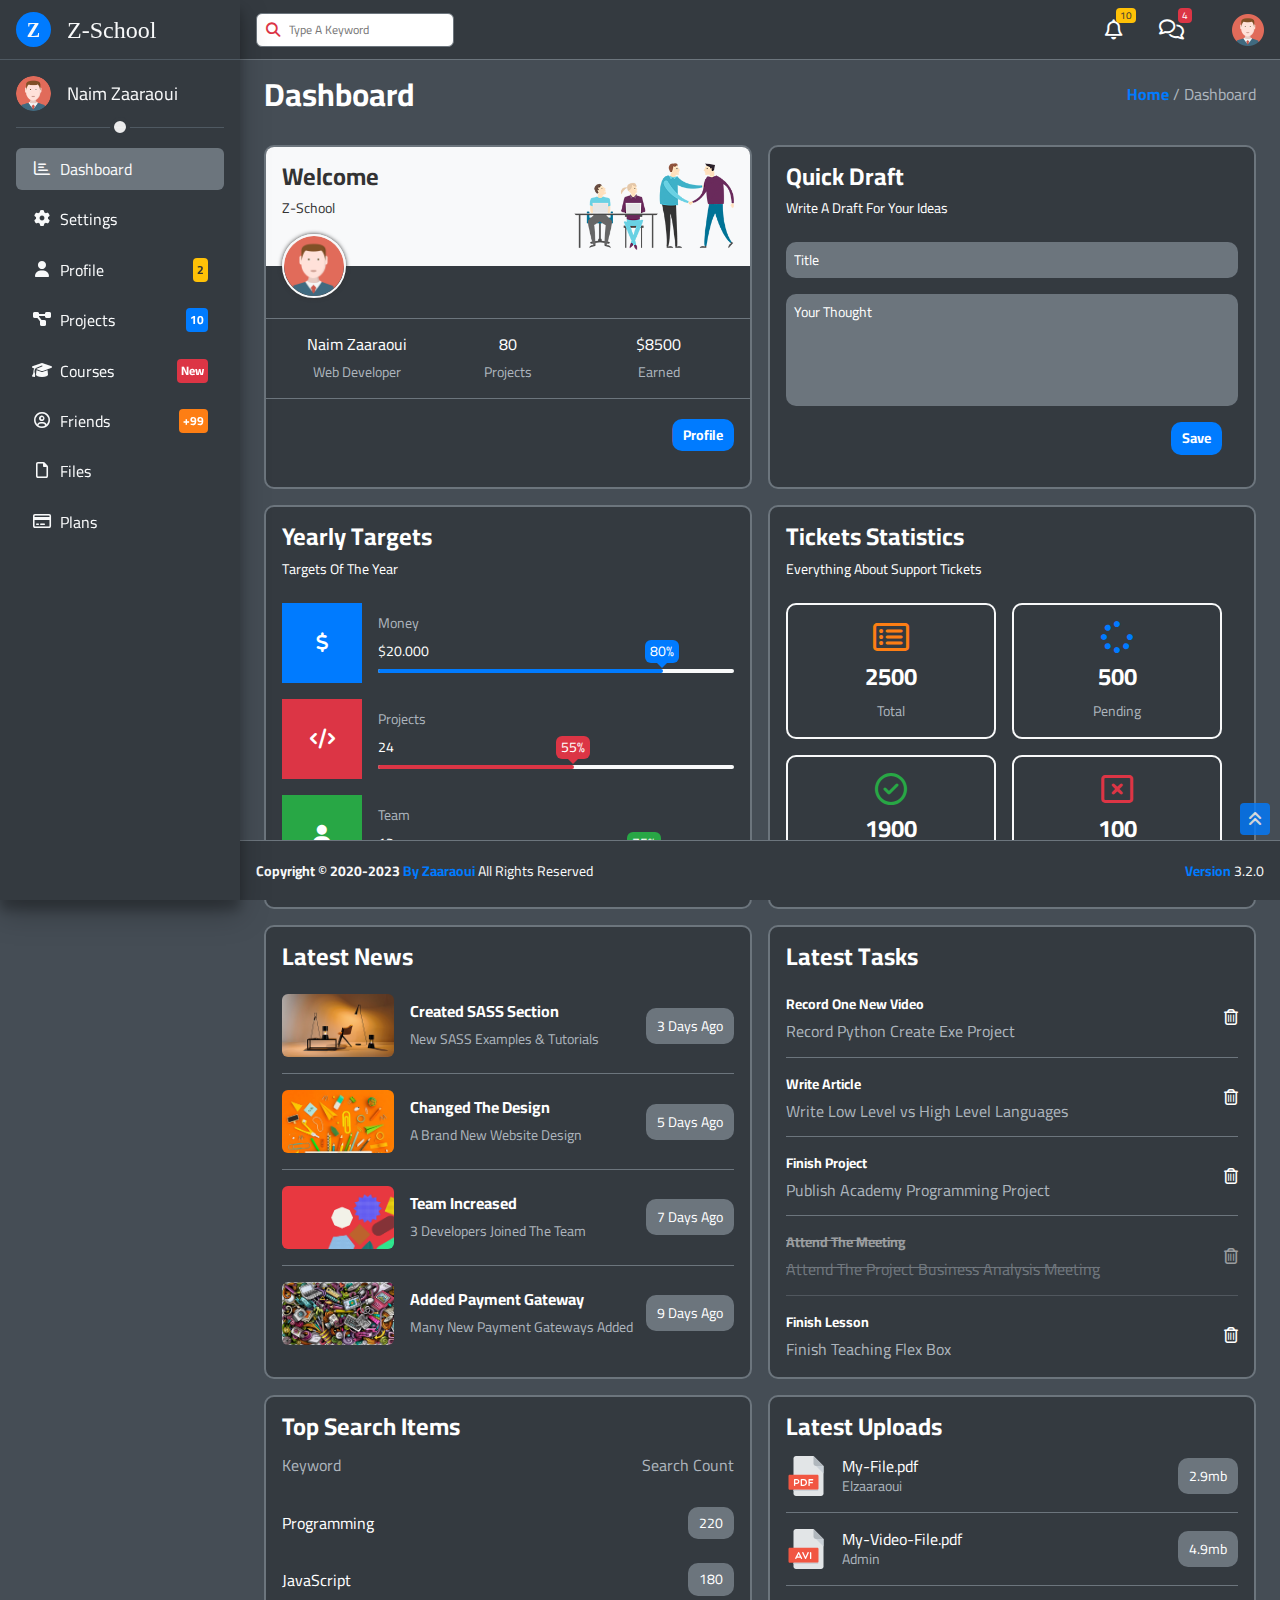
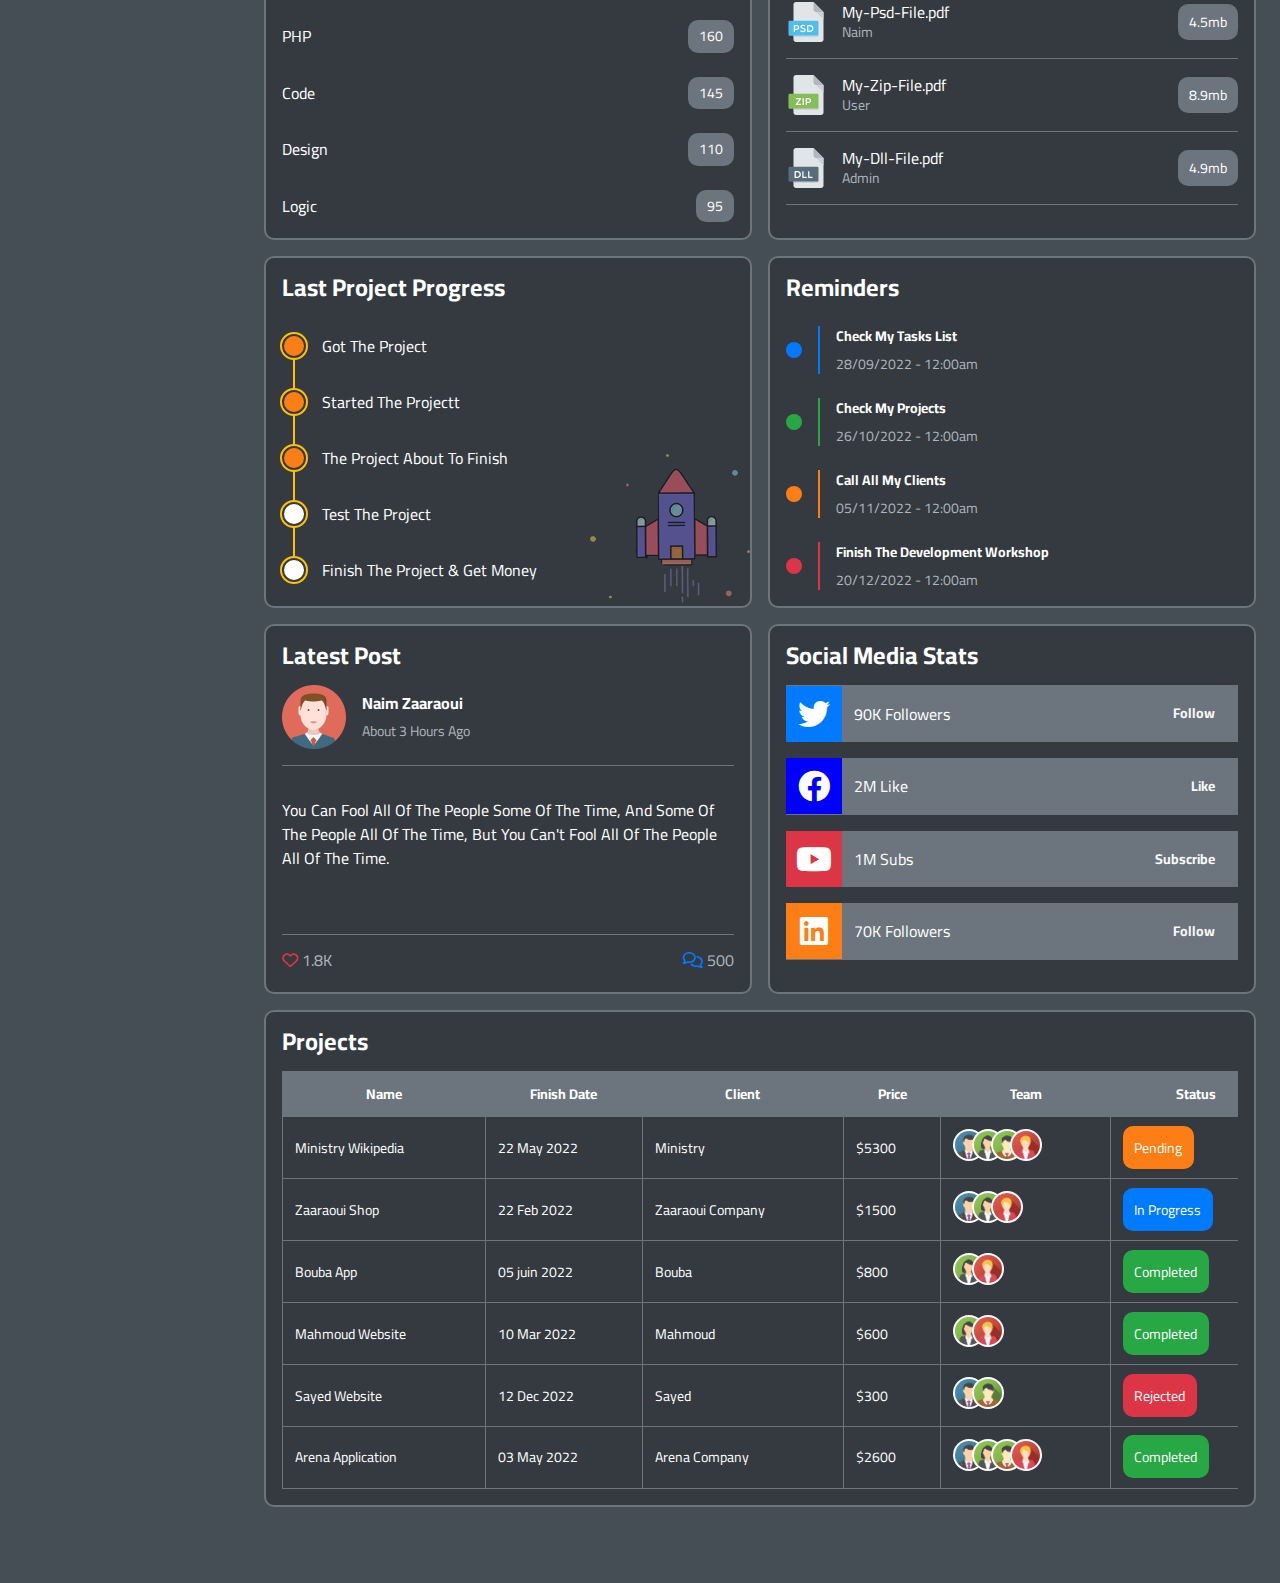
<file: index.html>
<!DOCTYPE html>
<html lang="en">

    <head>
        <meta charset="UTF-8">
        <meta http-equiv="X-UA-Compatible" content="IE=edge">
        <meta name="viewport" content="width=device-width, initial-scale=1.0">
        <meta name="description" content="Dashboard Website Template" />
        <title>Dashboard</title>
        <!-- Google Fonts -->
        <link rel="stylesheet" href="css/css2.css">
        <!-- Font Awesome Library -->
        <link rel="stylesheet" href="css/all.min.css">
        <!-- Render All Elements Normally -->
        <link rel="stylesheet" href="css/normalize.css">
        <!-- Framework CSS File -->
        <link rel="stylesheet" href="css/framework.css">
        <!-- Main CSS File -->
        <link rel="stylesheet" href="css/master.css">
    </head>

    <body>
        <div class="page flex">
            <aside class="main-sidebar bg-grey-dark p-fixed">
                <a href="index.html" class="logo flex items-center cursor-pointer px-4 py-3 border-b-1">
                    <span class="bg-blue text-light flex-center text-xl font-bold border-rad-50">Z</span>
                    <span class="hidden-mobile text-light text-xxl">Z-School</span>
                </a>
                <div class="sidebar p-4">
                    <div class="owner flex items-center pb-4 border-b-1 p-relative">
                        <img src="images/avatar.png" alt="owner" class="border-rad-50">
                        <span class="hidden-mobile text-lg text-light">Naim Zaaraoui</span>
                    </div>
                    <ul class="navigation my-5">
                        <li class="mb-2"><a href="index.html"
                                class="active flex px-4 py-3 border-rad-6 p-relative text-light justify-center-mobile px-2-mobile"><i
                                    class="fa-regular fa-chart-bar fa-fw mr-2-lg"></i>
                                <span class="hidden-mobile">Dashboard</span></a>
                        </li>
                        <li class="mb-2"><a href="Settings.html"
                                class="flex px-4 py-3 border-rad-6 p-relative text-light justify-center-mobile px-2-mobile"><i
                                    class="fa-solid fa-gear fa-fw mr-2-lg"></i>
                                <span class="hidden-mobile">Settings</span></a>
                        </li>
                        <li class="mb-2"><a href="Profile.html"
                                class="flex px-4 py-3 border-rad-6 p-relative text-light justify-center-mobile px-2-mobile"><i
                                    class="fa-solid fa-user fa-fw mr-2-lg"></i>
                                <span class="hidden-mobile">Profile</span> <span
                                    class="right hidden-mobile p-absolute bg-warning text-black border-rad-4 p-1 text-xs font-bold">2</span></a>
                        </li>
                        <li class="mb-2"><a href="Projects.html"
                                class="flex px-4 py-3 border-rad-6 p-relative text-light justify-center-mobile px-2-mobile"><i
                                    class="fa-solid fa-diagram-project fa-fw mr-2-lg"></i>
                                <span class="hidden-mobile">Projects</span><span
                                    class="right hidden-mobile p-absolute bg-blue text-white border-rad-4 p-1 text-xs font-bold">10</span></a>
                        </li>
                        <li class="mb-2"><a href="Courses.html"
                                class="flex px-4 py-3 border-rad-6 p-relative text-light justify-center-mobile px-2-mobile "><i
                                    class="fa-solid fa-graduation-cap fa-fw mr-2-lg"></i>
                                <span class="hidden-mobile">Courses</span><span
                                    class="right hidden-mobile p-absolute bg-red text-white border-rad-4 p-1 text-xs font-bold">New</span></a>
                        </li>
                        <li class="mb-2"><a href="Friends.html"
                                class="flex px-4 py-3 border-rad-6 p-relative text-light justify-center-mobile px-2-mobile"><i
                                    class="fa-regular fa-circle-user fa-fw mr-2-lg"></i>
                                <span class="hidden-mobile">Friends</span><span
                                    class="right hidden-mobile p-absolute bg-orange text-white border-rad-4 p-1 text-xs font-bold">+99</span></a>
                        </li>
                        <li class="mb-2"><a href="Files.html"
                                class="flex px-4 py-3 border-rad-6 p-relative text-light justify-center-mobile px-2-mobile"><i
                                    class="fa-regular fa-file fa-fw mr-2-lg"></i>
                                <span class="hidden-mobile">Files</span></a>
                        </li>
                        <li class="mb-2"><a href="Plans.html"
                                class="flex px-4 py-3 border-rad-6 p-relative text-light justify-center-mobile px-2-mobile"><i
                                    class="fa-regular fa-credit-card fa-fw mr-2-lg"></i>
                                <span class="hidden-mobile">Plans</span></a>
                        </li>

                    </ul>
                </div>
            </aside>
            <main class="main-content ml-16 overflow-hidden w-full">
                <!-- Start Header -->
                <header class="header ml-16 px-4 border-b-1 bg-grey-dark flex-between p-fixed" id="header">
                    <div class="search p-relative">
                        <input type="search" class="p-2 pl-8 caret-blue text-xs border-1 border-rad-6 hidden-mobile"
                            placeholder="Type A Keyword">
                    </div>
                    <div class="navbar account flex items-center gap-4">
                        <span class="notification p-relative">
                            <span class="bell p-relative mr-8 cursor-pointer"><i
                                    class="fa-regular fa-bell fa-lg"></i></span>
                            <span class="comment p-relative mr-8 cursor-pointer"><i
                                    class="far fa-comments fa-lg"></i></span>
                        </span>
                        <img src="images/avatar.png" alt="profile" class="cursor-pointer">
                    </div>
                </header>
                <!-- End Header -->
                <!-- Start Content -->
                <div class="content mx-4 mb-4 mx-1-mobile">
                    <div class="title py-4 mb-4 mx-2 flex-between gap-4 flex-column-mobile items-normal-mobile">
                        <h1 class="m-0 p-relative d-block w-fit">Dashboard</h1>
                        <span class="text-grey-light"><a href="Dashboard.html" class="text-blue font-bold">Home</a> /
                            Dashboard</span>
                    </div>
                    <!-- Start Wrapper Section -->
                    <div class="wrapper grid-2 gap-4 mx-2 grid-6-mobile gap-2-mobile">
                        <!-- Start Welcome Widget -->
                        <section class="welcome bg-grey-dark border-rad-10 border-2-gray overflow-hidden">
                            <div class="head flex-between p-4 bg-light text-black">
                                <div class="mb-6">
                                    <h2 class="m-0">Welcome</h2>
                                    <p class="text-sm text-grey-dark my-2">Z-School</p>
                                </div>
                                <img src="images/welcome.png" alt="welcome" class="hidden-mobile w-40">
                            </div>
                            <img src="images/avatar.png" alt="profile"
                                class="avatar block size-16 ml-4 border-light border-rad-50">
                            <div
                                class="info p-4 flex text-center my-5 border-t-1 border-b-1 flex-column-mobile gap-6-mobile">
                                <div class="flex-1">Naim Zaaraoui<span class="block text-grey-light text-sm mt-2">Web
                                        Developer</span></div>
                                <div class="flex-1">80<span class="block text-grey-light text-sm mt-2">Projects</span>
                                </div>
                                <div class="flex-1">$8500<span class="block text-grey-light text-sm mt-2">Earned</span>
                                </div>
                            </div>
                            <a href="Profile.html"
                                class="link full-b trans-03 over-h block btn-shape bg-blue text-white font-bold mr-4 mb-4 ml-auto ">Profile</a>
                        </section>
                        <!-- End Welcome Widget -->
                        <!-- Start Quick Draft Widget -->
                        <section class="draft bg-grey-dark p-4 border-rad-10 border-2-gray">
                            <div class="head">
                                <h2 class="m-0">Quick Draft</h2>
                                <p class="text-sm text-grey-dark mt-2 mb-6">Write A Draft For Your Ideas</p>
                            </div>
                            <form action="post" class="flex flex-column gap-4">
                                <input type="text" name="title"
                                    class="input bg-gray text-white border-rad-10 p-2 text-sm border-none"
                                    placeholder="Title">
                                <textarea name="thought" id="thought"
                                    class="input bg-gray text-white border-rad-10 p-2 text-sm border-none resize-none"
                                    placeholder="Your Thought"></textarea>
                                <input type="submit"
                                    class="input full-b trans-03 over-h btn-shape bg-blue text-white font-bold border-none mr-4 mb-4 ml-auto cursor-pointer"
                                    value="Save">
                            </form>
                        </section>
                        <!-- End Quick Draft Widget -->
                        <!-- Start Targets Widget -->
                        <section class="targets bg-grey-dark p-4 border-rad-10 border-2-gray">
                            <div class="head">
                                <h2 class="m-0">Yearly Targets</h2>
                                <p class="text-sm text-grey-dark mt-2 mb-6">Targets Of The Year</p>
                            </div>
                            <div class="target-holder">
                                <div class="target-row money flex items-center mb-4">
                                    <div class="icon flex-center mr-4 bg-blue size-20">
                                        <i class="fa-solid fa-dollar-sign fa-lg text-white"></i>
                                    </div>
                                    <div class="info flex-1 text-sm">
                                        <span class="target text-grey-light block">Money</span>
                                        <span class="block mt-2 mb-2">$20.000</span>
                                        <div class="level bg-light border-rad-10">
                                            <span style="width: 80%"
                                                class="block h-full border-rad-10 bg-blue p-relative"><span
                                                    class="block w-fit bg-blue text-white border-rad-6 text-sm p-absolute">80%</span></span>
                                        </div>
                                    </div>
                                </div>
                                <div class="target-row projects flex items-center mb-4">
                                    <div class="icon flex-center mr-4 bg-red size-20">
                                        <i class="fa-solid fa-code fa-lg text-white"></i>
                                    </div>
                                    <div class="info flex-1 text-sm">
                                        <span class="target text-grey-light block">Projects</span>
                                        <span class="block mt-2 mb-2">24</span>
                                        <div class="level bg-light border-rad-10">
                                            <span style="width: 55%"
                                                class="block h-full border-rad-10  bg-red p-relative"><span
                                                    class="block w-fit bg-red text-white border-rad-6 text-sm p-absolute">55%</span></span>
                                        </div>
                                    </div>
                                </div>
                                <div class="target-row team flex items-center mb-4">
                                    <div class="icon flex-center mr-4 bg-green size-20">
                                        <i class="fa-solid fa-user fa-lg text-white"></i>
                                    </div>
                                    <div class="info flex-1 text-sm">
                                        <span class="target text-grey-light block">Team</span>
                                        <span class="block mt-2 mb-2">12</span>
                                        <div class="level bg-light border-rad-10">
                                            <span style="width: 75%"
                                                class="block h-full border-rad-10  bg-green p-relative"><span
                                                    class="block w-fit bg-green text-white border-rad-6 text-sm p-absolute">75%</span></span>
                                        </div>
                                    </div>
                                </div>
                            </div>
                        </section>
                        <!-- End Targets Widget -->
                        <!-- Start Tickets Widget -->
                        <section class="tickets bg-grey-dark p-4 border-rad-10 border-2-gray">
                            <div class="head">
                                <h2 class="m-0">Tickets Statistics</h2>
                                <p class="text-sm text-grey-dark mt-2 mb-6">Everything About Support Tickets</p>
                            </div>
                            <div class="info flex flex-wrap gap-4 flex-column-mobile">
                                <div
                                    class="box flex flex-column items-center p-4 border-rad-10 gap-2 border-light hover-bg-black transition cursor-pointer">
                                    <i class="fa-regular fa-rectangle-list fa-2x text-orange"></i>
                                    <span class="font-bold text-xxl">2500</span>
                                    <span class="text-sm text-grey-light">Total</span>
                                </div>
                                <div
                                    class="box flex flex-column items-center p-4 border-rad-10 gap-2 border-light hover-bg-black transition cursor-pointer">
                                    <i class="fa-solid fa-spinner fa-2x text-blue"></i>
                                    <span class="font-bold text-xxl">500</span>
                                    <span class="text-sm text-grey-light">Pending</span>
                                </div>
                                <div
                                    class="box flex flex-column items-center p-4 border-rad-10 gap-2 border-light hover-bg-black transition cursor-pointer">
                                    <i class="fa-regular fa-circle-check fa-2x text-green"></i>
                                    <span class="font-bold text-xxl">1900</span>
                                    <span class="text-sm text-grey-light">Closed</span>
                                </div>
                                <div
                                    class="box flex flex-column items-center p-4 border-rad-10 gap-2 border-light hover-bg-black transition cursor-pointer">
                                    <i class="fa-regular fa-rectangle-xmark fa-2x text-red"></i>
                                    <span class="font-bold text-xxl">100</span>
                                    <span class="text-sm text-grey-light">Deleted</span>
                                </div>
                            </div>
                        </section>
                        <!-- End Tickets Widget -->
                        <!-- Start Latest News Widget -->
                        <section class="news bg-grey-dark p-4 border-rad-10 border-2-gray">
                            <div class="head">
                                <h2 class="m-0 mb-6">Latest News</h2>
                            </div>
                            <div>
                                <div
                                    class="box flex-between pb-4 mb-4 border-b-1 flex-column-mobile text-center-mobile">
                                    <div class="info flex-center flex-column-mobile gap-4">
                                        <img src="images/news-01.png" alt="news" class="border-rad-6">
                                        <div class="text">
                                            <h4>Created SASS Section</h4>
                                            <p class="mt-2 text-grey-light text-sm">New SASS Examples & Tutorials</p>
                                        </div>
                                    </div>
                                    <span class="text-sm btn-shape bg-gray mt-2-mobile">3 Days Ago</span>
                                </div>
                                <div
                                    class="box flex-between pb-4 mb-4 border-b-1 flex-column-mobile text-center-mobile">
                                    <div class="info flex-center flex-column-mobile gap-4">
                                        <img src="images/news-02.png" alt="news" class="border-rad-6">
                                        <div class="text">
                                            <h4>Changed The Design</h4>
                                            <p class="mt-2 text-grey-light text-sm">A Brand New Website Design</p>
                                        </div>
                                    </div>
                                    <span class="text-sm btn-shape bg-gray mt-2-mobile">5 Days Ago</span>
                                </div>
                                <div
                                    class="box flex-between pb-4 mb-4 border-b-1 flex-column-mobile text-center-mobile">
                                    <div class="info flex-center flex-column-mobile gap-4">
                                        <img src="images/news-03.png" alt="news" class="border-rad-6">
                                        <div class="text">
                                            <h4>Team Increased</h4>
                                            <p class="mt-2 text-grey-light text-sm">3 Developers Joined The Team</p>
                                        </div>
                                    </div>
                                    <span class="text-sm btn-shape bg-gray mt-2-mobile">7 Days Ago</span>
                                </div>
                                <div class="box flex-between pb-4 flex-column-mobile text-center-mobile">
                                    <div class="info flex-center flex-column-mobile gap-4">
                                        <img src="images/news-04.png" alt="news" class="border-rad-6">
                                        <div class="text">
                                            <h4>Added Payment Gateway</h4>
                                            <p class="mt-2 text-grey-light text-sm">Many New Payment Gateways Added</p>
                                        </div>
                                    </div>
                                    <span class="text-sm btn-shape bg-gray mt-2-mobile">9 Days Ago</span>
                                </div>
                            </div>
                        </section>
                        <!-- End Latest News Widget -->
                        <!-- Start Latest Tasks Widget -->
                        <section class="tasks bg-grey-dark p-4 border-rad-10 border-2-gray">
                            <div class="head">
                                <h2 class="m-0 mb-6">Latest Tasks</h2>
                            </div>
                            <div>
                                <div class="box flex-between border-b-1 pb-4 mb-4">
                                    <div class="text">
                                        <h4 class="text-sm">Record One New Video</h4>
                                        <p class="text-grey-light mt-2">Record Python Create Exe Project</p>
                                    </div>
                                    <i
                                        class="fa-regular fa-trash-can delete cursor-pointer hover-txt-red transition"></i>
                                </div>
                                <div class="box flex-between border-b-1 pb-4 mb-4">
                                    <div class="text">
                                        <h4 class="text-sm">Write Article</h4>
                                        <p class="text-grey-light mt-2">Write Low Level vs High Level Languages</p>
                                    </div>
                                    <i
                                        class="fa-regular fa-trash-can delete cursor-pointer hover-txt-red transition"></i>
                                </div>
                                <div class="box flex-between border-b-1 pb-4 mb-4">
                                    <div class="text">
                                        <h4 class="text-sm">Finish Project</h4>
                                        <p class="text-grey-light mt-2">Publish Academy Programming Project</p>
                                    </div>
                                    <i
                                        class="fa-regular fa-trash-can delete cursor-pointer hover-txt-red transition"></i>
                                </div>
                                <div class="box done flex-between border-b-1 pb-4 mb-4 opacity-50">
                                    <div class="text">
                                        <h4 class="text-sm line-through">Attend The Meeting</h4>
                                        <p class="text-grey-light mt-2 line-through">Attend The Project Business
                                            Analysis Meeting</p>
                                    </div>
                                    <i
                                        class="fa-regular fa-trash-can delete cursor-pointer hover-txt-red transition"></i>
                                </div>
                                <div class="box flex-between">
                                    <div class="text">
                                        <h4 class="text-sm">Finish Lesson</h4>
                                        <p class="text-grey-light mt-2">Finish Teaching Flex Box</p>
                                    </div>
                                    <i
                                        class="fa-regular fa-trash-can delete cursor-pointer hover-txt-red transition"></i>
                                </div>
                            </div>
                        </section>
                        <!-- End Latest Tasks Widget -->
                        <!-- Start Top Search Widget -->
                        <section class="srch-items bg-grey-dark p-4 border-rad-10 border-2-gray">
                            <div class="head">
                                <h2 class="m-0 mb-4">Top Search Items</h2>
                            </div>
                            <div>
                                <div class="item-head flex-between text-grey-light pb-4 mb-4">
                                    <span>Keyword</span>
                                    <span>Search Count</span>
                                </div>
                                <div class="item flex-between pb-3 mb-3 ">
                                    <span>Programming</span>
                                    <span class="block btn-shape bg-gray">220</span>
                                </div>
                                <div class="item flex-between pb-3 mb-3">
                                    <span>JavaScript</span>
                                    <span class="block btn-shape bg-gray">180</span>
                                </div>
                                <div class="item flex-between pb-3 mb-3">
                                    <span>PHP</span>
                                    <span class="block btn-shape bg-gray">160</span>
                                </div>
                                <div class="item flex-between pb-3 mb-3">
                                    <span>Code</span>
                                    <span class="block btn-shape bg-gray">145</span>
                                </div>
                                <div class="item flex-between pb-3 mb-3">
                                    <span>Design</span>
                                    <span class="block btn-shape bg-gray">110</span>
                                </div>
                                <div class="item flex-between">
                                    <span>Logic</span>
                                    <span class="block btn-shape bg-gray">95</span>
                                </div>
                            </div>
                        </section>
                        <!-- End Top Search Widget -->
                        <!-- Start Latest Uploads Widget -->
                        <section class="uploads bg-grey-dark p-4 border-rad-10 border-2-gray">
                            <div class="head">
                                <h2 class="m-0 mb-4">Latest Uploads</h2>
                            </div>
                            <div>
                                <div class="box flex-between pb-4 mb-4 border-b-1">
                                    <div class="info flex-center gap-4">
                                        <img src="images/pdf.svg" alt="pdf" class="size-10">
                                        <div class="text">
                                            <span class="block">My-File.pdf</span>
                                            <span class="block text-grey-light text-sm">Elzaaraoui</span>
                                        </div>
                                    </div>
                                    <span class="text-sm btn-shape bg-gray">2.9mb</span>
                                </div>
                                <div class="box flex-between pb-4 mb-4 border-b-1">
                                    <div class="info flex-center gap-4">
                                        <img src="images/avi.svg" alt="avi" class="size-10">
                                        <div class="text">
                                            <span class="block">My-Video-File.pdf</span>
                                            <span class="block text-grey-light text-sm">Admin</span>
                                        </div>
                                    </div>
                                    <span class="text-sm btn-shape bg-gray">4.9mb</span>
                                </div>
                                <div class="box flex-between pb-4 mb-4 border-b-1">
                                    <div class="info flex-center gap-4">
                                        <img src="images/psd.svg" alt="psd" class="size-10">
                                        <div class="text">
                                            <span class="block">My-Psd-File.pdf</span>
                                            <span class="block text-grey-light text-sm">Naim</span>
                                        </div>
                                    </div>
                                    <span class="text-sm btn-shape bg-gray">4.5mb</span>
                                </div>
                                <div class="box flex-between pb-4 mb-4 border-b-1">
                                    <div class="info flex-center gap-4">
                                        <img src="images/zip.svg" alt="zip" class="size-10">
                                        <div class="text">
                                            <span class="block">My-Zip-File.pdf</span>
                                            <span class="block text-grey-light text-sm">User</span>
                                        </div>
                                    </div>
                                    <span class="text-sm btn-shape bg-gray">8.9mb</span>
                                </div>
                                <div class="box flex-between pb-4 mb-4 border-b-1">
                                    <div class="info flex-center gap-4">
                                        <img src="images/dll.svg" alt="dll" class="size-10">
                                        <div class="text">
                                            <span class="block">My-Dll-File.pdf</span>
                                            <span class="block text-grey-light text-sm">Admin</span>
                                        </div>
                                    </div>
                                    <span class="text-sm btn-shape bg-gray">4.9mb</span>
                                </div>
                            </div>
                        </section>
                        <!-- End Latest Uploads Widget -->
                        <!-- Start Last Project Widget -->
                        <section class="last-project bg-grey-dark p-4 border-rad-10 border-2-gray p-relative">
                            <div class="head">
                                <h2 class="m-0 mb-4">Last Project Progress</h2>
                            </div>
                            <ul class="p-relative">
                                <li class="done p-relative flex items-center mt-8">Got The Project</li>
                                <li class="done p-relative flex items-center mt-8">Started The Projectt</li>
                                <li class="done p-relative flex items-center mt-8">The Project About To Finish</li>
                                <li class="current p-relative flex items-center mt-8">Test The Project</li>
                                <li class="p-relative flex items-center mt-8">Finish The Project & Get Money
                                </li>
                            </ul>
                            <img src="images/project.png" alt="project"
                                class="p-absolute w-40 opacity-50 hidden-mobile">

                            <!-- End Last Project Widget -->
                        </section>
                        <!-- End Last Project Widget -->
                        <!-- Start Reminders Widget -->
                        <section class="reminders bg-grey-dark p-4 border-rad-10 border-2-gray">
                            <div class="head">
                                <h2 class="m-0 mb-4">Reminders</h2>
                            </div>
                            <div>
                                <div class="box flex items-center mt-6">
                                    <span class="block size-4 bg-blue mr-4 border-rad-50"></span>
                                    <div class="text text-sm pl-4 border-l-2">
                                        <h4>Check My Tasks List</h4>
                                        <p class="text-grey-light mt-2">28/09/2022 - 12:00am</p>
                                    </div>
                                </div>
                                <div class="box flex items-center mt-6">
                                    <span class="block size-4 bg-green mr-4 border-rad-50"></span>
                                    <div class="text text-sm pl-4 border-l-2">
                                        <h4>Check My Projects</h4>
                                        <p class="text-grey-light mt-2">26/10/2022 - 12:00am</p>
                                    </div>
                                </div>
                                <div class="box flex items-center mt-6">
                                    <span class="block size-4 bg-orange mr-4 border-rad-50"></span>
                                    <div class="text text-sm pl-4 border-l-2">
                                        <h4>Call All My Clients</h4>
                                        <p class="text-grey-light mt-2">05/11/2022 - 12:00am</p>
                                    </div>
                                </div>
                                <div class="box flex items-center mt-6">
                                    <span class="block size-4 bg-red mr-4 border-rad-50"></span>
                                    <div class="text text-sm pl-4 border-l-2">
                                        <h4>Finish The Development Workshop</h4>
                                        <p class="text-grey-light mt-2">20/12/2022 - 12:00am</p>
                                    </div>
                                </div>
                            </div>
                        </section>
                        <!-- End Reminders Widget -->
                        <!-- Start Latest Post -->
                        <section class="latest-post bg-grey-dark p-4 border-rad-10 border-2-gray mb-4 mb-0-mobile">
                            <h2 class="m-0 mb-4">Latest Post</h2>
                            <div class="info flex items-center">
                                <img src="images/avatar.png" alt="post" class="size-16 mr-4">
                                <div class="text">
                                    <h4>Naim Zaaraoui</h4>
                                    <p class="text-grey-light text-sm mt-2">About 3 Hours Ago</p>
                                </div>
                            </div>
                            <p class="mt-4 mb-4 pt-8 pb-16 text-base border-b-1 border-t-1 text-center-mobile">
                                You Can
                                Fool All
                                Of
                                The People
                                Some Of
                                The
                                Time, And Some
                                Of The People All Of The Time,
                                But You Can't Fool All Of The People All Of The Time.</p>
                            <div class="react flex-between">
                                <div class="like">
                                    <i class="fa-regular fa-heart text-red"></i>
                                    <span class="text-grey-light">1.8K</span>
                                </div>
                                <div class="comment">
                                    <i class="fa-regular fa-comments text-blue"></i>
                                    <span class="text-grey-light">500</span>
                                </div>
                            </div>
                        </section>
                        <!-- End Latest Post -->
                        <!-- Start Stats Widget -->
                        <section class="stats bg-grey-dark p-4 border-rad-10 border-2-gray mb-4">
                            <h2 class="m-0 mb-4">Social Media Stats</h2>
                            <div>
                                <div class="box twitter flex items-center mb-4 bg-gray">
                                    <i
                                        class="fa-brands fa-twitter fa-2x p-3 bg-blue text-white flex-center transition"></i>
                                    <div class="info p-3 flex-between flex-1">
                                        <span class="block">90K Followers</span>
                                        <a href="#follow"
                                            class="btn-shape text-light font-bold w-fit hvr-blue trans-03">Follow</a>
                                    </div>
                                </div>
                                <div class="box facebook flex items-center mb-4 bg-gray">
                                    <i
                                        class="fa-brands fa-facebook fa-2x p-3 bg-blue-alt text-white flex-center transition"></i>
                                    <div class="info p-3 flex-between flex-1">
                                        <span class="block">2M Like</span>
                                        <a href="#like"
                                            class="btn-shape text-light font-bold w-fit hvr-blue-alt trans-03">Like</a>
                                    </div>
                                </div>
                                <div class="box youtube flex items-center mb-4 bg-gray">
                                    <i
                                        class="fa-brands fa-youtube fa-2x p-3 bg-red text-white flex-center transition"></i>
                                    <div class="info p-3 flex-between flex-1">
                                        <span class="block">1M Subs</span>
                                        <a href="#subscribe"
                                            class="btn-shape text-light font-bold w-fit hvr-red trans-03">Subscribe</a>
                                    </div>
                                </div>
                                <div class="box linkedin flex items-center mb-4 bg-gray">
                                    <i
                                        class="fa-brands fa-linkedin fa-2x p-3 bg-orange text-white flex-center transition"></i>
                                    <div class="info p-3 flex-between flex-1">
                                        <span class="block">70K Followers</span>
                                        <a href="#follow"
                                            class="btn-shape text-light font-bold w-fit hvr-orange trans-03">Follow</a>
                                    </div>
                                </div>
                            </div>
                        </section>
                        <!-- End Stats Widget -->
                    </div>
                    <!-- End Wrapper Section-->
                    <!-- Start Projects Section -->
                    <section class="project bg-grey-dark p-4 mx-2 border-rad-10 border-2-gray">
                        <h2 class="m-0 mb-4">Projects</h2>
                        <div class="responsive-table">
                            <table class="text-sm w-full border-none">
                                <thead class="bg-gray">
                                    <tr>
                                        <th class="p-3 border-1">Name</th>
                                        <th class="p-3 border-1">Finish Date</th>
                                        <th class="p-3 border-1">Client</th>
                                        <th class="p-3 border-1">Price</th>
                                        <th class="p-3 border-1">Team</th>
                                        <th class="p-3 border-1">Status</th>
                                    </tr>
                                </thead>
                                <tbody>
                                    <tr>
                                        <td class="p-3 border-1 transition">Ministry Wikipedia</td>
                                        <td class="p-3 border-1 transition">22 May 2022</td>
                                        <td class="p-3 border-1 transition">Ministry</td>
                                        <td class="p-3 border-1 transition">$5300</td>
                                        <td class="p-3 border-1 transition">
                                            <img src="images/team-01.png" alt="team" class="border-rad-50 bg-white">
                                            <img src="images/team-02.png" alt="team" class="border-rad-50 bg-white">
                                            <img src="images/team-03.png" alt="team" class="border-rad-50 bg-white">
                                            <img src="images/team-05.png" alt="team" class="border-rad-50 bg-white">
                                        </td>
                                        <td class="p-3 border-1 transition">
                                            <span class="btn-shape text-white bg-orange">Pending</span>
                                        </td>
                                    </tr>
                                    <tr>
                                        <td class="p-3 border-1 transition">Zaaraoui Shop</td>
                                        <td class="p-3 border-1 transition">22 Feb 2022</td>
                                        <td class="p-3 border-1 transition">Zaaraoui Company</td>
                                        <td class="p-3 border-1 transition">$1500</td>
                                        <td class="p-3 border-1 transition">
                                            <img src="images/team-01.png" alt="team" class="border-rad-50 bg-white">
                                            <img src="images/team-02.png" alt="team" class="border-rad-50 bg-white">
                                            <img src="images/team-05.png" alt="team" class="border-rad-50 bg-white">
                                        </td>
                                        <td class="p-3 border-1 transition">
                                            <span class="btn-shape text-white bg-blue">In Progress</span>
                                        </td>
                                    </tr>
                                    <tr>
                                        <td class="p-3 border-1 transition">Bouba App</td>
                                        <td class="p-3 border-1 transition">05 juin 2022</td>
                                        <td class="p-3 border-1 transition">Bouba</td>
                                        <td class="p-3 border-1 transition">$800</td>
                                        <td class="p-3 border-1 transition">
                                            <img src="images/team-02.png" alt="team" class="border-rad-50 bg-white">
                                            <img src="images/team-05.png" alt="team" class="border-rad-50 bg-white">
                                        </td>
                                        <td class="p-3 border-1 transition">
                                            <span class="btn-shape text-white bg-green">Completed</span>
                                        </td>
                                    </tr>
                                    <tr>
                                        <td class="p-3 border-1 transition">Mahmoud Website</td>
                                        <td class="p-3 border-1 transition">10 Mar 2022</td>
                                        <td class="p-3 border-1 transition">Mahmoud</td>
                                        <td class="p-3 border-1 transition">$600</td>
                                        <td class="p-3 border-1 transition">
                                            <img src="images/team-02.png" alt="team" class="border-rad-50 bg-white">
                                            <img src="images/team-05.png" alt="team" class="border-rad-50 bg-white">
                                        </td>
                                        <td class="p-3 border-1 transition">
                                            <span class="btn-shape text-white bg-green">Completed</span>
                                        </td>
                                    </tr>
                                    <tr>
                                        <td class="p-3 border-1 transition">Sayed Website</td>
                                        <td class="p-3 border-1 transition">12 Dec 2022</td>
                                        <td class="p-3 border-1 transition">Sayed</td>
                                        <td class="p-3 border-1 transition">$300</td>
                                        <td class="p-3 border-1 transition">
                                            <img src="images/team-01.png" alt="team" class="border-rad-50 bg-white">
                                            <img src="images/team-03.png" alt="team" class="border-rad-50 bg-white">
                                        </td>
                                        <td class="p-3 border-1 transition">
                                            <span class="btn-shape text-white bg-red">Rejected</span>
                                        </td>
                                    </tr>
                                    <tr>
                                        <td class="p-3 border-1 transition">Arena Application</td>
                                        <td class="p-3 border-1 transition">03 May 2022</td>
                                        <td class="p-3 border-1 transition">Arena Company</td>
                                        <td class="p-3 border-1 transition">$2600</td>
                                        <td class="p-3 border-1 transition">
                                            <img src="images/team-01.png" alt="team" class="border-rad-50 bg-white">
                                            <img src="images/team-02.png" alt="team" class="border-rad-50 bg-white">
                                            <img src="images/team-03.png" alt="team" class="border-rad-50 bg-white">
                                            <img src="images/team-05.png" alt="team" class="border-rad-50 bg-white">
                                        </td>
                                        <td class="p-3 border-1 transition">
                                            <span class="btn-shape text-white bg-green">Completed</span>
                                        </td>
                                    </tr>
                                </tbody>
                            </table>
                        </div>
                    </section>
                    <!-- End Projects Section -->
                </div>
                <!-- End Content -->
                <!-- Start Footer -->
                <footer
                    class="footer text-light text-sm ml-16 px-4 border-t-1 bg-grey-dark flex-between p-fixed text-center-mobile">
                    <p class="copyright">
                        <span class="font-bold">Copyright &copy; 2020-2023</span>
                        <span class="font-bold text-blue">By Zaaraoui</span>
                        All Rights Reserved
                    </p>
                    <span class="version hidden-mobile">
                        <span class="font-bold text-blue">Version</span> 3.2.0
                    </span>
                </footer>
                <!-- End Footer -->
                <a href="#top" title="Back To Top"
                    class="up-button p-fixed right-10 border-rad-4 bg-blue text-light p-2 flex-center cursor-pointer"><i
                        class="fa-solid fa-angles-up"></i></a>
            </main>
        </div>
    </body>

</html>
</file>
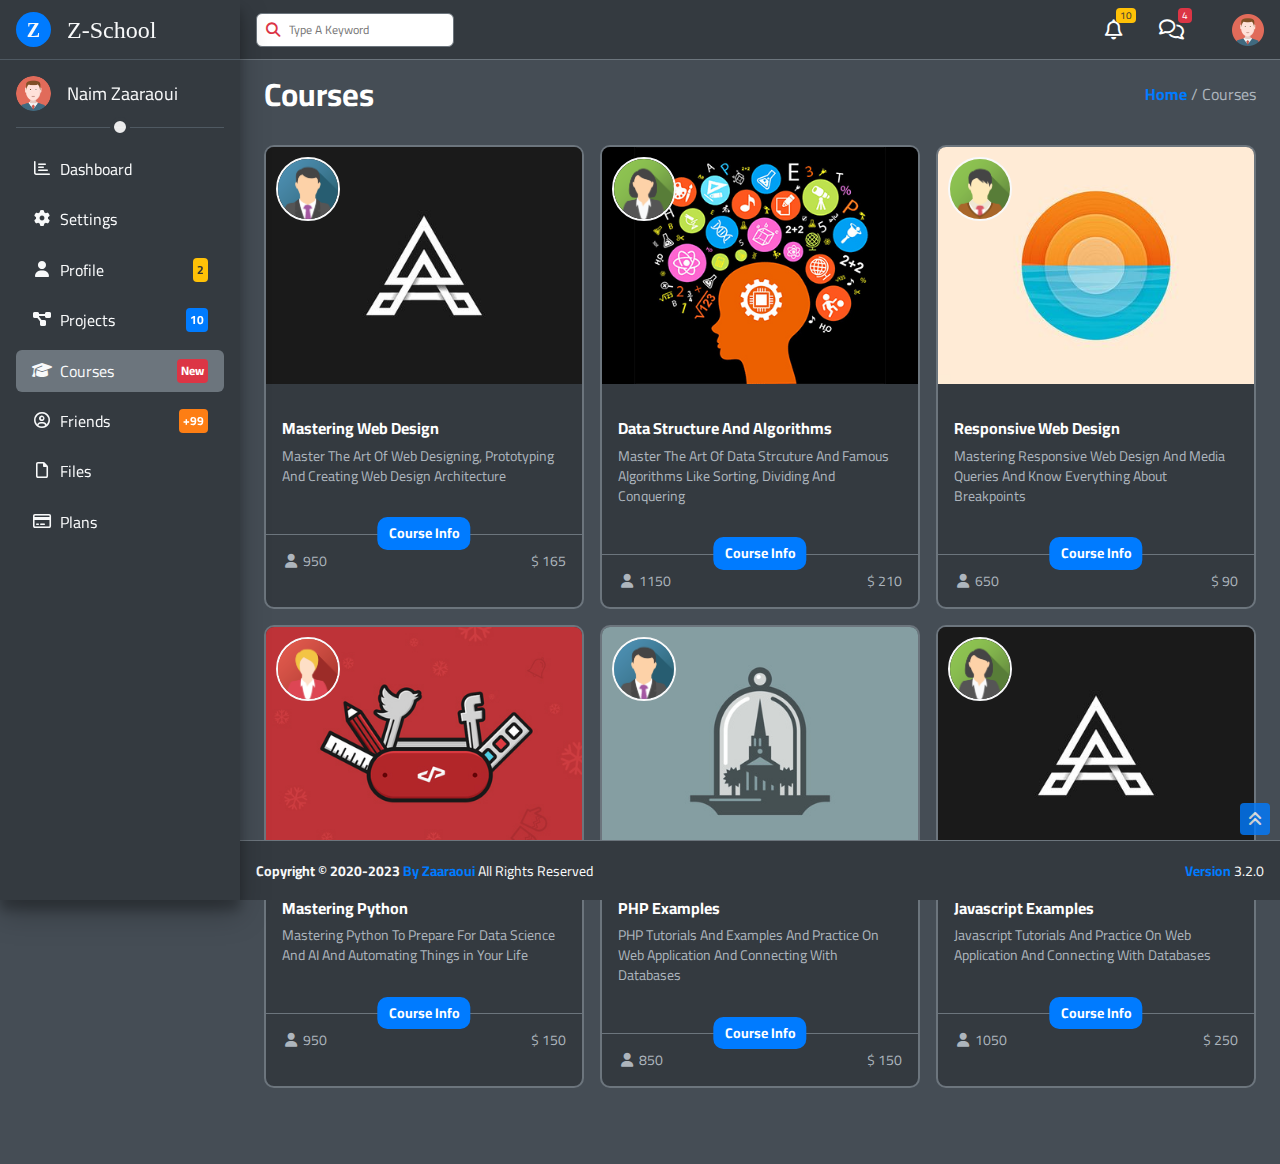
<file: Courses.html>
<!DOCTYPE html>
<html lang="en">

    <head>
        <meta charset="UTF-8">
        <meta http-equiv="X-UA-Compatible" content="IE=edge">
        <meta name="viewport" content="width=device-width, initial-scale=1.0">
        <meta name="description" content="Dashboard Website Template" />
        <title>Courses</title>
        <!-- Google Fonts -->
        <link rel="stylesheet" href="css/css2.css">
        <!-- Font Awesome Library -->
        <link rel="stylesheet" href="css/all.min.css">
        <!-- Render All Elements Normally -->
        <link rel="stylesheet" href="css/normalize.css">
        <!-- Framework CSS File -->
        <link rel="stylesheet" href="css/framework.css">
        <!-- Main CSS File -->
        <link rel="stylesheet" href="css/master.css">
    </head>

    <body>
        <div class="page flex">
            <aside class="main-sidebar bg-grey-dark p-fixed">
                <a href="Dashboard.html" class="logo flex items-center cursor-pointer px-4 py-3 border-b-1">
                    <span class="bg-blue text-light flex-center text-xl font-bold border-rad-50">Z</span>
                    <span class="hidden-mobile text-light text-xxl">Z-School</span>
                </a>
                <div class="sidebar p-4">
                    <div class="owner flex items-center pb-4 border-b-1 p-relative">
                        <img src="images/avatar.png" alt="" class="border-rad-50">
                        <span class="hidden-mobile text-lg text-light">Naim Zaaraoui</span>
                    </div>
                    <ul class="navigation my-5">
                        <li class="mb-2"><a href="Dashboard.html"
                                class="flex px-4 py-3 border-rad-6 p-relative text-light justify-center-mobile px-2-mobile"><i
                                    class="fa-regular fa-chart-bar fa-fw mr-2-lg"></i>
                                <span class="hidden-mobile">Dashboard</span></a>
                        </li>
                        <li class="mb-2"><a href="Settings.html"
                                class="flex px-4 py-3 border-rad-6 p-relative text-light justify-center-mobile px-2-mobile"><i
                                    class="fa-solid fa-gear fa-fw mr-2-lg"></i>
                                <span class="hidden-mobile">Settings</span></a>
                        </li>
                        <li class="mb-2"><a href="Profile.html"
                                class="flex px-4 py-3 border-rad-6 p-relative text-light justify-center-mobile px-2-mobile"><i
                                    class="fa-solid fa-user fa-fw mr-2-lg"></i>
                                <span class="hidden-mobile">Profile</span> <span
                                    class="right hidden-mobile p-absolute bg-warning text-black border-rad-4 p-1 text-xs font-bold">2</span></a>
                        </li>
                        <li class="mb-2"><a href="Projects.html"
                                class="flex px-4 py-3 border-rad-6 p-relative text-light justify-center-mobile px-2-mobile"><i
                                    class="fa-solid fa-diagram-project fa-fw mr-2-lg"></i>
                                <span class="hidden-mobile">Projects</span><span
                                    class="right hidden-mobile p-absolute bg-blue text-white border-rad-4 p-1 text-xs font-bold">10</span></a>
                        </li>
                        <li class="mb-2"><a href="Courses.html"
                                class="active flex px-4 py-3 border-rad-6 p-relative text-light justify-center-mobile px-2-mobile "><i
                                    class="fa-solid fa-graduation-cap fa-fw mr-2-lg"></i>
                                <span class="hidden-mobile">Courses</span><span
                                    class="right hidden-mobile p-absolute bg-red text-white border-rad-4 p-1 text-xs font-bold">New</span></a>
                        </li>
                        <li class="mb-2"><a href="Friends.html"
                                class="flex px-4 py-3 border-rad-6 p-relative text-light justify-center-mobile px-2-mobile"><i
                                    class="fa-regular fa-circle-user fa-fw mr-2-lg"></i>
                                <span class="hidden-mobile">Friends</span><span
                                    class="right hidden-mobile p-absolute bg-orange text-white border-rad-4 p-1 text-xs font-bold">+99</span></a>
                        </li>
                        <li class="mb-2"><a href="Files.html"
                                class="flex px-4 py-3 border-rad-6 p-relative text-light justify-center-mobile px-2-mobile"><i
                                    class="fa-regular fa-file fa-fw mr-2-lg"></i>
                                <span class="hidden-mobile">Files</span></a>
                        </li>
                        <li class="mb-2"><a href="Plans.html"
                                class="flex px-4 py-3 border-rad-6 p-relative text-light justify-center-mobile px-2-mobile"><i
                                    class="fa-regular fa-credit-card fa-fw mr-2-lg"></i>
                                <span class="hidden-mobile">Plans</span></a>
                        </li>

                    </ul>
                </div>
            </aside>
            <main class="main-content ml-16 overflow-hidden w-full">
                <!-- Start Header -->
                <header class="header ml-16 px-4 border-b-1 bg-grey-dark flex-between p-fixed">
                    <div class="search p-relative">
                        <input type="search" class="p-2 pl-8 caret-blue text-xs border-1 border-rad-6 hidden-mobile"
                            placeholder="Type A Keyword">
                    </div>
                    <div class="navbar account flex items-center gap-4">
                        <span class="notification p-relative">
                            <span class="bell p-relative mr-8"><i
                                    class="fa-regular fa-bell fa-lg cursor-pointer"></i></span>
                            <span class="comment p-relative mr-8"><i
                                    class="far fa-comments fa-lg cursor-pointer"></i></span>
                        </span>
                        <img src="images/avatar.png" alt="profile" class="cursor-pointer">
                    </div>
                </header>
                <!-- End Header -->
                <!-- Start Content -->
                <div class="content mx-4 mb-4 mx-1-mobile">
                    <div class="title py-4 mb-4 mx-2 flex-between gap-4 flex-column-mobile items-normal-mobile">
                        <h1 class="m-0 p-relative d-block w-fit">Courses</h1>
                        <span class="text-grey-light"><a href="Dashboard.html" class="text-blue font-bold">Home</a> /
                            Courses</span>
                    </div>
                    <!-- Start Wrapper Section -->
                    <section class="wrapper courses grid-3 gap-4 mx-2 grid-6-mobile gap-2-mobile">
                        <div class="course bg-grey-dark border-rad-10 border-2-gray overflow-hidden">
                            <div class="image p-relative">
                                <img src="images/course-01.jpg" alt="course" class="main max-100">
                                <img src="images/team-01.png" alt="team"
                                    class="profile size-16 p-absolute border-rad-50 border-light top-10 left-10">
                            </div>
                            <div class="text p-relative border-b-1 pt-4 px-4 pb-12">
                                <h4 class="mt-4 mb-2">Mastering Web Design</h4>
                                <p class="text-sm text-grey-light">Master The Art Of Web Designing,
                                    Prototyping And
                                    Creating Web Design Architecture</p>
                                <span
                                    class="block btn-shape bg-blue text-white font-bold p-absolute pointer hvr-bg-red trans-03">Course
                                    Info</span>
                            </div>
                            <div class="foot p-4 flex-between text-sm text-grey-light">
                                <span><i class="fa-solid fa-user fa-fw"></i> 950</span>
                                <span>$ 165</span>
                            </div>
                        </div>
                        <div class="course bg-grey-dark border-rad-10 border-2-gray overflow-hidden">
                            <div class="image p-relative">
                                <img src="images/course-02.jpg" alt="course" class="main max-100">
                                <img src="images/team-02.png" alt="team"
                                    class="profile size-16 p-absolute border-rad-50 border-light top-10 left-10">
                            </div>
                            <div class="text p-relative border-b-1 pt-4 px-4 pb-12">
                                <h4 class="mt-4 mb-2">Data Structure And Algorithms</h4>
                                <p class="text-sm text-grey-light">Master The Art Of Data Strcuture And Famous
                                    Algorithms Like
                                    Sorting, Dividing And Conquering</p>
                                <span
                                    class="block btn-shape bg-blue text-white font-bold p-absolute pointer hvr-bg-red trans-03">Course
                                    Info</span>
                            </div>
                            <div class="foot p-4 flex-between text-sm text-grey-light">
                                <span><i class="fa-solid fa-user fa-fw"></i> 1150</span>
                                <span>$ 210</span>
                            </div>
                        </div>
                        <div class="course bg-grey-dark border-rad-10 border-2-gray overflow-hidden">
                            <div class="image p-relative">
                                <img src="images/course-03.jpg" alt="course" class="main max-100">
                                <img src="images/team-03.png" alt="team"
                                    class="profile size-16 p-absolute border-rad-50 border-light top-10 left-10">
                            </div>
                            <div class="text p-relative border-b-1 pt-4 px-4 pb-12">
                                <h4 class="mt-4 mb-2">Responsive Web Design</h4>
                                <p class="text-sm text-grey-light">Mastering Responsive Web Design And Media Queries And
                                    Know
                                    Everything About Breakpoints</p>
                                <span
                                    class="block btn-shape bg-blue text-white font-bold p-absolute pointer hvr-bg-red trans-03">Course
                                    Info</span>
                            </div>
                            <div class="foot p-4 flex-between text-sm text-grey-light">
                                <span><i class="fa-solid fa-user fa-fw"></i> 650</span>
                                <span>$ 90</span>
                            </div>
                        </div>
                        <div class="course bg-grey-dark border-rad-10 border-2-gray overflow-hidden">
                            <div class="image p-relative">
                                <img src="images/course-05.jpg" alt="course" class="main max-100">
                                <img src="images/team-05.png" alt="team"
                                    class="profile size-16 p-absolute border-rad-50 border-light top-10 left-10">
                            </div>
                            <div class="text p-relative border-b-1 pt-4 px-4 pb-12">
                                <h4 class="mt-4 mb-2">Mastering Python</h4>
                                <p class="text-sm text-grey-light">Mastering Python To Prepare For Data Science And AI
                                    And
                                    Automating Things in Your Life</p>
                                <span
                                    class="block btn-shape bg-blue text-white font-bold p-absolute pointer hvr-bg-red trans-03">Course
                                    Info</span>
                            </div>
                            <div class="foot p-4 flex-between text-sm text-grey-light">
                                <span><i class="fa-solid fa-user fa-fw"></i> 950</span>
                                <span>$ 150</span>
                            </div>
                        </div>
                        <div class="course bg-grey-dark border-rad-10 border-2-gray overflow-hidden">
                            <div class="image p-relative">
                                <img src="images/course-04.jpg" alt="course" class="main max-100">
                                <img src="images/team-01.png" alt="team"
                                    class="profile size-16 p-absolute border-rad-50 border-light top-10 left-10">
                            </div>
                            <div class="text p-relative border-b-1 pt-4 px-4 pb-12">
                                <h4 class="mt-4 mb-2">PHP Examples</h4>
                                <p class="text-sm text-grey-light">PHP Tutorials And Examples And Practice On Web
                                    Application
                                    And
                                    Connecting With Databases</p>
                                <span
                                    class="block btn-shape bg-blue text-white font-bold p-absolute pointer hvr-bg-red trans-03">Course
                                    Info</span>
                            </div>
                            <div class="foot p-4 flex-between text-sm text-grey-light">
                                <span><i class="fa-solid fa-user fa-fw"></i> 850</span>
                                <span>$ 150</span>
                            </div>
                        </div>
                        <div class="course bg-grey-dark border-rad-10 border-2-gray overflow-hidden">
                            <div class="image p-relative">
                                <img src="images/course-01.jpg" alt="course" class="main max-100">
                                <img src="images/team-02.png" alt="team"
                                    class="profile size-16 p-absolute border-rad-50 border-light top-10 left-10">
                            </div>
                            <div class="text p-relative border-b-1 pt-4 px-4 pb-12">
                                <h4 class="mt-4 mb-2">Javascript Examples</h4>
                                <p class="text-sm text-grey-light">Javascript Tutorials And Practice On Web
                                    Application And
                                    Connecting With Databases</p>
                                <span
                                    class="block btn-shape bg-blue text-white font-bold p-absolute pointer hvr-bg-red trans-03">Course
                                    Info</span>
                            </div>
                            <div class="foot p-4 flex-between text-sm text-grey-light">
                                <span><i class="fa-solid fa-user fa-fw"></i> 1050</span>
                                <span>$ 250</span>
                            </div>
                        </div>
                </div>
                <!-- End Content -->
                <!-- Start Footer -->
                <footer
                    class="footer text-light text-sm ml-16 px-4 border-t-1 bg-grey-dark flex-between p-fixed text-center-mobile">
                    <p class="copyright">
                        <span class="font-bold">Copyright &copy; 2020-2023</span>
                        <span class="font-bold text-blue">By Zaaraoui</span>
                        All Rights Reserved
                    </p>
                    <span class="version hidden-mobile">
                        <span class="font-bold text-blue">Version</span> 3.2.0
                    </span>
                </footer>
                <!-- End Footer -->
                <a href="#top" title="Back To Top"
                    class="up-button p-fixed right-10 border-rad-4 bg-blue text-light p-2 flex-center cursor-pointer"><i
                        class="fa-solid fa-angles-up"></i></a>
            </main>
        </div>
    </body>

</html>
</file>
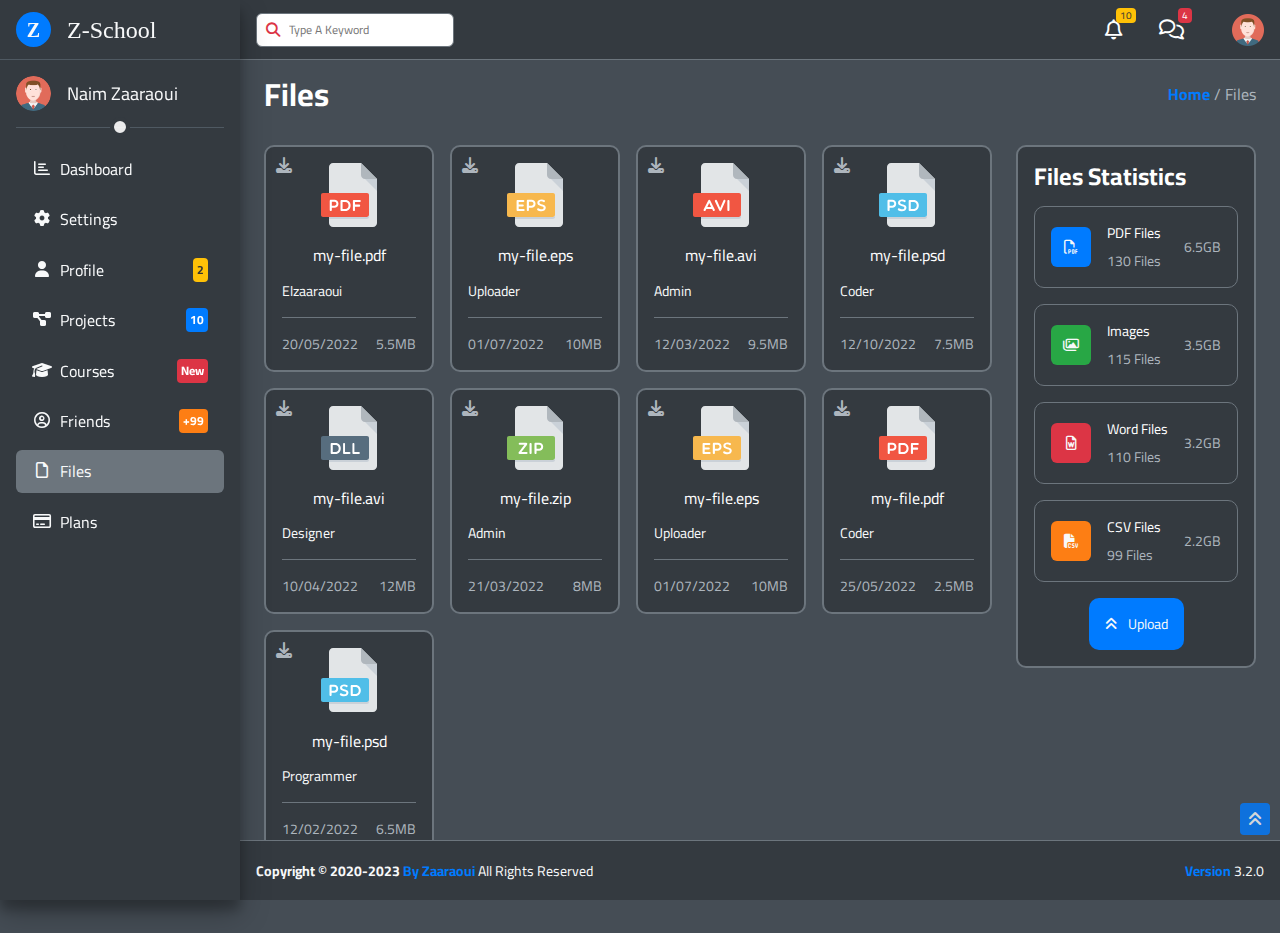
<file: Files.html>
<!DOCTYPE html>
<html lang="en">

    <head>
        <meta charset="UTF-8">
        <meta http-equiv="X-UA-Compatible" content="IE=edge">
        <meta name="viewport" content="width=device-width, initial-scale=1.0">
        <meta name="description" content="Dashboard Website Template" />
        <title>Files</title>
        <!-- Google Fonts -->
        <link rel="stylesheet" href="css/css2.css">
        <!-- Font Awesome Library -->
        <link rel="stylesheet" href="css/all.min.css">
        <!-- Render All Elements Normally -->
        <link rel="stylesheet" href="css/normalize.css">
        <!-- Framework CSS File -->
        <link rel="stylesheet" href="css/framework.css">
        <!-- Main CSS File -->
        <link rel="stylesheet" href="css/master.css">
    </head>

    <body>
        <div class="page flex">
            <aside class="main-sidebar bg-grey-dark p-fixed">
                <a href="index.html" class="logo flex items-center cursor-pointer px-4 py-3 border-b-1">
                    <span class="bg-blue text-light flex-center text-xl font-bold border-rad-50">Z</span>
                    <span class="hidden-mobile text-light text-xxl">Z-School</span>
                </a>
                <div class="sidebar p-4">
                    <div class="owner flex items-center pb-4 border-b-1 p-relative">
                        <img src="images/avatar.png" alt="" class="border-rad-50">
                        <span class="hidden-mobile text-lg text-light">Naim Zaaraoui</span>
                    </div>
                    <ul class="navigation my-5">
                        <li class="mb-2"><a href="index.html"
                                class="flex px-4 py-3 border-rad-6 p-relative text-light justify-center-mobile px-2-mobile"><i
                                    class="fa-regular fa-chart-bar fa-fw mr-2-lg"></i>
                                <span class="hidden-mobile">Dashboard</span></a>
                        </li>
                        <li class="mb-2"><a href="Settings.html"
                                class="flex px-4 py-3 border-rad-6 p-relative text-light justify-center-mobile px-2-mobile"><i
                                    class="fa-solid fa-gear fa-fw mr-2-lg"></i>
                                <span class="hidden-mobile">Settings</span></a>
                        </li>
                        <li class="mb-2"><a href="Profile.html"
                                class="flex px-4 py-3 border-rad-6 p-relative text-light justify-center-mobile px-2-mobile"><i
                                    class="fa-solid fa-user fa-fw mr-2-lg"></i>
                                <span class="hidden-mobile">Profile</span> <span
                                    class="right hidden-mobile p-absolute bg-warning text-black border-rad-4 p-1 text-xs font-bold">2</span></a>
                        </li>
                        <li class="mb-2"><a href="Projects.html"
                                class="flex px-4 py-3 border-rad-6 p-relative text-light justify-center-mobile px-2-mobile"><i
                                    class="fa-solid fa-diagram-project fa-fw mr-2-lg"></i>
                                <span class="hidden-mobile">Projects</span><span
                                    class="right hidden-mobile p-absolute bg-blue text-white border-rad-4 p-1 text-xs font-bold">10</span></a>
                        </li>
                        <li class="mb-2"><a href="Courses.html"
                                class="flex px-4 py-3 border-rad-6 p-relative text-light justify-center-mobile px-2-mobile "><i
                                    class="fa-solid fa-graduation-cap fa-fw mr-2-lg"></i>
                                <span class="hidden-mobile">Courses</span><span
                                    class="right hidden-mobile p-absolute bg-red text-white border-rad-4 p-1 text-xs font-bold">New</span></a>
                        </li>
                        <li class="mb-2"><a href="Friends.html"
                                class="flex px-4 py-3 border-rad-6 p-relative text-light justify-center-mobile px-2-mobile"><i
                                    class="fa-regular fa-circle-user fa-fw mr-2-lg"></i>
                                <span class="hidden-mobile">Friends</span><span
                                    class="right hidden-mobile p-absolute bg-orange text-white border-rad-4 p-1 text-xs font-bold">+99</span></a>
                        </li>
                        <li class="mb-2"><a href="Files.html"
                                class="active flex px-4 py-3 border-rad-6 p-relative text-light justify-center-mobile px-2-mobile"><i
                                    class="fa-regular fa-file fa-fw mr-2-lg"></i>
                                <span class="hidden-mobile">Files</span></a>
                        </li>
                        <li class="mb-2"><a href="Plans.html"
                                class="flex px-4 py-3 border-rad-6 p-relative text-light justify-center-mobile px-2-mobile"><i
                                    class="fa-regular fa-credit-card fa-fw mr-2-lg"></i>
                                <span class="hidden-mobile">Plans</span></a>
                        </li>

                    </ul>
                </div>
            </aside>
            <main class="main-content ml-16 overflow-hidden w-full">
                <!-- Start Header -->
                <header class="header ml-16 px-4 border-b-1 bg-grey-dark flex-between p-fixed">
                    <div class="search p-relative">
                        <input type="search" class="p-2 pl-8 caret-blue text-xs border-1 border-rad-6 hidden-mobile"
                            placeholder="Type A Keyword">
                    </div>
                    <div class="navbar account flex items-center gap-4">
                        <span class="notification p-relative">
                            <span class="bell p-relative mr-8"><i
                                    class="fa-regular fa-bell fa-lg cursor-pointer"></i></span>
                            <span class="comment p-relative mr-8"><i
                                    class="far fa-comments fa-lg cursor-pointer"></i></span>
                        </span>
                        <img src="images/avatar.png" alt="profile" class="cursor-pointer">
                    </div>
                </header>
                <!-- End Header -->
                <!-- Start Content -->
                <div class="content mx-4 mb-4 mx-1-mobile">
                    <div class="title py-4 mb-4 mx-2 flex-between gap-4 flex-column-mobile items-normal-mobile">
                        <h1 class="m-0 p-relative d-block w-fit">Files</h1>
                        <span class="text-grey-light"><a href="Dashboard.html" class="text-blue font-bold">Home</a> /
                            Files</span>
                    </div>
                    <div
                        class="files-page mx-2 flex flex-row-reverse items-start flex-column-mobile items-normal-mobile gap-6 gap-2-mobile">
                        <div class="min-w-60 bg-grey-dark p-4 border-rad-10 border-2-gray">
                            <h2>Files Statistics</h2>
                            <div
                                class="type mt-4 flex items-center p-4 border-rad-10 text-sm border-1 hover-b-orange transition cursor-pointer">
                                <i
                                    class="fa-regular fa-file-pdf flex-center text-light size-10 mr-4 p-2 bg-blue border-rad-6"></i>
                                <div class="info">
                                    <span class="block">PDF Files</span>
                                    <span class="block mt-2 text-grey-light">130 Files</span>
                                </div>
                                <span class="block text-grey-light ml-auto">6.5GB</span>
                            </div>
                            <div
                                class="type mt-4 flex items-center p-4 border-rad-10 text-sm border-1 hover-b-orange transition cursor-pointer">
                                <i
                                    class="fa-regular fa-images flex-center text-light size-10 mr-4 p-2 bg-green border-rad-6"></i>
                                <div class="info">
                                    <span class="block">Images</span>
                                    <span class="block mt-2 text-grey-light">115 Files</span>
                                </div>
                                <span class="block text-grey-light ml-auto">3.5GB</span>
                            </div>
                            <div
                                class="type mt-4 flex items-center p-4 border-rad-10 text-sm border-1 hover-b-orange transition cursor-pointer">
                                <i
                                    class="fa-regular fa-file-word flex-center text-light size-10 mr-4 p-2 bg-red border-rad-6"></i>
                                <div class="info">
                                    <span class="block">Word Files</span>
                                    <span class="block mt-2 text-grey-light">110 Files</span>
                                </div>
                                <span class="block text-grey-light ml-auto">3.2GB</span>
                            </div>
                            <div
                                class="type mt-4 flex items-center p-4 border-rad-10 text-sm border-1 hover-b-orange transition cursor-pointer">
                                <i
                                    class="fa-solid fa-file-csv flex-center text-light size-10 mr-4 p-2 bg-orange border-rad-6"></i>
                                <div class="info">
                                    <span class="block">CSV Files</span>
                                    <span class="block mt-2 text-grey-light">99 Files</span>
                                </div>
                                <span class="block text-grey-light ml-auto">2.2GB</span>
                            </div>
                            <a href="#upload"
                                class="upload block p-4 mt-4 mx-auto bg-blue text-light w-fit border-rad-10 text-sm trans-03 hvr-bg-red">
                                <i class="fa-solid fa-angles-up text-sm mr-2"></i>
                                Upload
                            </a>
                        </div>
                        <div class="files grid-6 gap-4 gap-2-mobile flex-1">
                            <div
                                class="file bg-grey-dark p-relative p-4 border-rad-10 border-2-gray trans-03 hvr-trans-y">
                                <i class="fa-solid fa-download text-grey-light p-absolute top-10 left-10"></i>
                                <div class="name text-center">
                                    <img src="images/pdf.svg" alt="pdf" class="mb-4 size-16 transition">
                                    <span class="block">my-file.pdf</span>
                                </div>
                                <span class="block my-4 text-sm text-light">Elzaaraoui</span>
                                <div class="info flex-between pt-4 border-t-1 text-sm text-grey-light">
                                    <span>20/05/2022</span>
                                    <span>5.5MB</span>
                                </div>
                            </div>
                            <div
                                class="file bg-grey-dark p-relative p-4 border-rad-10 border-2-gray trans-03 hvr-trans-y">
                                <i class="fa-solid fa-download text-grey-light p-absolute top-10 left-10"></i>
                                <div class="name text-center">
                                    <img src="images/eps.svg" alt="eps" class="mb-4 size-16 transition">
                                    <span class="block">my-file.eps</span>
                                </div>
                                <span class="block my-4 text-sm text-light">Uploader</span>
                                <div class="info flex-between pt-4 border-t-1 text-sm text-grey-light">
                                    <span>01/07/2022</span>
                                    <span>10MB</span>
                                </div>
                            </div>
                            <div
                                class="file bg-grey-dark p-relative p-4 border-rad-10 border-2-gray trans-03 hvr-trans-y">
                                <i class="fa-solid fa-download text-grey-light p-absolute top-10 left-10"></i>
                                <div class="name text-center">
                                    <img src="images/avi.svg" alt="avi" class="mb-4 size-16 transition">
                                    <span class="block">my-file.avi</span>
                                </div>
                                <span class="block my-4 text-sm text-light">Admin</span>
                                <div class="info flex-between pt-4 border-t-1 text-sm text-grey-light">
                                    <span>12/03/2022</span>
                                    <span>9.5MB</span>
                                </div>
                            </div>
                            <div
                                class="file bg-grey-dark p-relative p-4 border-rad-10 border-2-gray trans-03 hvr-trans-y">
                                <i class="fa-solid fa-download text-grey-light p-absolute top-10 left-10"></i>
                                <div class="name text-center">
                                    <img src="images/psd.svg" alt="psd" class="mb-4 size-16 transition">
                                    <span class="block">my-file.psd</span>
                                </div>
                                <span class="block my-4 text-sm text-light">Coder</span>
                                <div class="info flex-between pt-4 border-t-1 text-sm text-grey-light">
                                    <span>12/10/2022</span>
                                    <span>7.5MB</span>
                                </div>
                            </div>
                            <div
                                class="file bg-grey-dark p-relative p-4 border-rad-10 border-2-gray trans-03 hvr-trans-y">
                                <i class="fa-solid fa-download text-grey-light p-absolute top-10 left-10"></i>
                                <div class="name text-center">
                                    <img src="images/dll.svg" alt="dll" class="mb-4 size-16 transition">
                                    <span class="block">my-file.avi</span>
                                </div>
                                <span class="block my-4 text-sm text-light">Designer</span>
                                <div class="info flex-between pt-4 border-t-1 text-sm text-grey-light">
                                    <span>10/04/2022</span>
                                    <span>12MB</span>
                                </div>
                            </div>
                            <div
                                class="file bg-grey-dark p-relative p-4 border-rad-10 border-2-gray trans-03 hvr-trans-y">
                                <i class="fa-solid fa-download text-grey-light p-absolute top-10 left-10"></i>
                                <div class="name text-center">
                                    <img src="images/zip.svg" alt="zip" class="mb-4 size-16 transition">
                                    <span class="block">my-file.zip</span>
                                </div>
                                <span class="block my-4 text-sm text-light">Admin</span>
                                <div class="info flex-between pt-4 border-t-1 text-sm text-grey-light">
                                    <span>21/03/2022</span>
                                    <span>8MB</span>
                                </div>
                            </div>
                            <div
                                class="file bg-grey-dark p-relative p-4 border-rad-10 border-2-gray trans-03 hvr-trans-y">
                                <i class="fa-solid fa-download text-grey-light p-absolute top-10 left-10"></i>
                                <div class="name text-center">
                                    <img src="images/eps.svg" alt="eps" class="mb-4 size-16 transition">
                                    <span class="block">my-file.eps</span>
                                </div>
                                <span class="block my-4 text-sm text-light">Uploader</span>
                                <div class="info flex-between pt-4 border-t-1 text-sm text-grey-light">
                                    <span>01/07/2022</span>
                                    <span>10MB</span>
                                </div>
                            </div>
                            <div
                                class="file bg-grey-dark p-relative p-4 border-rad-10 border-2-gray trans-03 hvr-trans-y">
                                <i class="fa-solid fa-download text-grey-light p-absolute top-10 left-10"></i>
                                <div class="name text-center">
                                    <img src="images/pdf.svg" alt="pdf" class="mb-4 size-16 transition">
                                    <span class="block">my-file.pdf</span>
                                </div>
                                <span class="block my-4 text-sm text-light">Coder</span>
                                <div class="info flex-between pt-4 border-t-1 text-sm text-grey-light">
                                    <span>25/05/2022</span>
                                    <span>2.5MB</span>
                                </div>
                            </div>
                            <div
                                class="file bg-grey-dark p-relative p-4 border-rad-10 border-2-gray trans-03 hvr-trans-y">
                                <i class="fa-solid fa-download text-grey-light p-absolute top-10 left-10"></i>
                                <div class="name text-center">
                                    <img src="images/psd.svg" alt="psd" class="mb-4 size-16 transition">
                                    <span class="block">my-file.psd</span>
                                </div>
                                <span class="block my-4 text-sm text-light">Programmer</span>
                                <div class="info flex-between pt-4 border-t-1 text-sm text-grey-light">
                                    <span>12/02/2022</span>
                                    <span>6.5MB</span>
                                </div>
                            </div>
                        </div>
                    </div>
                </div>
                <!-- End Content -->
                <!-- Start Footer -->
                <footer
                    class="footer text-light text-sm ml-16 px-4 border-t-1 bg-grey-dark flex-between p-fixed text-center-mobile">
                    <p class="copyright">
                        <span class="font-bold">Copyright &copy; 2020-2023</span>
                        <span class="font-bold text-blue">By Zaaraoui</span>
                        All Rights Reserved
                    </p>
                    <span class="version hidden-mobile">
                        <span class="font-bold text-blue">Version</span> 3.2.0
                    </span>
                </footer>
                <!-- End Footer -->
                <a href="#top" title="Back To Top"
                    class="up-button p-fixed right-10 border-rad-4 bg-blue text-light p-2 flex-center cursor-pointer"><i
                        class="fa-solid fa-angles-up"></i></a>
            </main>
        </div>

    </body>

</html>
</file>
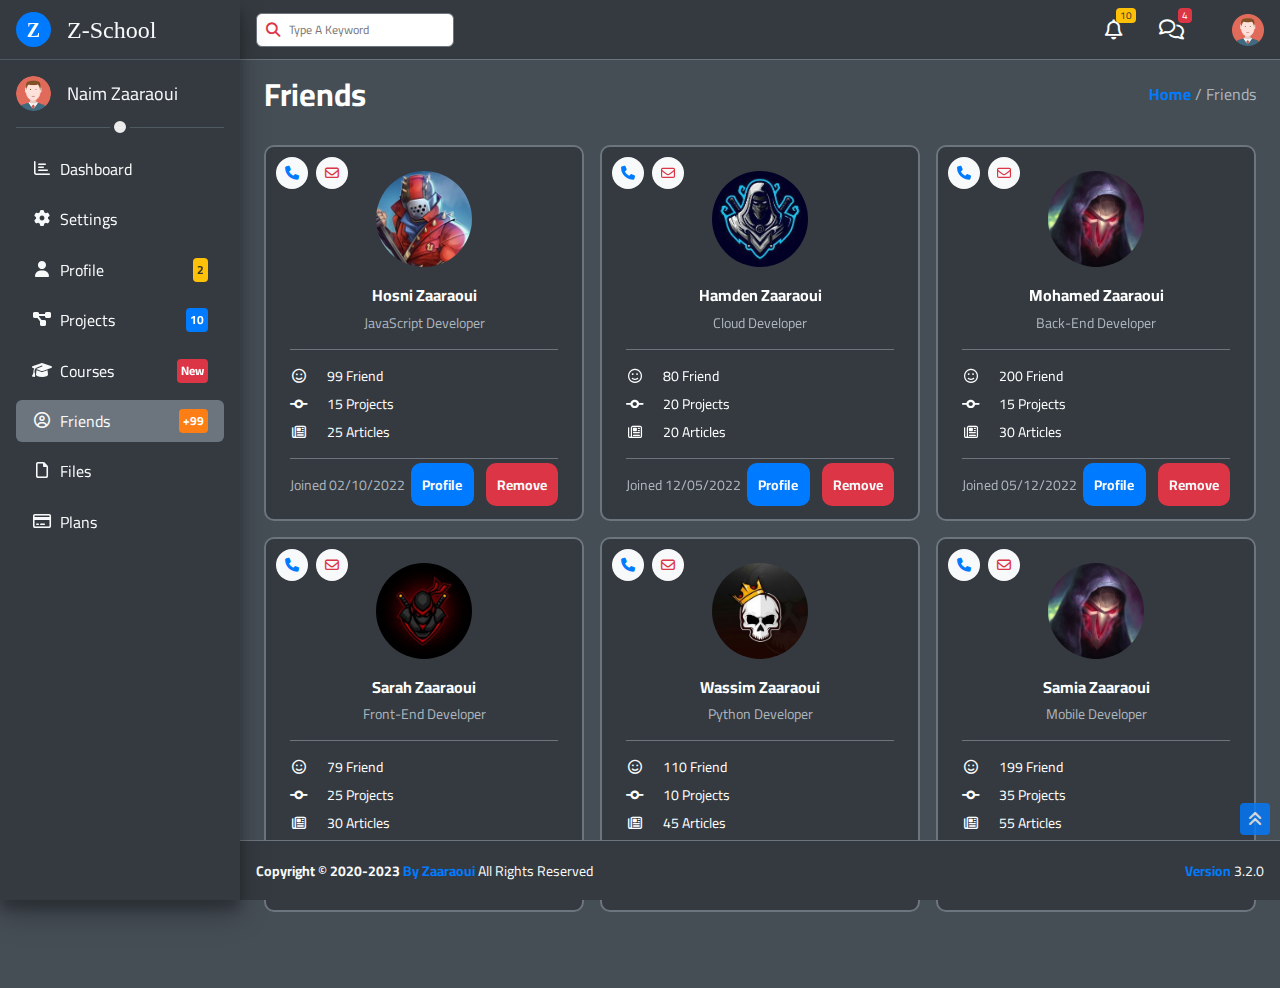
<file: Friends.html>
<!DOCTYPE html>
<html lang="en">

    <head>
        <meta charset="UTF-8">
        <meta http-equiv="X-UA-Compatible" content="IE=edge">
        <meta name="viewport" content="width=device-width, initial-scale=1.0">
        <meta name="description" content="Dashboard Website Template" />
        <title>Friends</title>
        <!-- Google Fonts -->
        <link rel="stylesheet" href="css/css2.css">
        <!-- Font Awesome Library -->
        <link rel="stylesheet" href="css/all.min.css">
        <!-- Render All Elements Normally -->
        <link rel="stylesheet" href="css/normalize.css">
        <!-- Framework CSS File -->
        <link rel="stylesheet" href="css/framework.css">
        <!-- Main CSS File -->
        <link rel="stylesheet" href="css/master.css">
    </head>

    <body>
        <div class="page flex">
            <aside class="main-sidebar bg-grey-dark p-fixed">
                <a href="index.html" class="logo flex items-center cursor-pointer px-4 py-3 border-b-1">
                    <span class="bg-blue text-light flex-center text-xl font-bold border-rad-50">Z</span>
                    <span class="hidden-mobile text-light text-xxl">Z-School</span>
                </a>
                <div class="sidebar p-4">
                    <div class="owner flex items-center pb-4 border-b-1 p-relative">
                        <img src="images/avatar.png" alt="" class="border-rad-50">
                        <span class="hidden-mobile text-lg text-light">Naim Zaaraoui</span>
                    </div>
                    <ul class="navigation my-5">
                        <li class="mb-2"><a href="index.html"
                                class="flex px-4 py-3 border-rad-6 p-relative text-light justify-center-mobile px-2-mobile"><i
                                    class="fa-regular fa-chart-bar fa-fw mr-2-lg"></i>
                                <span class="hidden-mobile">Dashboard</span></a>
                        </li>
                        <li class="mb-2"><a href="Settings.html"
                                class="flex px-4 py-3 border-rad-6 p-relative text-light justify-center-mobile px-2-mobile"><i
                                    class="fa-solid fa-gear fa-fw mr-2-lg"></i>
                                <span class="hidden-mobile">Settings</span></a>
                        </li>
                        <li class="mb-2"><a href="Profile.html"
                                class="flex px-4 py-3 border-rad-6 p-relative text-light justify-center-mobile px-2-mobile"><i
                                    class="fa-solid fa-user fa-fw mr-2-lg"></i>
                                <span class="hidden-mobile">Profile</span> <span
                                    class="right hidden-mobile p-absolute bg-warning text-black border-rad-4 p-1 text-xs font-bold">2</span></a>
                        </li>
                        <li class="mb-2"><a href="Projects.html"
                                class="flex px-4 py-3 border-rad-6 p-relative text-light justify-center-mobile px-2-mobile"><i
                                    class="fa-solid fa-diagram-project fa-fw mr-2-lg"></i>
                                <span class="hidden-mobile">Projects</span><span
                                    class="right hidden-mobile p-absolute bg-blue text-white border-rad-4 p-1 text-xs font-bold">10</span></a>
                        </li>
                        <li class="mb-2"><a href="Courses.html"
                                class="flex px-4 py-3 border-rad-6 p-relative text-light justify-center-mobile px-2-mobile "><i
                                    class="fa-solid fa-graduation-cap fa-fw mr-2-lg"></i>
                                <span class="hidden-mobile">Courses</span><span
                                    class="right hidden-mobile p-absolute bg-red text-white border-rad-4 p-1 text-xs font-bold">New</span></a>
                        </li>
                        <li class="mb-2"><a href="Friends.html"
                                class="active flex px-4 py-3 border-rad-6 p-relative text-light justify-center-mobile px-2-mobile"><i
                                    class="fa-regular fa-circle-user fa-fw mr-2-lg"></i>
                                <span class="hidden-mobile">Friends</span><span
                                    class="right hidden-mobile p-absolute bg-orange text-white border-rad-4 p-1 text-xs font-bold">+99</span></a>
                        </li>
                        <li class="mb-2"><a href="Files.html"
                                class="flex px-4 py-3 border-rad-6 p-relative text-light justify-center-mobile px-2-mobile"><i
                                    class="fa-regular fa-file fa-fw mr-2-lg"></i>
                                <span class="hidden-mobile">Files</span></a>
                        </li>
                        <li class="mb-2"><a href="Plans.html"
                                class="flex px-4 py-3 border-rad-6 p-relative text-light justify-center-mobile px-2-mobile"><i
                                    class="fa-regular fa-credit-card fa-fw mr-2-lg"></i>
                                <span class="hidden-mobile">Plans</span></a>
                        </li>

                    </ul>
                </div>
            </aside>
            <main class="main-content ml-16 overflow-hidden w-full">
                <!-- Start Header -->
                <header class="header ml-16 px-4 border-b-1 bg-grey-dark flex-between p-fixed">
                    <div class="search p-relative">
                        <input type="search" class="p-2 pl-8 caret-blue text-xs border-1 border-rad-6 hidden-mobile"
                            placeholder="Type A Keyword">
                    </div>
                    <div class="navbar account flex items-center gap-4">
                        <span class="notification p-relative">
                            <span class="bell p-relative mr-8"><i
                                    class="fa-regular fa-bell fa-lg cursor-pointer"></i></span>
                            <span class="comment p-relative mr-8"><i
                                    class="far fa-comments fa-lg cursor-pointer"></i></span>
                        </span>
                        <img src="images/avatar.png" alt="profile" class="cursor-pointer">
                    </div>
                </header>
                <!-- End Header -->
                <!-- Start Content -->
                <div class="content mx-4 mb-4 mx-1-mobile">
                    <div class="title py-4 mb-4 mx-2 flex-between gap-4 flex-column-mobile items-normal-mobile">
                        <h1 class="m-0 p-relative d-block w-fit">Friends</h1>
                        <span class="text-grey-light"><a href="Dashboard.html" class="text-blue font-bold">Home</a> /
                            Friends</span>
                    </div>
                    <!-- Start Wrapper Section -->
                    <section class="wrapper grid-3 gap-4 mx-2 grid-6-mobile gap-2-mobile">
                        <div
                            class="friend p-relative add index-1 bg-grey-dark border-rad-10 border-2-gray p-6 overflow-hidden">
                            <div class="contact flex items-center gap-2 p-absolute top-10 left-10">
                                <a href="#"
                                    class="bg-light text-sm flex-center text-blue size-8 border-rad-50 transition"><i
                                        class="fa-solid fa-phone"></i></a>
                                <a href="#"
                                    class="bg-light text-sm flex-center text-red size-8 border-rad-50 transition"><i
                                        class="fa-regular fa-envelope"></i></a>
                            </div>
                            <div class="head text-center">
                                <img src="images/friend-01.jpg" alt="friend" class="size-24 mb-4 border-rad-50">
                                <h4>Hosni Zaaraoui</h4>
                                <p class="text-grey-light mt-2 text-sm">JavaScript Developer</p>
                            </div>
                            <div class="info text-sm py-4 my-4 border-t-1 border-b-1">
                                <div class="item">
                                    <i class="fa-regular fa-face-smile fa-fw mr-4"></i>
                                    <span>99 Friend</span>
                                </div>
                                <div class="item mt-2">
                                    <i class="fa-solid fa-code-commit fa-fw mr-4"></i>
                                    <span>15 Projects</span>
                                </div>
                                <div class="item mt-2">
                                    <i class="fa-regular fa-newspaper fa-fw mr-4"></i>
                                    <span>25 Articles</span>
                                </div>
                            </div>
                            <div class="foot flex-between flex-column-mobile gap-4-mobile">
                                <span class="text-grey-light text-sm">Joined 02/10/2022</span>
                                <div class="links">
                                    <a href="#" class="btn-shape text-sm bg-blue text-light font-bold mr-2">Profile</a>
                                    <a href="#" class="btn-shape text-sm bg-red text-light font-bold">Remove</a>
                                </div>
                            </div>
                        </div>
                        <div
                            class="friend p-relative add index-1 bg-grey-dark border-rad-10 border-2-gray p-6 overflow-hidden">
                            <div class="contact flex items-center gap-2 p-absolute top-10 left-10">
                                <a href="#"
                                    class="bg-light text-sm flex-center text-blue size-8 border-rad-50 transition"><i
                                        class="fa-solid fa-phone"></i></a>
                                <a href="#"
                                    class="bg-light text-sm flex-center text-red size-8 border-rad-50 transition"><i
                                        class="fa-regular fa-envelope"></i></a>
                            </div>
                            <div class="head text-center">
                                <img src="images/friend-02.jpg" alt="friend" class="size-24 mb-4 border-rad-50">
                                <h4>Hamden Zaaraoui</h4>
                                <p class="text-grey-light mt-2 text-sm">Cloud Developer</p>
                            </div>
                            <div class="info text-sm py-4 my-4 border-t-1 border-b-1">
                                <div class="item">
                                    <i class="fa-regular fa-face-smile fa-fw mr-4"></i>
                                    <span>80 Friend</span>
                                </div>
                                <div class="item mt-2">
                                    <i class="fa-solid fa-code-commit fa-fw mr-4"></i>
                                    <span>20 Projects</span>
                                </div>
                                <div class="item mt-2">
                                    <i class="fa-regular fa-newspaper fa-fw mr-4"></i>
                                    <span>20 Articles</span>
                                </div>
                            </div>
                            <div class="foot flex-between flex-column-mobile gap-4-mobile">
                                <span class="text-grey-light text-sm">Joined 12/05/2022</span>
                                <div class="links">
                                    <a href="#" class="btn-shape text-sm bg-blue text-light font-bold mr-2">Profile</a>
                                    <a href="#" class="btn-shape text-sm bg-red text-light font-bold">Remove</a>
                                </div>
                            </div>
                        </div>
                        <div
                            class="friend p-relative add index-1 bg-grey-dark border-rad-10 border-2-gray p-6 overflow-hidden">
                            <div class="contact flex items-center gap-2 p-absolute top-10 left-10">
                                <a href="#"
                                    class="bg-light text-sm flex-center text-blue size-8 border-rad-50 transition"><i
                                        class="fa-solid fa-phone"></i></a>
                                <a href="#"
                                    class="bg-light text-sm flex-center text-red size-8 border-rad-50 transition"><i
                                        class="fa-regular fa-envelope"></i></a>
                            </div>
                            <div class="head text-center">
                                <img src="images/friend-03.jpg" alt="friend" class="size-24 mb-4 border-rad-50">
                                <h4>Mohamed Zaaraoui</h4>
                                <p class="text-grey-light mt-2 text-sm">Back-End Developer</p>
                            </div>
                            <div class="info text-sm py-4 my-4 border-t-1 border-b-1">
                                <div class="item">
                                    <i class="fa-regular fa-face-smile fa-fw mr-4"></i>
                                    <span>200 Friend</span>
                                </div>
                                <div class="item mt-2">
                                    <i class="fa-solid fa-code-commit fa-fw mr-4"></i>
                                    <span>15 Projects</span>
                                </div>
                                <div class="item mt-2">
                                    <i class="fa-regular fa-newspaper fa-fw mr-4"></i>
                                    <span>30 Articles</span>
                                </div>
                            </div>
                            <div class="foot flex-between flex-column-mobile gap-4-mobile">
                                <span class="text-grey-light text-sm">Joined 05/12/2022</span>
                                <div class="links">
                                    <a href="#" class="btn-shape text-sm bg-blue text-light font-bold mr-2">Profile</a>
                                    <a href="#" class="btn-shape text-sm bg-red text-light font-bold">Remove</a>
                                </div>
                            </div>
                        </div>
                        <div
                            class="friend p-relative add index-1 bg-grey-dark border-rad-10 border-2-gray p-6 overflow-hidden">
                            <div class="contact flex items-center gap-2 p-absolute top-10 left-10">
                                <a href="#"
                                    class="bg-light text-sm flex-center text-blue size-8 border-rad-50 transition"><i
                                        class="fa-solid fa-phone"></i></a>
                                <a href="#"
                                    class="bg-light text-sm flex-center text-red size-8 border-rad-50 transition"><i
                                        class="fa-regular fa-envelope"></i></a>
                            </div>
                            <div class="head text-center">
                                <img src="images/friend-04.jpg" alt="friend" class="size-24 mb-4 border-rad-50">
                                <h4>Sarah Zaaraoui</h4>
                                <p class="text-grey-light mt-2 text-sm">Front-End Developer</p>
                            </div>
                            <div class="info text-sm py-4 my-4 border-t-1 border-b-1">
                                <div class="item">
                                    <i class="fa-regular fa-face-smile fa-fw mr-4"></i>
                                    <span>79 Friend</span>
                                </div>
                                <div class="item mt-2">
                                    <i class="fa-solid fa-code-commit fa-fw mr-4"></i>
                                    <span>25 Projects</span>
                                </div>
                                <div class="item mt-2">
                                    <i class="fa-regular fa-newspaper fa-fw mr-4"></i>
                                    <span>30 Articles</span>
                                </div>
                            </div>
                            <div class="foot flex-between flex-column-mobile gap-4-mobile">
                                <span class="text-grey-light text-sm">Joined 20/06/2022</span>
                                <div class="links">
                                    <a href="#" class="btn-shape text-sm bg-blue text-light font-bold mr-2">Profile</a>
                                    <a href="#" class="btn-shape text-sm bg-red text-light font-bold">Remove</a>
                                </div>
                            </div>
                        </div>
                        <div
                            class="friend p-relative add index-1 bg-grey-dark border-rad-10 border-2-gray p-6 overflow-hidden">
                            <div class="contact flex items-center gap-2 p-absolute top-10 left-10">
                                <a href="#"
                                    class="bg-light text-sm flex-center text-blue size-8 border-rad-50 transition"><i
                                        class="fa-solid fa-phone"></i></a>
                                <a href="#"
                                    class="bg-light text-sm flex-center text-red size-8 border-rad-50 transition"><i
                                        class="fa-regular fa-envelope"></i></a>
                            </div>
                            <div class="head text-center">
                                <img src="images/friend-05.jpg" alt="friend" class="size-24 mb-4 border-rad-50">
                                <h4>Wassim Zaaraoui</h4>
                                <p class="text-grey-light mt-2 text-sm">Python Developer</p>
                            </div>
                            <div class="info text-sm py-4 my-4 border-t-1 border-b-1">
                                <div class="item">
                                    <i class="fa-regular fa-face-smile fa-fw mr-4"></i>
                                    <span>110 Friend</span>
                                </div>
                                <div class="item mt-2">
                                    <i class="fa-solid fa-code-commit fa-fw mr-4"></i>
                                    <span>10 Projects</span>
                                </div>
                                <div class="item mt-2">
                                    <i class="fa-regular fa-newspaper fa-fw mr-4"></i>
                                    <span>45 Articles</span>
                                </div>
                            </div>
                            <div class="foot flex-between flex-column-mobile gap-4-mobile">
                                <span class="text-grey-light text-sm">Joined 14/05/2022</span>
                                <div class="links">
                                    <a href="#" class="btn-shape text-sm bg-blue text-light font-bold mr-2">Profile</a>
                                    <a href="#" class="btn-shape text-sm bg-red text-light font-bold">Remove</a>
                                </div>
                            </div>
                        </div>
                        <div
                            class="friend p-relative add index-1 bg-grey-dark border-rad-10 border-2-gray p-6 overflow-hidden">
                            <div class="contact flex items-center gap-2 p-absolute top-10 left-10">
                                <a href="#"
                                    class="bg-light text-sm flex-center text-blue size-8 border-rad-50 transition"><i
                                        class="fa-solid fa-phone"></i></a>
                                <a href="#"
                                    class="bg-light text-sm flex-center text-red size-8 border-rad-50 transition"><i
                                        class="fa-regular fa-envelope"></i></a>
                            </div>
                            <div class="head text-center">
                                <img src="images/friend-03.jpg" alt="friend" class="size-24 mb-4 border-rad-50">
                                <h4>Samia Zaaraoui</h4>
                                <p class="text-grey-light mt-2 text-sm">Mobile Developer</p>
                            </div>
                            <div class="info text-sm py-4 my-4 border-t-1 border-b-1">
                                <div class="item">
                                    <i class="fa-regular fa-face-smile fa-fw mr-4"></i>
                                    <span>199 Friend</span>
                                </div>
                                <div class="item mt-2">
                                    <i class="fa-solid fa-code-commit fa-fw mr-4"></i>
                                    <span>35 Projects</span>
                                </div>
                                <div class="item mt-2">
                                    <i class="fa-regular fa-newspaper fa-fw mr-4"></i>
                                    <span>55 Articles</span>
                                </div>
                            </div>
                            <div class="foot flex-between flex-column-mobile gap-4-mobile">
                                <span class="text-grey-light text-sm">Joined 01/01/2022</span>
                                <div class="links">
                                    <a href="#" class="btn-shape text-sm bg-blue text-light font-bold mr-2">Profile</a>
                                    <a href="#" class="btn-shape text-sm bg-red text-light font-bold">Remove</a>
                                </div>
                            </div>
                        </div>
                </div>
                <!-- End Content -->
                <!-- Start Footer -->
                <footer
                    class="footer text-light text-sm ml-16 px-4 border-t-1 bg-grey-dark flex-between p-fixed text-center-mobile">
                    <p class="copyright">
                        <span class="font-bold">Copyright &copy; 2020-2023</span>
                        <span class="font-bold text-blue">By Zaaraoui</span>
                        All Rights Reserved
                    </p>
                    <span class="version hidden-mobile">
                        <span class="font-bold text-blue">Version</span> 3.2.0
                    </span>
                </footer>
                <!-- End Footer -->
                <a href="#top" title="Back To Top"
                    class="up-button p-fixed right-10 border-rad-4 bg-blue text-light p-2 flex-center cursor-pointer">
                    <i class="fa-solid fa-angles-up"></i>
                </a>
            </main>
        </div>
    </body>

</html>
</file>
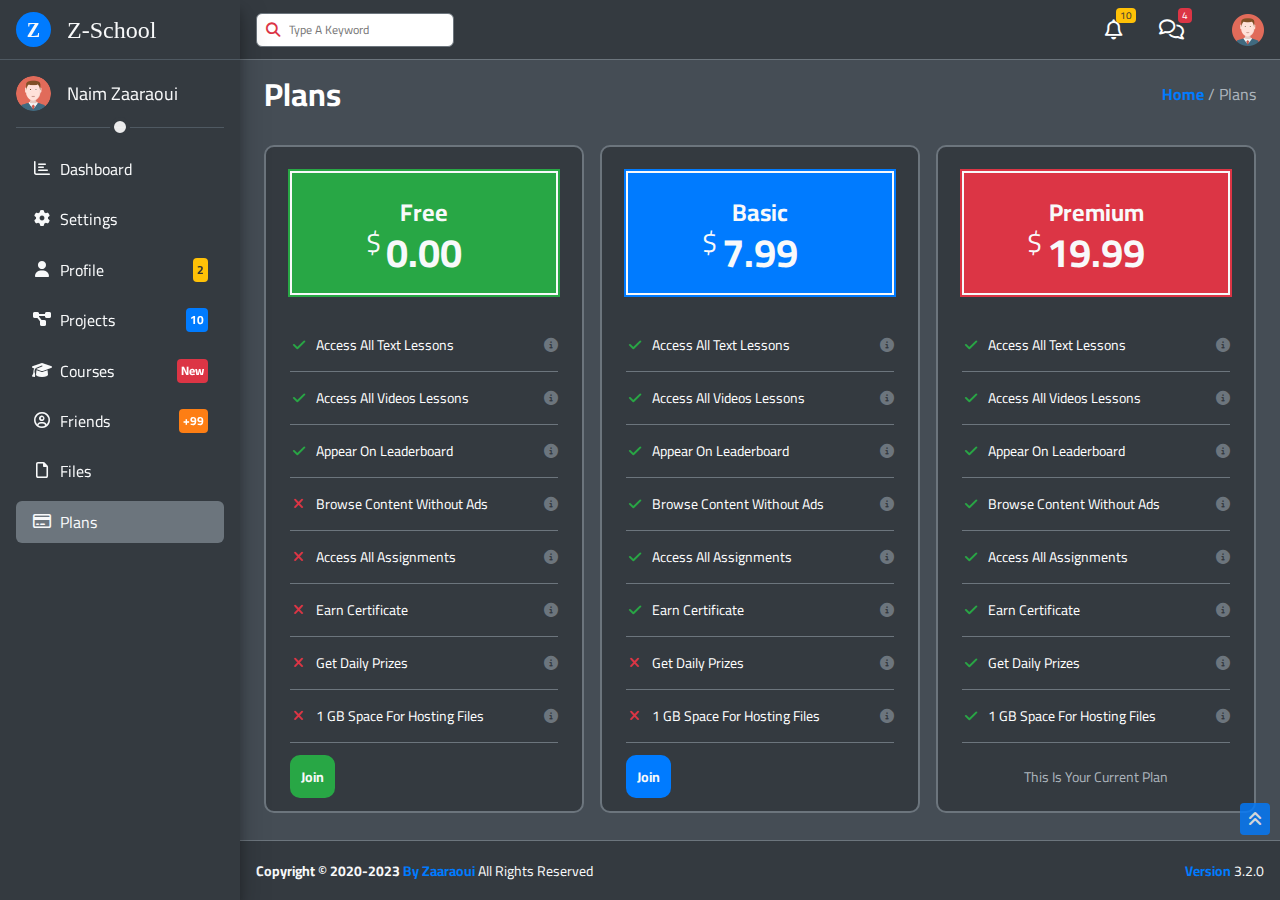
<file: Plans.html>
<!DOCTYPE html>
<html lang="en">

    <head>
        <meta charset="UTF-8">
        <meta http-equiv="X-UA-Compatible" content="IE=edge">
        <meta name="viewport" content="width=device-width, initial-scale=1.0">
        <meta name="description" content="Dashboard Website Template" />
        <title>Plans</title>
        <!-- Google Fonts -->
        <link rel="stylesheet" href="css/css2.css">
        <!-- Font Awesome Library -->
        <link rel="stylesheet" href="css/all.min.css">
        <!-- Render All Elements Normally -->
        <link rel="stylesheet" href="css/normalize.css">
        <!-- Framework CSS File -->
        <link rel="stylesheet" href="css/framework.css">
        <!-- Main CSS File -->
        <link rel="stylesheet" href="css/master.css">
    </head>

    <body>
        <div class="page flex">
            <aside class="main-sidebar bg-grey-dark p-fixed">
                <a href="index.html" class="logo flex items-center cursor-pointer px-4 py-3 border-b-1">
                    <span class="bg-blue text-light flex-center text-xl font-bold border-rad-50">Z</span>
                    <span class="hidden-mobile text-light text-xxl">Z-School</span>
                </a>
                <div class="sidebar p-4">
                    <div class="owner flex items-center pb-4 border-b-1 p-relative">
                        <img src="images/avatar.png" alt="" class="border-rad-50">
                        <span class="hidden-mobile text-lg text-light">Naim Zaaraoui</span>
                    </div>
                    <ul class="navigation my-5">
                        <li class="mb-2"><a href="index.html"
                                class="flex px-4 py-3 border-rad-6 p-relative text-light justify-center-mobile px-2-mobile"><i
                                    class="fa-regular fa-chart-bar fa-fw mr-2-lg"></i>
                                <span class="hidden-mobile">Dashboard</span></a>
                        </li>
                        <li class="mb-2"><a href="Settings.html"
                                class="flex px-4 py-3 border-rad-6 p-relative text-light justify-center-mobile px-2-mobile"><i
                                    class="fa-solid fa-gear fa-fw mr-2-lg"></i>
                                <span class="hidden-mobile">Settings</span></a>
                        </li>
                        <li class="mb-2"><a href="Profile.html"
                                class="flex px-4 py-3 border-rad-6 p-relative text-light justify-center-mobile px-2-mobile"><i
                                    class="fa-solid fa-user fa-fw mr-2-lg"></i>
                                <span class="hidden-mobile">Profile</span> <span
                                    class="right hidden-mobile p-absolute bg-warning text-black border-rad-4 p-1 text-xs font-bold">2</span></a>
                        </li>
                        <li class="mb-2"><a href="Projects.html"
                                class="flex px-4 py-3 border-rad-6 p-relative text-light justify-center-mobile px-2-mobile"><i
                                    class="fa-solid fa-diagram-project fa-fw mr-2-lg"></i>
                                <span class="hidden-mobile">Projects</span><span
                                    class="right hidden-mobile p-absolute bg-blue text-white border-rad-4 p-1 text-xs font-bold">10</span></a>
                        </li>
                        <li class="mb-2"><a href="Courses.html"
                                class="flex px-4 py-3 border-rad-6 p-relative text-light justify-center-mobile px-2-mobile "><i
                                    class="fa-solid fa-graduation-cap fa-fw mr-2-lg"></i>
                                <span class="hidden-mobile">Courses</span><span
                                    class="right hidden-mobile p-absolute bg-red text-white border-rad-4 p-1 text-xs font-bold">New</span></a>
                        </li>
                        <li class="mb-2"><a href="Friends.html"
                                class="flex px-4 py-3 border-rad-6 p-relative text-light justify-center-mobile px-2-mobile"><i
                                    class="fa-regular fa-circle-user fa-fw mr-2-lg"></i>
                                <span class="hidden-mobile">Friends</span><span
                                    class="right hidden-mobile p-absolute bg-orange text-white border-rad-4 p-1 text-xs font-bold">+99</span></a>
                        </li>
                        <li class="mb-2"><a href="Files.html"
                                class="flex px-4 py-3 border-rad-6 p-relative text-light justify-center-mobile px-2-mobile"><i
                                    class="fa-regular fa-file fa-fw mr-2-lg"></i>
                                <span class="hidden-mobile">Files</span></a>
                        </li>
                        <li class="mb-2"><a href="Plans.html"
                                class="active flex px-4 py-3 border-rad-6 p-relative text-light justify-center-mobile px-2-mobile"><i
                                    class="fa-regular fa-credit-card fa-fw mr-2-lg"></i>
                                <span class="hidden-mobile">Plans</span></a>
                        </li>

                    </ul>
                </div>
            </aside>
            <main class="main-content ml-16 overflow-hidden w-full">
                <!-- Start Header -->
                <header class="header ml-16 px-4 border-b-1 bg-grey-dark flex-between p-fixed">
                    <div class="search p-relative">
                        <input type="search" class="p-2 pl-8 caret-blue text-xs border-1 border-rad-6 hidden-mobile"
                            placeholder="Type A Keyword">
                    </div>
                    <div class="navbar account flex items-center gap-4">
                        <span class="notification p-relative">
                            <span class="bell p-relative mr-8"><i
                                    class="fa-regular fa-bell fa-lg cursor-pointer"></i></span>
                            <span class="comment p-relative mr-8"><i
                                    class="far fa-comments fa-lg cursor-pointer"></i></span>
                        </span>
                        <img src="images/avatar.png" alt="profile" class="cursor-pointer">
                    </div>
                </header>
                <!-- End Header -->
                <!-- Start Content -->
                <div class="content mx-4 mb-4 mx-1-mobile">
                    <div class="title py-4 mb-4 mx-2 flex-between gap-4 flex-column-mobile items-normal-mobile">
                        <h1 class="m-0 p-relative d-block w-fit">Plans</h1>
                        <span class="text-grey-light"><a href="Dashboard.html" class="text-blue font-bold">Home</a> /
                            Plans</span>
                    </div>
                    <section class="wrapper grid-3 gap-4 mx-2 grid-6-mobile gap-2-mobile">
                        <section class="plan free bg-grey-dark p-6 border-rad-10 border-2-gray">
                            <div class="head p-6 bg-green border-light text-xxl text-light text-center font-bold">
                                Free
                                <span class="block p-relative w-fit text-10 mt-2 mx-auto">0.00</span>
                            </div>
                            <ul class="details py-6 text-sm">
                                <li class="flex items-center py-4 border-b-1">
                                    <i class="fa-solid fa-check fa-fw yes mr-2 text-green"></i>
                                    <span>Access All Text Lessons</span>
                                    <i class="fa-solid fa-circle-info help ml-auto text-gray cursor-pointer"></i>
                                </li>
                                <li class="flex items-center py-4 border-b-1">
                                    <i class="fa-solid fa-check fa-fw yes mr-2 text-green"></i>
                                    <span>Access All Videos Lessons</span>
                                    <i class="fa-solid fa-circle-info help ml-auto text-gray cursor-pointer"></i>
                                </li>
                                <li class="flex items-center py-4 border-b-1">
                                    <i class="fa-solid fa-check fa-fw yes mr-2 text-green"></i>
                                    <span>Appear On Leaderboard</span>
                                    <i class="fa-solid fa-circle-info help ml-auto text-gray cursor-pointer"></i>
                                </li>
                                <li class="flex items-center py-4 border-b-1">
                                    <i class="fa-solid fa-xmark fa-fw no mr-2 text-red"></i>
                                    <span>Browse Content Without Ads</span>
                                    <i class="fa-solid fa-circle-info help ml-auto text-gray cursor-pointer"></i>
                                </li>
                                <li class="flex items-center py-4 border-b-1">
                                    <i class="fa-solid fa-xmark fa-fw no mr-2 text-red"></i>
                                    <span>Access All Assignments</span>
                                    <i class="fa-solid fa-circle-info help ml-auto text-gray cursor-pointer"></i>
                                </li>
                                <li class="flex items-center py-4 border-b-1">
                                    <i class="fa-solid fa-xmark fa-fw no mr-2 text-red"></i>
                                    <span>Earn Certificate</span>
                                    <i class="fa-solid fa-circle-info help ml-auto text-gray cursor-pointer"></i>
                                </li>
                                <li class="flex items-center py-4 border-b-1">
                                    <i class="fa-solid fa-xmark fa-fw no mr-2 text-red"></i>
                                    <span>Get Daily Prizes</span>
                                    <i class="fa-solid fa-circle-info help ml-auto text-gray cursor-pointer"></i>
                                </li>
                                <li class="flex items-center py-4 border-b-1">
                                    <i class="fa-solid fa-xmark fa-fw no mr-2 text-red"></i>
                                    <span>1 GB Space For Hosting Files</span>
                                    <i class="fa-solid fa-circle-info help ml-auto text-gray cursor-pointer"></i>
                                </li>
                            </ul>
                            <a href="#" class="join btn-shape bg-green text-light font-bold">Join</a>
                        </section>
                        <section class="plan basic bg-grey-dark p-6 border-rad-10 border-2-gray">
                            <div class="head p-6 bg-blue border-light text-xxl text-light text-center font-bold">
                                Basic
                                <span class="block p-relative w-fit text-10 mt-2 mx-auto">7.99</span>
                            </div>
                            <ul class="details py-6 text-sm">
                                <li class="flex items-center py-4 border-b-1">
                                    <i class="fa-solid fa-check fa-fw yes mr-2 text-green"></i>
                                    <span>Access All Text Lessons</span>
                                    <i class="fa-solid fa-circle-info help ml-auto text-gray cursor-pointer"></i>
                                </li>
                                <li class="flex items-center py-4 border-b-1">
                                    <i class="fa-solid fa-check fa-fw yes mr-2 text-green"></i>
                                    <span>Access All Videos Lessons</span>
                                    <i class="fa-solid fa-circle-info help ml-auto text-gray cursor-pointer"></i>
                                </li>
                                <li class="flex items-center py-4 border-b-1">
                                    <i class="fa-solid fa-check fa-fw yes mr-2 text-green"></i>
                                    <span>Appear On Leaderboard</span>
                                    <i class="fa-solid fa-circle-info help ml-auto text-gray cursor-pointer"></i>
                                </li>
                                <li class="flex items-center py-4 border-b-1">
                                    <i class="fa-solid fa-check fa-fw yes mr-2 text-green"></i>
                                    <span>Browse Content Without Ads</span>
                                    <i class="fa-solid fa-circle-info help ml-auto text-gray cursor-pointer"></i>
                                </li>
                                <li class="flex items-center py-4 border-b-1">
                                    <i class="fa-solid fa-check fa-fw yes mr-2 text-green"></i>
                                    <span>Access All Assignments</span>
                                    <i class="fa-solid fa-circle-info help ml-auto text-gray cursor-pointer"></i>
                                </li>
                                <li class="flex items-center py-4 border-b-1">
                                    <i class="fa-solid fa-check fa-fw yes mr-2 text-green"></i>
                                    <span>Earn Certificate</span>
                                    <i class="fa-solid fa-circle-info help ml-auto text-gray cursor-pointer"></i>
                                </li>
                                <li class="flex items-center py-4 border-b-1">
                                    <i class="fa-solid fa-xmark fa-fw no mr-2 text-red"></i>
                                    <span>Get Daily Prizes</span>
                                    <i class="fa-solid fa-circle-info help ml-auto text-gray cursor-pointer"></i>
                                </li>
                                <li class="flex items-center py-4 border-b-1">
                                    <i class="fa-solid fa-xmark fa-fw no mr-2 text-red"></i>
                                    <span>1 GB Space For Hosting Files</span>
                                    <i class="fa-solid fa-circle-info help ml-auto text-gray cursor-pointer"></i>
                                </li>
                            </ul>
                            <a href="#" class="join btn-shape bg-blue text-light font-bold">Join</a>
                        </section>
                        <section class="plan premium bg-grey-dark p-6 border-rad-10 border-2-gray">
                            <div class="head p-6 bg-red border-light text-xxl text-light text-center font-bold">
                                Premium
                                <span class="block p-relative w-fit text-10 mt-2 mx-auto">19.99</span>
                            </div>
                            <ul class="details py-6 text-sm">
                                <li class="flex items-center py-4 border-b-1">
                                    <i class="fa-solid fa-check fa-fw yes mr-2 text-green"></i>
                                    <span>Access All Text Lessons</span>
                                    <i class="fa-solid fa-circle-info help ml-auto text-gray cursor-pointer"></i>
                                </li>
                                <li class="flex items-center py-4 border-b-1">
                                    <i class="fa-solid fa-check fa-fw yes mr-2 text-green"></i>
                                    <span>Access All Videos Lessons</span>
                                    <i class="fa-solid fa-circle-info help ml-auto text-gray cursor-pointer"></i>
                                </li>
                                <li class="flex items-center py-4 border-b-1">
                                    <i class="fa-solid fa-check fa-fw yes mr-2 text-green"></i>
                                    <span>Appear On Leaderboard</span>
                                    <i class="fa-solid fa-circle-info help ml-auto text-gray cursor-pointer"></i>
                                </li>
                                <li class="flex items-center py-4 border-b-1">
                                    <i class="fa-solid fa-check fa-fw yes mr-2 text-green"></i>
                                    <span>Browse Content Without Ads</span>
                                    <i class="fa-solid fa-circle-info help ml-auto text-gray cursor-pointer"></i>
                                </li>
                                <li class="flex items-center py-4 border-b-1">
                                    <i class="fa-solid fa-check fa-fw yes mr-2 text-green"></i>
                                    <span>Access All Assignments</span>
                                    <i class="fa-solid fa-circle-info help ml-auto text-gray cursor-pointer"></i>
                                </li>
                                <li class="flex items-center py-4 border-b-1">
                                    <i class="fa-solid fa-check fa-fw yes mr-2 text-green"></i>
                                    <span>Earn Certificate</span>
                                    <i class="fa-solid fa-circle-info help ml-auto text-gray cursor-pointer"></i>
                                </li>
                                <li class="flex items-center py-4 border-b-1">
                                    <i class="fa-solid fa-check fa-fw yes mr-2 text-green"></i>
                                    <span>Get Daily Prizes</span>
                                    <i class="fa-solid fa-circle-info help ml-auto text-gray cursor-pointer"></i>
                                </li>
                                <li class="flex items-center py-4 border-b-1">
                                    <i class="fa-solid fa-check fa-fw yes mr-2 text-green"></i>
                                    <span>1 GB Space For Hosting Files</span>
                                    <i class="fa-solid fa-circle-info help ml-auto text-gray cursor-pointer"></i>
                                </li>
                            </ul>
                            <p class="text-center text-grey-light text-sm">This Is Your Current Plan</p>
                        </section>
                    </section>
                </div>
                <!-- End Content -->
                <!-- Start Footer -->
                <footer
                    class="footer text-light text-sm ml-16 px-4 border-t-1 bg-grey-dark flex-between p-fixed text-center-mobile">
                    <p class="copyright">
                        <span class="font-bold">Copyright &copy; 2020-2023</span>
                        <span class="font-bold text-blue">By Zaaraoui</span>
                        All Rights Reserved
                    </p>
                    <span class="version hidden-mobile">
                        <span class="font-bold text-blue">Version</span> 3.2.0
                    </span>
                </footer>
                <!-- End Footer -->
                <a href="#top" title="Back To Top"
                    class="up-button p-fixed right-10 border-rad-4 bg-blue text-light p-2 flex-center cursor-pointer"><i
                        class="fa-solid fa-angles-up"></i></a>
            </main>
        </div>
    </body>

</html>
</file>
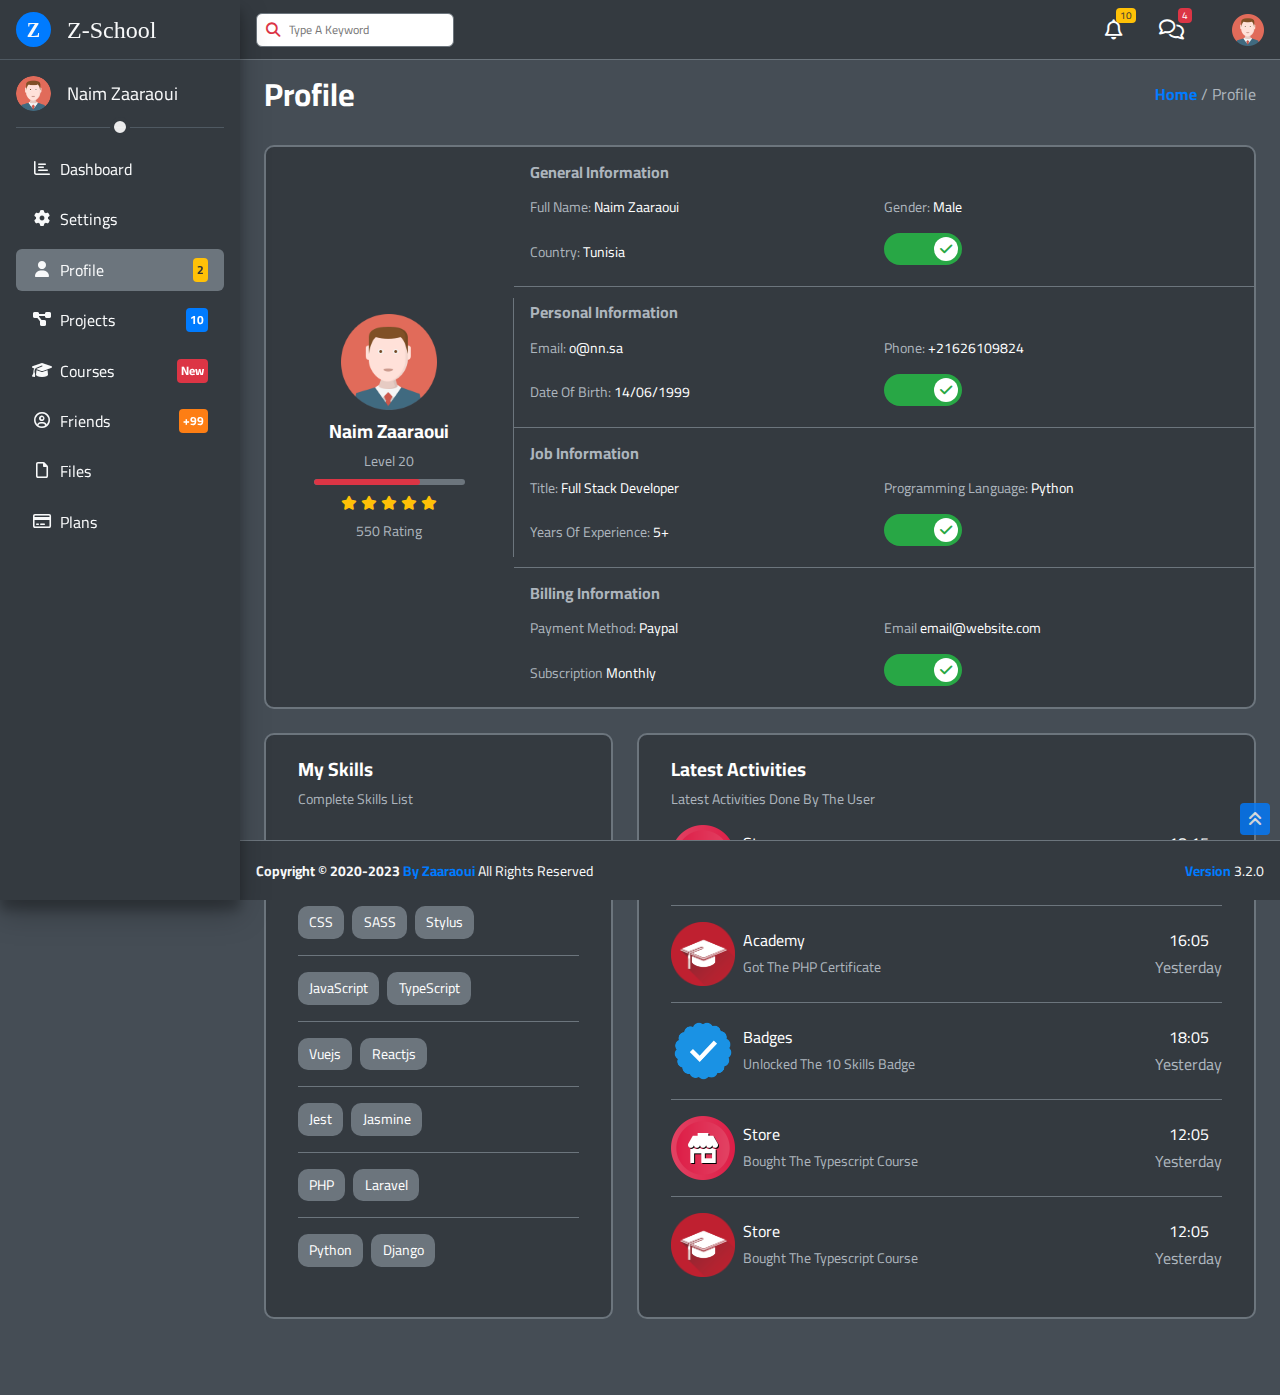
<file: Profile.html>
<!DOCTYPE html>
<html lang="en">

    <head>
        <meta charset="UTF-8">
        <meta http-equiv="X-UA-Compatible" content="IE=edge">
        <meta name="viewport" content="width=device-width, initial-scale=1.0">
        <meta name="description" content="Dashboard Website Template" />
        <title>Profile</title>
        <!-- Google Fonts -->
        <link rel="stylesheet" href="css/css2.css">
        <!-- Font Awesome Library -->
        <link rel="stylesheet" href="css/all.min.css">
        <!-- Render All Elements Normally -->
        <link rel="stylesheet" href="css/normalize.css">
        <!-- Framework CSS File -->
        <link rel="stylesheet" href="css/framework.css">
        <!-- Main CSS File -->
        <link rel="stylesheet" href="css/master.css">
    </head>

    <body>
        <div class="page flex">
            <aside class="main-sidebar bg-grey-dark p-fixed">
                <a href="index.html" class="logo flex items-center cursor-pointer px-4 py-3 border-b-1">
                    <span class="bg-blue text-light flex-center text-xl font-bold border-rad-50">Z</span>
                    <span class="hidden-mobile text-light text-xxl">Z-School</span>
                </a>
                <div class="sidebar p-4">
                    <div class="owner flex items-center pb-4 border-b-1 p-relative">
                        <img src="images/avatar.png" alt="" class="border-rad-50">
                        <span class="hidden-mobile text-lg text-light">Naim Zaaraoui</span>
                    </div>
                    <ul class="navigation my-5">
                        <li class="mb-2"><a href="index.html"
                                class="flex px-4 py-3 border-rad-6 p-relative text-light justify-center-mobile px-2-mobile"><i
                                    class="fa-regular fa-chart-bar fa-fw mr-2-lg"></i>
                                <span class="hidden-mobile">Dashboard</span></a>
                        </li>
                        <li class="mb-2"><a href="Settings.html"
                                class="flex px-4 py-3 border-rad-6 p-relative text-light justify-center-mobile px-2-mobile"><i
                                    class="fa-solid fa-gear fa-fw mr-2-lg"></i>
                                <span class="hidden-mobile">Settings</span></a>
                        </li>
                        <li class="mb-2"><a href="Profile.html"
                                class="active flex px-4 py-3 border-rad-6 p-relative text-light justify-center-mobile px-2-mobile"><i
                                    class="fa-solid fa-user fa-fw mr-2-lg"></i>
                                <span class="hidden-mobile">Profile</span> <span
                                    class="right hidden-mobile p-absolute bg-warning text-black border-rad-4 p-1 text-xs font-bold">2</span></a>
                        </li>
                        <li class="mb-2"><a href="Projects.html"
                                class="flex px-4 py-3 border-rad-6 p-relative text-light justify-center-mobile px-2-mobile"><i
                                    class="fa-solid fa-diagram-project fa-fw mr-2-lg"></i>
                                <span class="hidden-mobile">Projects</span><span
                                    class="right hidden-mobile p-absolute bg-blue text-white border-rad-4 p-1 text-xs font-bold">10</span></a>
                        </li>
                        <li class="mb-2"><a href="Courses.html"
                                class="flex px-4 py-3 border-rad-6 p-relative text-light justify-center-mobile px-2-mobile "><i
                                    class="fa-solid fa-graduation-cap fa-fw mr-2-lg"></i>
                                <span class="hidden-mobile">Courses</span><span
                                    class="right hidden-mobile p-absolute bg-red text-white border-rad-4 p-1 text-xs font-bold">New</span></a>
                        </li>
                        <li class="mb-2"><a href="Friends.html"
                                class="flex px-4 py-3 border-rad-6 p-relative text-light justify-center-mobile px-2-mobile"><i
                                    class="fa-regular fa-circle-user fa-fw mr-2-lg"></i>
                                <span class="hidden-mobile">Friends</span><span
                                    class="right hidden-mobile p-absolute bg-orange text-white border-rad-4 p-1 text-xs font-bold">+99</span></a>
                        </li>
                        <li class="mb-2"><a href="Files.html"
                                class="flex px-4 py-3 border-rad-6 p-relative text-light justify-center-mobile px-2-mobile"><i
                                    class="fa-regular fa-file fa-fw mr-2-lg"></i>
                                <span class="hidden-mobile">Files</span></a>
                        </li>
                        <li class="mb-2"><a href="Plans.html"
                                class="flex px-4 py-3 border-rad-6 p-relative text-light justify-center-mobile px-2-mobile"><i
                                    class="fa-regular fa-credit-card fa-fw mr-2-lg"></i>
                                <span class="hidden-mobile">Plans</span></a>
                        </li>

                    </ul>
                </div>
            </aside>
            <main class="main-content ml-16 overflow-hidden w-full">
                <!-- Start Header -->
                <header class="header ml-16 px-4 border-b-1 bg-grey-dark flex-between p-fixed">
                    <div class="search p-relative">
                        <input type="search" class="p-2 pl-8 caret-blue text-xs border-1 border-rad-6 hidden-mobile"
                            placeholder="Type A Keyword">
                    </div>
                    <div class="navbar account flex items-center gap-4">
                        <span class="notification p-relative">
                            <span class="bell p-relative mr-8"><i
                                    class="fa-regular fa-bell fa-lg cursor-pointer"></i></span>
                            <span class="comment p-relative mr-8"><i
                                    class="far fa-comments fa-lg cursor-pointer"></i></span>
                        </span>
                        <img src="images/avatar.png" alt="profile" class="cursor-pointer">
                    </div>
                </header>
                <!-- End Header -->
                <div class="content mx-4 mb-4 mx-1-mobile">
                    <div class="title py-4 mb-4 mx-2 flex-between gap-4 flex-column-mobile items-normal-mobile">
                        <h1 class="m-0 p-relative d-block w-fit">Profile</h1>
                        <span class="text-grey-light"><a href="Dashboard.html" class="text-blue font-bold">Home</a> /
                            Profile</span>
                    </div>
                    <!-- Start Wrapper Section -->
                    <div class="profile-page mb-4 mx-2">
                        <section
                            class="overview flex items-center bg-grey-dark border-rad-10 border-2-gray mb-6 flex-column-mobile mb-4-mobile">
                            <div class="avatar-box text-center p-4 border-r-1 w-80 border-none-mob border">
                                <img src="images/avatar.png" alt="avatar" class="size-24">
                                <h3 class="mt-2">Naim Zaaraoui</h3>
                                <p class="text-grey-light mt-2 mb-2 text-sm">Level 20</p>
                                <div class="level border-rad-6 bg-gray p-relative overflow-hidden m-auto"><span
                                        style="width: 70%;"
                                        class="border-rad-6 bg-red p-absolute h-full left-0 top-0"></span>
                                </div>
                                <div class="rating mt-2 mb-2">
                                    <i class="fa-solid fa-star text-yellow text-sm"></i>
                                    <i class="fa-solid fa-star text-yellow text-sm"></i>
                                    <i class="fa-solid fa-star text-yellow text-sm"></i>
                                    <i class="fa-solid fa-star text-yellow text-sm"></i>
                                    <i class="fa-solid fa-star text-yellow text-sm"></i>
                                </div>
                                <p class="mt-2 text-sm text-grey-light">550 Rating</p>
                            </div>
                            <div class="info-box w-full text-center-mobile">
                                <div class="box flex flex-wrap border-b-1 transition p-4 items-center">
                                    <h4 class="text-grey-light w-full mt-0">General Information</h4>
                                    <div class="flex-1 text-sm min-w-60 pt-4 px-0 pb-0">
                                        <span class="text-grey-light">Full Name:</span>
                                        <span>Naim Zaaraoui</span>
                                    </div>
                                    <div class="flex-1 text-sm min-w-60 pt-4 px-0 pb-0">
                                        <span class="text-grey-light">Gender:</span>
                                        <span>Male</span>
                                    </div>
                                    <div class="flex-1 text-sm min-w-60 pt-4 px-0 pb-0">
                                        <span class="text-grey-light">Country:</span>
                                        <span>Tunisia</span>
                                    </div>
                                    <div class="flex-1 text-sm min-w-60 pt-4 px-0 pb-0">
                                        <label>
                                            <input class="toggle-checkbox" type="checkbox" checked>
                                            <span class="toggle-switch"></span>
                                        </label>
                                    </div>
                                </div>
                                <div class="box flex flex-wrap border-b-1 transition p-4 items-center">
                                    <h4 class="text-grey-light w-full mt-0">Personal Information</h4>
                                    <div class="flex-1 text-sm min-w-60 pt-4 px-0 pb-0">
                                        <span class="text-grey-light">Email:</span>
                                        <span>o@nn.sa</span>
                                    </div>
                                    <div class="flex-1 text-sm min-w-60 pt-4 px-0 pb-0">
                                        <span class="text-grey-light">Phone:</span>
                                        <span>+21626109824</span>
                                    </div>
                                    <div class="flex-1 text-sm min-w-60 pt-4 px-0 pb-0">
                                        <span class="text-grey-light">Date Of Birth:</span>
                                        <span>14/06/1999</span>
                                    </div>
                                    <div class="flex-1 text-sm min-w-60 pt-4 px-0 pb-0">
                                        <label>
                                            <input class="toggle-checkbox" type="checkbox" checked>
                                            <span class="toggle-switch"></span>
                                        </label>
                                    </div>
                                </div>
                                <div class="box flex flex-wrap border-b-1 transition p-4 items-center">
                                    <h4 class="text-grey-light w-full mt-0">Job Information</h4>
                                    <div class="flex-1 text-sm min-w-60 pt-4 px-0 pb-0">
                                        <span class="text-grey-light">Title:</span>
                                        <span>Full Stack Developer</span>
                                    </div>
                                    <div class="flex-1 text-sm min-w-60 pt-4 px-0 pb-0">
                                        <span class="text-grey-light">Programming Language:</span>
                                        <span>Python</span>
                                    </div>
                                    <div class="flex-1 text-sm min-w-60 pt-4 px-0 pb-0">
                                        <span class="text-grey-light">Years Of Experience:</span>
                                        <span>5+</span>
                                    </div>
                                    <div class="flex-1 text-sm min-w-60 pt-4 px-0 pb-0">
                                        <label>
                                            <input class="toggle-checkbox" type="checkbox" checked>
                                            <span class="toggle-switch"></span>
                                        </label>
                                    </div>
                                </div>
                                <div class="box flex flex-wrap transition p-4 items-center">
                                    <h4 class="text-grey-light w-full mt-0">Billing Information</h4>
                                    <div class="flex-1 text-sm min-w-60 pt-4 px-0 pb-0">
                                        <span class="text-grey-light">Payment Method:</span>
                                        <span>Paypal</span>
                                    </div>
                                    <div class="flex-1 text-sm min-w-60 pt-4 px-0 pb-0">
                                        <span class="text-grey-light">Email</span>
                                        <span>email@website.com</span>
                                    </div>
                                    <div class="flex-1 text-sm min-w-60 pt-4 px-0 pb-0">
                                        <span class="text-grey-light">Subscription</span>
                                        <span>Monthly</span>
                                    </div>
                                    <div class="flex-1 text-sm min-w-60 pt-4 px-0 pb-0">
                                        <label>
                                            <input class="toggle-checkbox" type="checkbox" checked>
                                            <span class="toggle-switch"></span>
                                        </label>
                                    </div>
                                </div>
                            </div>
                        </section>
                        <section class="details flex gap-6 mb-6 flex-column-mobile gap-2-mobile">
                            <div class="skills border-rad-10 border-2-gray py-6 px-8 bg-grey-dark grow-1">
                                <h3 class="m-0">My Skills</h3>
                                <p class="text-grey-light text-sm mt-2 mb-4">Complete Skills List</p>
                                <div
                                    class="box w-full py-4 px-0 border-b-1 flex flex-wrap gap-2 justify-center-mobile ">
                                    <span class="btn-shape bg-gray">HTML</span>
                                    <span class="btn-shape bg-gray">Pugjs</span>
                                    <span class="btn-shape bg-gray">HAML</span>
                                </div>
                                <div class="box w-full py-4 px-0 border-b-1 flex flex-wrap gap-2 justify-center-mobile">
                                    <span class="btn-shape bg-gray">CSS</span>
                                    <span class="btn-shape bg-gray">SASS</span>
                                    <span class="btn-shape bg-gray">Stylus</span>
                                </div>
                                <div class="box w-full py-4 px-0 border-b-1 flex flex-wrap gap-2 justify-center-mobile">
                                    <span class="btn-shape bg-gray">JavaScript</span>
                                    <span class="btn-shape bg-gray">TypeScript</span>
                                </div>
                                <div class="box w-full py-4 px-0 border-b-1 flex flex-wrap gap-2 justify-center-mobile">
                                    <span class="btn-shape bg-gray">Vuejs</span>
                                    <span class="btn-shape bg-gray">Reactjs</span>
                                </div>
                                <div class="box w-full py-4 px-0 border-b-1 flex flex-wrap gap-2 justify-center-mobile">
                                    <span class="btn-shape bg-gray">Jest</span>
                                    <span class="btn-shape bg-gray">Jasmine</span>
                                </div>
                                <div class="box w-full py-4 px-0 border-b-1 flex flex-wrap gap-2 justify-center-mobile">
                                    <span class="btn-shape bg-gray">PHP</span>
                                    <span class="btn-shape bg-gray">Laravel</span>
                                </div>
                                <div class="box w-full py-4 px-0 flex flex-wrap gap-2 justify-center-mobile">
                                    <span class="btn-shape bg-gray">Python</span>
                                    <span class="btn-shape bg-gray">Django</span>
                                </div>
                            </div>
                            <div class="activities border-rad-10 border-2-gray b py-6 px-8 bg-grey-dark grow-2">
                                <h3 class="m-0">Latest Activities</h3>
                                <p class="text-grey-light text-sm mt-2 mb-4">Latest Activities Done By The User</p>
                                <div class="box flex-between pb-4 mb-4 border-b-1 flex-column-mobile">
                                    <div
                                        class="activity flex-center flex-column-mobile gap-4-mobile mb-4-mobile text-center-mobile">
                                        <img src="images/activity-01.png" alt="store" class="size-16 mr-2">
                                        <div class="text">
                                            <span>Store</span>
                                            <p class="text-sm text-grey-light mt-2">Bought The Mastering Python Course
                                            </p>
                                        </div>
                                    </div>
                                    <div class="date text-center flex-mobile gap-6-mobile">
                                        <span class="block">18:15</span>
                                        <span class="block text-grey-light mt-2 m-0-mobile">Yesterday</span>
                                    </div>
                                </div>
                                <div class="box flex-between pb-4 mb-4 border-b-1 flex-column-mobile">
                                    <div
                                        class="activity flex-center flex-column-mobile gap-4-mobile mb-4-mobile text-center-mobile">
                                        <img src="images/activity-02.png" alt="academy" class="size-16 mr-2">
                                        <div class="text">
                                            <span>Academy</span>
                                            <p class="text-sm text-grey-light mt-2">Got The PHP Certificate</p>
                                        </div>
                                    </div>
                                    <div class="date text-center flex-mobile gap-6-mobile">
                                        <span class="block">16:05</span>
                                        <span class="block text-grey-light mt-2 m-0-mobile">Yesterday</span>
                                    </div>
                                </div>
                                <div class="box flex-between pb-4 mb-4 border-b-1 flex-column-mobile">
                                    <div
                                        class="activity flex-center flex-column-mobile gap-4-mobile mb-4-mobile text-center-mobile">
                                        <img src="images/activity-03.png" alt="badge" class="size-16 mr-2">
                                        <div class="text">
                                            <span>Badges</span>
                                            <p class="text-sm text-grey-light mt-2">Unlocked The 10 Skills Badge</p>
                                        </div>
                                    </div>
                                    <div class="date text-center flex-mobile gap-6-mobile">
                                        <span class="block">18:05</span>
                                        <span class="block text-grey-light mt-2 m-0-mobile">Yesterday</span>
                                    </div>
                                </div>
                                <div class="box flex-between pb-4 mb-4 border-b-1 flex-column-mobile">
                                    <div
                                        class="activity flex-center flex-column-mobile gap-4-mobile mb-4-mobile text-center-mobile">
                                        <img src="images/activity-01.png" alt="store" class="size-16 mr-2">
                                        <div class="text">
                                            <span>Store</span>
                                            <p class="text-sm text-grey-light mt-2">Bought The Typescript Course</p>
                                        </div>
                                    </div>
                                    <div class="date text-center flex-mobile gap-6-mobile">
                                        <span class="block">12:05</span>
                                        <span class="block text-grey-light mt-2 m-0-mobile">Yesterday</span>
                                    </div>
                                </div>
                                <div class="box flex-between pb-4 flex-column-mobile">
                                    <div
                                        class="activity flex-center flex-column-mobile gap-4-mobile mb-4-mobile text-center-mobile">
                                        <img src="images/activity-02.png" alt="store" class="size-16 mr-2">
                                        <div class="text">
                                            <span>Store</span>
                                            <p class="text-sm text-grey-light mt-2">Bought The Typescript Course</p>
                                        </div>
                                    </div>
                                    <div class="date text-center flex-mobile gap-6-mobile">
                                        <span class="block">12:05</span>
                                        <span class="block text-grey-light mt-2 m-0-mobile ">Yesterday</span>
                                    </div>
                                </div>
                            </div>
                        </section>

                    </div>
                    </section>
                </div>
                <!-- Start Footer -->
                <footer
                    class="footer text-light text-sm ml-16 px-4 border-t-1 bg-grey-dark flex-between p-fixed text-center-mobile">
                    <p class="copyright">
                        <span class="font-bold">Copyright &copy; 2020-2023</span>
                        <span class="font-bold text-blue">By Zaaraoui</span>
                        All Rights Reserved
                    </p>
                    <span class="version hidden-mobile">
                        <span class="font-bold text-blue">Version</span> 3.2.0
                    </span>
                </footer>
                <!-- End Footer -->
                <a href="#top"
                    class="up-button p-fixed right-10 border-rad-4 bg-blue text-light p-2 flex-center cursor-pointer"><i
                        class="fa-solid fa-angles-up"></i></a>
            </main>
        </div>
    </body>

</html>
</file>
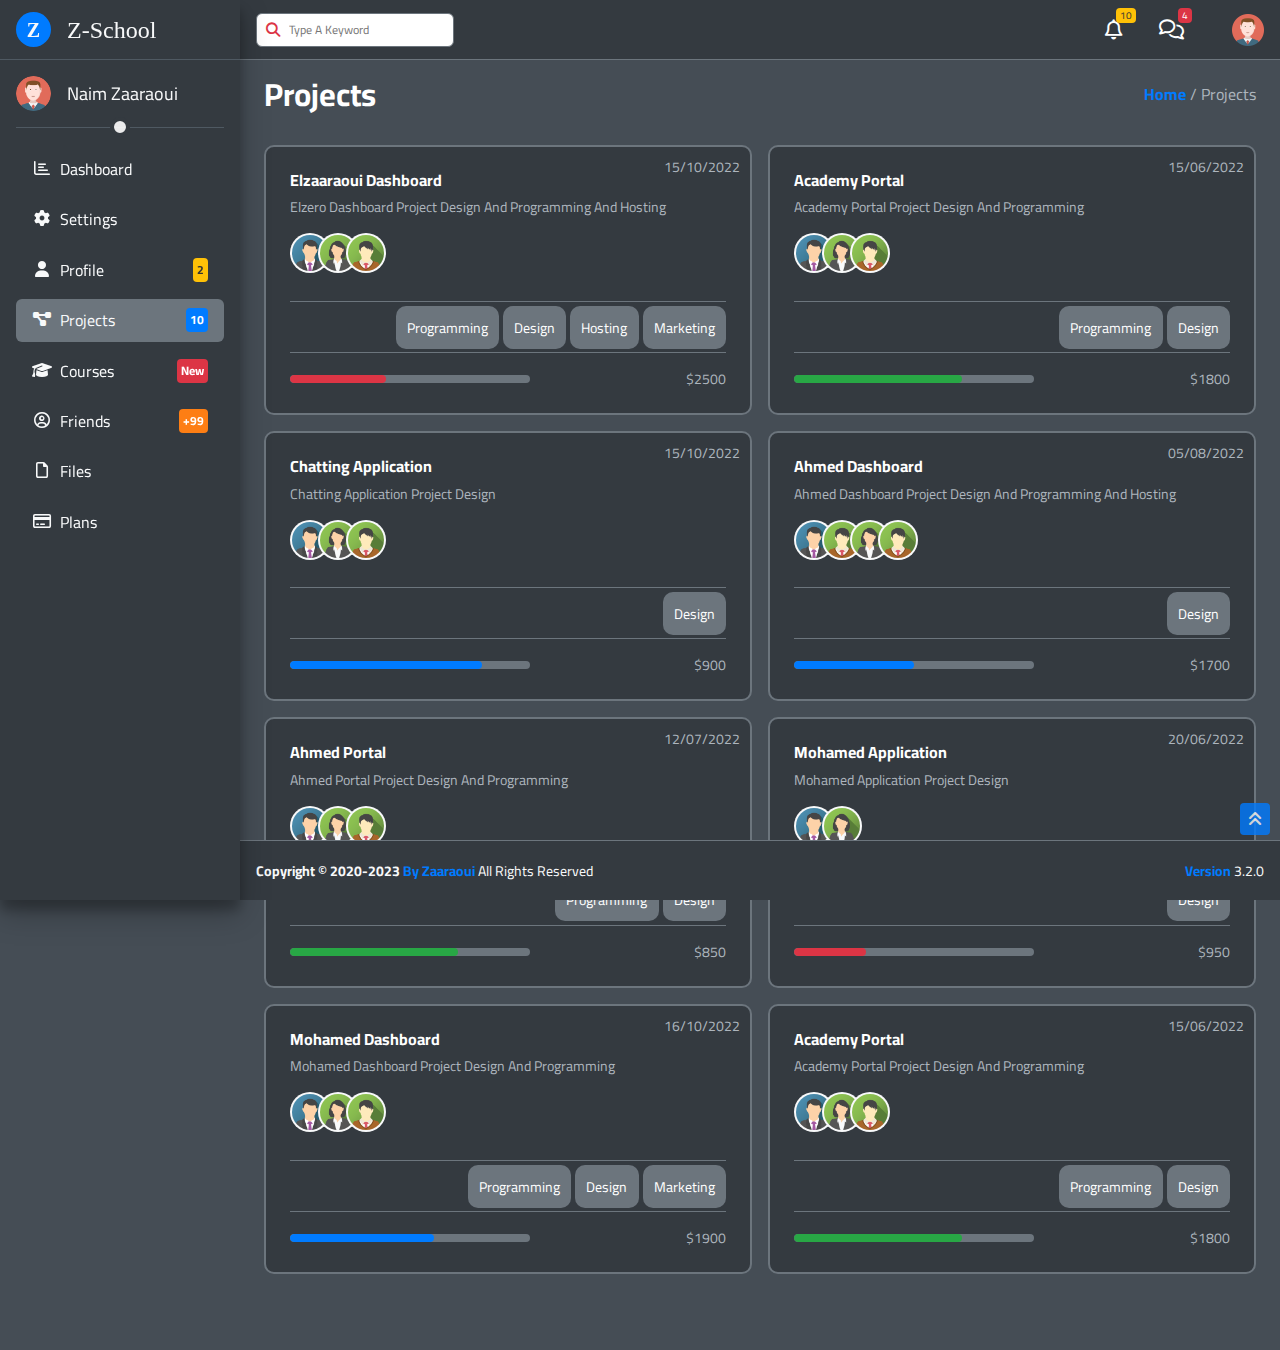
<file: Projects.html>
<!DOCTYPE html>
<html lang="en">

    <head>
        <meta charset="UTF-8">
        <meta http-equiv="X-UA-Compatible" content="IE=edge">
        <meta name="viewport" content="width=device-width, initial-scale=1.0">
        <meta name="description" content="Dashboard Website Template" />

        <title>Projects</title>
        <!-- Google Fonts -->
        <link rel="stylesheet" href="css/css2.css">
        <!-- Font Awesome Library -->
        <link rel="stylesheet" href="css/all.min.css">
        <!-- Render All Elements Normally -->
        <link rel="stylesheet" href="css/normalize.css">
        <!-- Framework CSS File -->
        <link rel="stylesheet" href="css/framework.css">
        <!-- Main CSS File -->
        <link rel="stylesheet" href="css/master.css">
    </head>

    <body>
        <div class="page flex">
            <aside class="main-sidebar bg-grey-dark p-fixed">
                <a href="index.html" class="logo flex items-center cursor-pointer px-4 py-3 border-b-1">
                    <span class="bg-blue text-light flex-center text-xl font-bold border-rad-50">Z</span>
                    <span class="hidden-mobile text-light text-xxl">Z-School</span>
                </a>
                <div class="sidebar p-4">
                    <div class="owner flex items-center pb-4 border-b-1 p-relative">
                        <img src="images/avatar.png" alt="" class="border-rad-50">
                        <span class="hidden-mobile text-lg text-light">Naim Zaaraoui</span>
                    </div>
                    <ul class="navigation my-5">
                        <li class="mb-2"><a href="index.html"
                                class="flex px-4 py-3 border-rad-6 p-relative text-light justify-center-mobile px-2-mobile"><i
                                    class="fa-regular fa-chart-bar fa-fw mr-2-lg"></i>
                                <span class="hidden-mobile">Dashboard</span></a>
                        </li>
                        <li class="mb-2"><a href="Settings.html"
                                class="flex px-4 py-3 border-rad-6 p-relative text-light justify-center-mobile px-2-mobile"><i
                                    class="fa-solid fa-gear fa-fw mr-2-lg"></i>
                                <span class="hidden-mobile">Settings</span></a>
                        </li>
                        <li class="mb-2"><a href="Profile.html"
                                class="flex px-4 py-3 border-rad-6 p-relative text-light justify-center-mobile px-2-mobile"><i
                                    class="fa-solid fa-user fa-fw mr-2-lg"></i>
                                <span class="hidden-mobile">Profile</span> <span
                                    class="right hidden-mobile p-absolute bg-warning text-black border-rad-4 p-1 text-xs font-bold">2</span></a>
                        </li>
                        <li class="mb-2"><a href="Projects.html"
                                class="active flex px-4 py-3 border-rad-6 p-relative text-light justify-center-mobile px-2-mobile"><i
                                    class="fa-solid fa-diagram-project fa-fw mr-2-lg"></i>
                                <span class="hidden-mobile">Projects</span><span
                                    class="right hidden-mobile p-absolute bg-blue text-white border-rad-4 p-1 text-xs font-bold">10</span></a>
                        </li>
                        <li class="mb-2"><a href="Courses.html"
                                class="flex px-4 py-3 border-rad-6 p-relative text-light justify-center-mobile px-2-mobile "><i
                                    class="fa-solid fa-graduation-cap fa-fw mr-2-lg"></i>
                                <span class="hidden-mobile">Courses</span><span
                                    class="right hidden-mobile p-absolute bg-red text-white border-rad-4 p-1 text-xs font-bold">New</span></a>
                        </li>
                        <li class="mb-2"><a href="Friends.html"
                                class="flex px-4 py-3 border-rad-6 p-relative text-light justify-center-mobile px-2-mobile"><i
                                    class="fa-regular fa-circle-user fa-fw mr-2-lg"></i>
                                <span class="hidden-mobile">Friends</span><span
                                    class="right hidden-mobile p-absolute bg-orange text-white border-rad-4 p-1 text-xs font-bold">+99</span></a>
                        </li>
                        <li class="mb-2"><a href="Files.html"
                                class="flex px-4 py-3 border-rad-6 p-relative text-light justify-center-mobile px-2-mobile"><i
                                    class="fa-regular fa-file fa-fw mr-2-lg"></i>
                                <span class="hidden-mobile">Files</span></a>
                        </li>
                        <li class="mb-2"><a href="Plans.html"
                                class="flex px-4 py-3 border-rad-6 p-relative text-light justify-center-mobile px-2-mobile"><i
                                    class="fa-regular fa-credit-card fa-fw mr-2-lg"></i>
                                <span class="hidden-mobile">Plans</span></a>
                        </li>

                    </ul>
                </div>
            </aside>
            <main class="main-content ml-16 overflow-hidden w-full">
                <!-- Start Header -->
                <header class="header ml-16 px-4 border-b-1 bg-grey-dark flex-between p-fixed">
                    <div class="search p-relative">
                        <input type="search" class="p-2 pl-8 caret-blue text-xs border-1 border-rad-6 hidden-mobile"
                            placeholder="Type A Keyword">
                    </div>
                    <div class="navbar account flex items-center gap-4">
                        <span class="notification p-relative">
                            <span class="bell p-relative mr-8"><i
                                    class="fa-regular fa-bell fa-lg cursor-pointer"></i></span>
                            <span class="comment p-relative mr-8"><i
                                    class="far fa-comments fa-lg cursor-pointer"></i></span>
                        </span>
                        <img src="images/avatar.png" alt="profile" class="cursor-pointer">
                    </div>
                </header>
                <!-- End Header -->
                <!-- Start Content -->
                <div class="content mx-4 mb-4 mx-1-mobile">
                    <div class="title py-4 mb-4 mx-2 flex-between gap-4 flex-column-mobile items-normal-mobile">
                        <h1 class="m-0 p-relative d-block w-fit">Projects</h1>
                        <span class="text-grey-light"><a href="Dashboard.html" class="text-blue font-bold">Home</a> /
                            Projects</span>
                    </div>
                    <!-- Start Wrapper Section -->
                    <section class="wrapper projects grid-2 gap-4 mx-2 grid-6-mobile gap-2-mobile">
                        <div class="box bg-grey-dark p-6 border-rad-10 border-2-gray p-relative">
                            <span class="text-sm text-grey-light p-absolute top-10 right-10">15/10/2022</span>
                            <div class="description">
                                <h4>Elzaaraoui Dashboard</h4>
                                <p class="text-sm text-grey-light mb-4 mt-2">Elzero Dashboard Project Design And
                                    Programming And
                                    Hosting</p>
                                <div class="team mb-6">
                                    <img src="images/team-01.png" alt="team" class="size-10 border-rad-50 bg-light">
                                    <img src="images/team-02.png" alt="team" class="size-10 border-rad-50 bg-light">
                                    <img src="images/team-03.png" alt="team" class="size-10 border-rad-50 bg-light">
                                </div>
                            </div>
                            <div class="text-right py-4 px-0 mb-4 border-b-1 border-t-1">
                                <span class="btn-shape bg-gray block-mobile mb-2">Programming</span>
                                <span class="btn-shape bg-gray block-mobile mb-2">Design</span>
                                <span class="btn-shape bg-gray block-mobile mb-2">Hosting</span>
                                <span class="btn-shape bg-gray block-mobile mb-2">Marketing</span>
                            </div>
                            <div class="progress flex-between flex-column-mobile">
                                <div class="border-rad-10 bg-gray w-60 overflow-hidden mb-4-mobile"><span
                                        style="width: 40%" class="bg-red block h-full border-rad-10"></span>
                                </div>
                                <span class="text-sm text-grey-light">$2500</span>
                            </div>
                        </div>
                        <div class="box bg-grey-dark p-6 border-rad-10 border-2-gray p-relative">
                            <span class="text-sm text-grey-light p-absolute top-10 right-10">15/06/2022</span>
                            <div class="description">
                                <h4>Academy Portal</h4>
                                <p class="text-sm text-grey-light mb-4 mt-2">Academy Portal Project Design And
                                    Programming</p>
                                <div class="team mb-6">
                                    <img src="images/team-01.png" alt="team" class="size-10 border-rad-50 bg-light">
                                    <img src="images/team-02.png" alt="team" class="size-10 border-rad-50 bg-light">
                                    <img src="images/team-03.png" alt="team" class="size-10 border-rad-50 bg-light">
                                </div>
                            </div>
                            <div class="text-right py-4 px-0 mb-4 border-b-1 border-t-1">
                                <span class="btn-shape bg-gray block-mobile mb-2">Programming</span>
                                <span class="btn-shape bg-gray block-mobile mb-2">Design</span>
                            </div>
                            <div class="progress flex-between flex-column-mobile">
                                <div class="border-rad-10 bg-gray w-60 overflow-hidden mb-4-mobile"><span
                                        style="width: 70%" class="bg-green block h-full border-rad-10"></span>
                                </div>
                                <span class="text-sm text-grey-light">$1800</span>
                            </div>
                        </div>
                        <div class="box bg-grey-dark p-6 border-rad-10 border-2-gray p-relative">
                            <span class="text-sm text-grey-light p-absolute top-10 right-10">15/10/2022</span>
                            <div class="description">
                                <h4>Chatting Application</h4>
                                <p class="text-sm text-grey-light mb-4 mt-2">Chatting Application Project Design</p>
                                <div class="team mb-6">
                                    <img src="images/team-01.png" alt="team" class="size-10 border-rad-50 bg-light">
                                    <img src="images/team-02.png" alt="team" class="size-10 border-rad-50 bg-light">
                                    <img src="images/team-03.png" alt="team" class="size-10 border-rad-50 bg-light">
                                </div>
                            </div>
                            <div class="text-right py-4 px-0 mb-4 border-b-1 border-t-1">
                                <span class="btn-shape bg-gray block-mobile mb-2">Design</span>
                            </div>
                            <div class="progress flex-between flex-column-mobile">
                                <div class="border-rad-10 bg-gray w-60 overflow-hidden mb-4-mobile"><span
                                        style="width: 80%" class="bg-blue block h-full border-rad-10"></span>
                                </div>
                                <span class="text-sm text-grey-light">$900</span>
                            </div>
                        </div>
                        <div class="box bg-grey-dark p-6 border-rad-10 border-2-gray p-relative">
                            <span class="text-sm text-grey-light p-absolute top-10 right-10">05/08/2022</span>
                            <div class="description">
                                <h4>Ahmed Dashboard</h4>
                                <p class="text-sm text-grey-light mb-4 mt-2">Ahmed Dashboard Project Design And
                                    Programming And
                                    Hosting
                                </p>
                                <div class="team mb-6">
                                    <img src="images/team-01.png" alt="team" class="size-10 border-rad-50 bg-light">
                                    <img src="images/team-03.png" alt="team" class="size-10 border-rad-50 bg-light">
                                    <img src="images/team-02.png" alt="team" class="size-10 border-rad-50 bg-light">
                                    <img src="images/team-03.png" alt="team" class="size-10 border-rad-50 bg-light">
                                </div>
                            </div>
                            <div class="text-right py-4 px-0 mb-4 border-b-1 border-t-1">
                                <span class="btn-shape bg-gray block-mobile mb-2">Design</span>
                            </div>
                            <div class="progress flex-between flex-column-mobile">
                                <div class="border-rad-10 bg-gray w-60 overflow-hidden mb-4-mobile"><span
                                        style="width: 50%" class="bg-blue block h-full border-rad-10"></span>
                                </div>
                                <span class="text-sm text-grey-light">$1700</span>
                            </div>
                        </div>
                        <div class="box bg-grey-dark p-6 border-rad-10 border-2-gray p-relative">
                            <span class="text-sm text-grey-light p-absolute top-10 right-10">12/07/2022</span>
                            <div class="description">
                                <h4>Ahmed Portal</h4>
                                <p class="text-sm text-grey-light mb-4 mt-2">Ahmed Portal Project Design And Programming
                                </p>
                                <div class="team mb-6">
                                    <img src="images/team-01.png" alt="team" class="size-10 border-rad-50 bg-light">
                                    <img src="images/team-02.png" alt="team" class="size-10 border-rad-50 bg-light">
                                    <img src="images/team-03.png" alt="team" class="size-10 border-rad-50 bg-light">
                                </div>
                            </div>
                            <div class="text-right py-4 px-0 mb-4 border-b-1 border-t-1">
                                <span class="btn-shape bg-gray block-mobile mb-2">Programming</span>
                                <span class="btn-shape bg-gray block-mobile mb-2">Design</span>
                            </div>
                            <div class="progress flex-between flex-column-mobile">
                                <div class="border-rad-10 bg-gray w-60 overflow-hidden mb-4-mobile"><span
                                        style="width: 70%" class="bg-green block h-full border-rad-10"></span>
                                </div>
                                <span class="text-sm text-grey-light">$850</span>
                            </div>
                        </div>
                        <div class="box bg-grey-dark p-6 border-rad-10 border-2-gray p-relative">
                            <span class="text-sm text-grey-light p-absolute top-10 right-10">20/06/2022</span>
                            <div class="description">
                                <h4>Mohamed Application</h4>
                                <p class="text-sm text-grey-light mb-4 mt-2">Mohamed Application Project Design</p>
                                <div class="team mb-6">
                                    <img src="images/team-01.png" alt="team" class="size-10 border-rad-50 bg-light">
                                    <img src="images/team-02.png" alt="team" class="size-10 border-rad-50 bg-light">
                                </div>
                            </div>
                            <div class="text-right py-4 px-0 mb-4 border-b-1 border-t-1">
                                <span class="btn-shape bg-gray block-mobile mb-2">Design</span>
                            </div>
                            <div class="progress flex-between flex-column-mobile">
                                <div class="border-rad-10 bg-gray w-60 overflow-hidden mb-4-mobile"><span
                                        style="width: 30%" class="bg-red block h-full border-rad-10"></span>
                                </div>
                                <span class="text-sm text-grey-light">$950</span>
                            </div>
                        </div>
                        <div class="box bg-grey-dark p-6 border-rad-10 border-2-gray p-relative">
                            <span class="text-sm text-grey-light p-absolute top-10 right-10">16/10/2022</span>
                            <div class="description">
                                <h4>Mohamed Dashboard</h4>
                                <p class="text-sm text-grey-light mb-4 mt-2">Mohamed Dashboard Project Design And
                                    Programming</p>
                                <div class="team mb-6">
                                    <img src="images/team-01.png" alt="team" class="size-10 border-rad-50 bg-light">
                                    <img src="images/team-02.png" alt="team" class="size-10 border-rad-50 bg-light">
                                    <img src="images/team-03.png" alt="team" class="size-10 border-rad-50 bg-light">
                                </div>
                            </div>
                            <div class="text-right py-4 px-0 mb-4 border-b-1 border-t-1">
                                <span class="btn-shape bg-gray block-mobile mb-2">Programming</span>
                                <span class="btn-shape bg-gray block-mobile mb-2">Design</span>
                                <span class="btn-shape bg-gray block-mobile mb-2">Marketing</span>
                            </div>
                            <div class="progress flex-between flex-column-mobile">
                                <div class="border-rad-10 bg-gray w-60 overflow-hidden mb-4-mobile"><span
                                        style="width: 60%" class="bg-blue block h-full border-rad-10"></span>
                                </div>
                                <span class="text-sm text-grey-light">$1900</span>
                            </div>
                        </div>
                        <div class="box bg-grey-dark p-6 border-rad-10 border-2-gray p-relative">
                            <span class="text-sm text-grey-light p-absolute top-10 right-10">15/06/2022</span>
                            <div class="description">
                                <h4>Academy Portal</h4>
                                <p class="text-sm text-grey-light mb-4 mt-2">Academy Portal Project Design And
                                    Programming</p>
                                <div class="team mb-6">
                                    <img src="images/team-01.png" alt="team" class="size-10 border-rad-50 bg-light">
                                    <img src="images/team-02.png" alt="team" class="size-10 border-rad-50 bg-light">
                                    <img src="images/team-03.png" alt="team" class="size-10 border-rad-50 bg-light">
                                </div>
                            </div>
                            <div class="text-right py-4 px-0 mb-4 border-b-1 border-t-1">
                                <span class="btn-shape bg-gray block-mobile mb-2">Programming</span>
                                <span class="btn-shape bg-gray block-mobile mb-2">Design</span>
                            </div>
                            <div class="progress flex-between flex-column-mobile">
                                <div class="border-rad-10 bg-gray w-60 overflow-hidden mb-4-mobile"><span
                                        style="width: 70%" class="bg-green block h-full border-rad-10"></span>
                                </div>
                                <span class="text-sm text-grey-light">$1800</span>
                            </div>
                        </div>
                    </section>
                </div>
                <!-- End Content -->
                <!-- Start Footer -->
                <footer
                    class="footer text-light text-sm ml-16 px-4 border-t-1 bg-grey-dark flex-between p-fixed text-center-mobile">
                    <p class="copyright">
                        <span class="font-bold">Copyright &copy; 2020-2023</span>
                        <span class="font-bold text-blue">By Zaaraoui</span>
                        All Rights Reserved
                    </p>
                    <span class="version hidden-mobile">
                        <span class="font-bold text-blue">Version</span> 3.2.0
                    </span>
                </footer>
                <!-- End Footer -->
                <a href="#top" title="Back To Top"
                    class="up-button p-fixed right-10 border-rad-4 bg-blue text-light p-2 flex-center cursor-pointer"><i
                        class="fa-solid fa-angles-up"></i></a>
            </main>
        </div>
    </body>

</html>
</file>
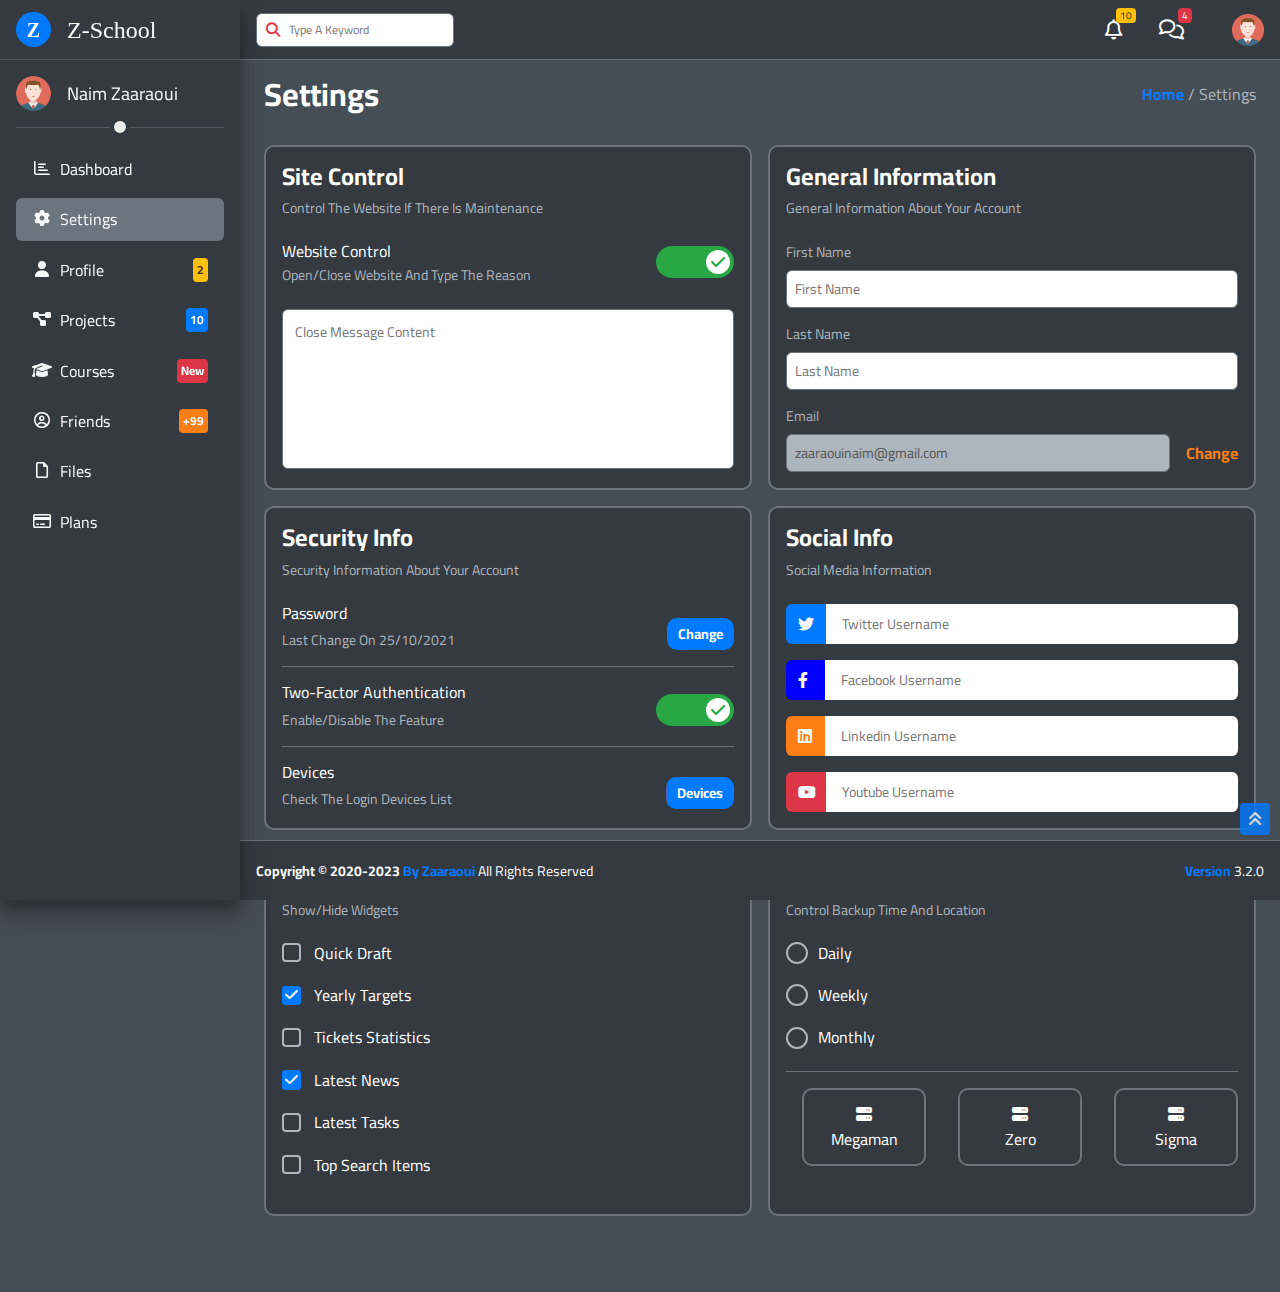
<file: Settings.html>
<!DOCTYPE html>
<html lang="en">

    <head>
        <meta charset="UTF-8">
        <meta http-equiv="X-UA-Compatible" content="IE=edge">
        <meta name="viewport" content="width=device-width, initial-scale=1.0">
        <meta name="description" content="Dashboard Website Template" />
        <title>Settings</title>
        <!-- Google Fonts -->
        <link rel="stylesheet" href="css/css2.css">
        <!-- Render All Elements Normally -->
        <link rel="stylesheet" href="css/normalize.css">
        <!-- Font Awesome Library -->
        <link rel="stylesheet" href="css/all.min.css">
        <!-- Framework CSS File -->
        <link rel="stylesheet" href="css/framework.css">
        <!-- Main CSS File -->
        <link rel="stylesheet" href="css/master.css">
    </head>

    <body>
        <div class="page flex">
            <aside class="main-sidebar bg-grey-dark p-fixed">
                <a href="index.html" class="logo flex items-center cursor-pointer px-4 py-3 border-b-1">
                    <span class="bg-blue text-light flex-center text-xl font-bold border-rad-50">Z</span>
                    <span class="hidden-mobile text-light text-xxl">Z-School</span>
                </a>
                <div class="sidebar p-4">
                    <div class="owner flex items-center pb-4 border-b-1 p-relative">
                        <img src="images/avatar.png" alt="" class="border-rad-50">
                        <span class="hidden-mobile text-lg text-light">Naim Zaaraoui</span>
                    </div>
                    <ul class="navigation my-5">
                        <li class="mb-2"><a href="index.html"
                                class="flex px-4 py-3 border-rad-6 p-relative text-light justify-center-mobile px-2-mobile"><i
                                    class="fa-regular fa-chart-bar fa-fw mr-2-lg"></i>
                                <span class="hidden-mobile">Dashboard</span></a>
                        </li>
                        <li class="mb-2"><a href="Settings.html"
                                class="active flex px-4 py-3 border-rad-6 p-relative text-light justify-center-mobile px-2-mobile"><i
                                    class="fa-solid fa-gear fa-fw mr-2-lg"></i>
                                <span class="hidden-mobile">Settings</span></a>
                        </li>
                        <li class="mb-2"><a href="Profile.html"
                                class="flex px-4 py-3 border-rad-6 p-relative text-light justify-center-mobile px-2-mobile"><i
                                    class="fa-solid fa-user fa-fw mr-2-lg"></i>
                                <span class="hidden-mobile">Profile</span> <span
                                    class="right hidden-mobile p-absolute bg-warning text-black border-rad-4 p-1 text-xs font-bold">2</span></a>
                        </li>
                        <li class="mb-2"><a href="Projects.html"
                                class="flex px-4 py-3 border-rad-6 p-relative text-light justify-center-mobile px-2-mobile"><i
                                    class="fa-solid fa-diagram-project fa-fw mr-2-lg"></i>
                                <span class="hidden-mobile">Projects</span><span
                                    class="right hidden-mobile p-absolute bg-blue text-white border-rad-4 p-1 text-xs font-bold">10</span></a>
                        </li>
                        <li class="mb-2"><a href="Courses.html"
                                class="flex px-4 py-3 border-rad-6 p-relative text-light justify-center-mobile px-2-mobile "><i
                                    class="fa-solid fa-graduation-cap fa-fw mr-2-lg"></i>
                                <span class="hidden-mobile">Courses</span><span
                                    class="right hidden-mobile p-absolute bg-red text-white border-rad-4 p-1 text-xs font-bold">New</span></a>
                        </li>
                        <li class="mb-2"><a href="Friends.html"
                                class="flex px-4 py-3 border-rad-6 p-relative text-light justify-center-mobile px-2-mobile"><i
                                    class="fa-regular fa-circle-user fa-fw mr-2-lg"></i>
                                <span class="hidden-mobile">Friends</span><span
                                    class="right hidden-mobile p-absolute bg-orange text-white border-rad-4 p-1 text-xs font-bold">+99</span></a>
                        </li>
                        <li class="mb-2"><a href="Files.html"
                                class="flex px-4 py-3 border-rad-6 p-relative text-light justify-center-mobile px-2-mobile"><i
                                    class="fa-regular fa-file fa-fw mr-2-lg"></i>
                                <span class="hidden-mobile">Files</span></a>
                        </li>
                        <li class="mb-2"><a href="Plans.html"
                                class="flex px-4 py-3 border-rad-6 p-relative text-light justify-center-mobile px-2-mobile"><i
                                    class="fa-regular fa-credit-card fa-fw mr-2-lg"></i>
                                <span class="hidden-mobile">Plans</span></a>
                        </li>

                    </ul>
                </div>
            </aside>
            <main class="main-content ml-16 overflow-hidden w-full">
                <!-- Start Header -->
                <header class="header ml-16 px-4 border-b-1 bg-grey-dark flex-between p-fixed">
                    <div class="search p-relative">
                        <input type="search" class="p-2 pl-8 caret-blue text-xs border-1 border-rad-6 hidden-mobile"
                            placeholder="Type A Keyword">
                    </div>
                    <div class="navbar account flex items-center gap-4">
                        <span class="notification p-relative">
                            <span class="bell p-relative mr-8"><i
                                    class="fa-regular fa-bell fa-lg cursor-pointer"></i></span>
                            <span class="comment p-relative mr-8"><i
                                    class="far fa-comments fa-lg cursor-pointer"></i></span>
                        </span>
                        <img src="images/avatar.png" alt="profile" class="cursor-pointer">
                    </div>
                </header>
                <!-- End Header -->
                <!-- Start Content -->
                <div class="content mx-4 mb-4 mx-1-mobile">
                    <div class="title py-4 mb-4 mx-2 flex-between gap-4 flex-column-mobile items-normal-mobile">
                        <h1 class="m-0 p-relative d-block w-fit">Settings</h1>
                        <span class="text-grey-light"><a href="Dashboard.html" class="text-blue font-bold">Home</a> /
                            Settings</span>
                    </div>
                    <!-- Start Wrapper Section -->
                    <section class="wrapper grid-2 gap-4 mx-2 grid-6-mobile gap-2-mobile mx-2-mobile">
                        <!-- Start Site Control Section -->
                        <section class="site-control bg-grey-dark p-4 border-rad-10 border-2-gray">
                            <h2 class="m-0">Site Control</h2>
                            <p class="text-sm text-grey-light mt-2 mb-6">Control The Website If There Is Maintenance</p>
                            <div class="info flex-between">
                                <div class="text">
                                    <span>Website Control</span>
                                    <p class="text-sm text-grey-light mt-1">Open/Close Website And Type The Reason</p>
                                </div>
                                <label>
                                    <input class="toggle-checkbox" type="checkbox" checked>
                                    <span class="toggle-switch"></span>
                                </label>
                            </div>
                            <textarea class="text-sm border-rad-6 mt-6 p-3 w-full border-1 resize-none caret-blue"
                                placeholder="Close Message Content"></textarea>
                        </section>
                        <!-- End Site Control Section -->

                        <!-- Start General Information Section -->
                        <section class="general-info bg-grey-dark p-4 border-rad-10 border-2-gray">
                            <h2 class="m-0">General Information</h2>
                            <p class="text-sm text-grey-light mt-2 mb-6">General Information About Your Account</p>
                            <form action="post">
                                <div class="first-name text-sm"><label for="first-name"
                                        class="block text-grey-light">First
                                        Name</label>
                                    <input type="text" id="first-name" name="first-name" placeholder="First Name"
                                        class="text-sm p-2 border-rad-6 w-full mt-2 mb-4 caret-blue border-1">
                                </div>
                                <div class="last-name text-sm"><label for="last-name" class="block text-grey-light">Last
                                        Name</label>
                                    <input type="text" id="last-name" name="last-name" placeholder="Last Name"
                                        class="text-sm p-2 border-rad-6 w-full mt-2 mb-4 caret-blue border-1">
                                </div>
                                <div class="email"><label for="mail" class="block text-grey-light text-sm">Email</label>
                                    <div class="input flex-between w-full mt-2">
                                        <input type="email" id="mail" name="mail" value="zaaraouinaim@gmail.com"
                                            disabled
                                            class="text-sm p-2 w-full mr-4 bg-grey-light border-rad-6 caret-blue border-1 cursor-no-drop">
                                        <a href="#" class="text-orange font-bold hvr-red trans-03">Change</a>
                                    </div>
                                </div>
                            </form>
                        </section>
                        <!-- End General Information Section -->

                        <!-- Start Security Info Section -->
                        <section class="security-info bg-grey-dark p-4 border-rad-10 border-2-gray">
                            <h2 class="m-0">Security Info</h2>
                            <p class="text-sm text-grey-light mt-2 mb-6">Security Information About Your Account</p>
                            <div>
                                <div class="box flex-end pb-4 border-b-1">
                                    <div class="text">
                                        <span>Password</span>
                                        <p class="text-sm text-grey-light mt-2">Last Change On 25/10/2021</p>
                                    </div>
                                    <a href="#change"
                                        class="btn-shape bg-blue text-white font-bold full-b trans-03">Change</a>
                                </div>
                                <div class="box flex-end border-b-1 py-4">
                                    <div class="text">
                                        <span>Two-Factor Authentication</span>
                                        <p class="text-sm text-grey-light mt-2">Enable/Disable The Feature</p>
                                    </div>
                                    <label>
                                        <input type="checkbox" checked class="toggle-checkbox">
                                        <span class="toggle-switch"></span>
                                    </label>
                                </div>
                                <div class="box flex-end pt-4">
                                    <div class="text">
                                        <span>Devices</span>
                                        <p class="text-sm text-grey-light mt-2">Check The Login Devices List</p>
                                    </div>
                                    <a href="#devices"
                                        class="btn-shape bg-blue text-white font-bold full-b trans-03">Devices</a>
                                </div>
                            </div>
                        </section>
                        <!-- End Security Info Section -->

                        <!-- Start Social Info Section -->
                        <section class="social-info bg-grey-dark p-4 border-rad-10 border-2-gray">
                            <h2 class="m-0">Social Info</h2>
                            <p class="text-sm text-grey-light mt-2 mb-6">Social Media Information</p>
                            <div>
                                <div class="box twitter flex items-center border-rad-6 mb-4 overflow-hidden">
                                    <i class="fa-brands fa-twitter p-3 text-light bg-blue size-10 transition"></i>
                                    <input type="text" placeholder="Twitter Username"
                                        class="w-full border-none text-sm h-10 pl-4">
                                </div>
                                <div class="box facebook flex items-center border-rad-6 mb-4 overflow-hidden">
                                    <i
                                        class="fa-brands fa-facebook-f p-3 text-light bg-blue-alt size-10 transition"></i>
                                    <input type="text" placeholder="Facebook Username"
                                        class="w-full border-none text-sm h-10 pl-4">
                                </div>
                                <div class="box linkedin flex items-center border-rad-6 mb-4 overflow-hidden">
                                    <i class="fa-brands fa-linkedin p-3 text-light bg-orange size-10 transition"></i>
                                    <input type="text" placeholder="Linkedin Username"
                                        class="w-full border-none text-sm h-10 pl-4">
                                </div>
                                <div class="box youtube flex items-center border-rad-6 overflow-hidden">
                                    <i class="fa-brands fa-youtube p-3 text-light bg-red size-10 transition"></i>
                                    <input type="text" placeholder="Youtube Username"
                                        class="w-full border-none text-sm h-10 pl-4">
                                </div>
                            </div>
                        </section>
                        <!-- End Social Info Section -->

                        <!-- Start Widgets Control Section -->
                        <section class="widgets-control bg-grey-dark p-4 border-rad-10 border-2-gray">
                            <h2 class="m-0">Widgets Control</h2>
                            <p class="text-sm text-grey-light mt-2 mb-6">Show/Hide Widgets</p>
                            <form action="">
                                <div class="item flex items-center mb-6">
                                    <input type="checkbox" id="one" name="quick draft"
                                        class="special-checkbox appearance-none">
                                    <label for="one" class="special-label p-relative pl-8 cursor-pointer">Quick
                                        Draft</label>
                                </div>
                                <div class="item flex items-center mb-6">
                                    <input type="checkbox" id="two" name="targets"
                                        class="special-checkbox appearance-none" checked>
                                    <label for="two" class="special-label p-relative pl-8 cursor-pointer">Yearly
                                        Targets</label>
                                </div>
                                <div class="item flex items-center mb-6">
                                    <input type="checkbox" id="three" name="tickets"
                                        class="special-checkbox appearance-none">
                                    <label for="three" class="special-label p-relative pl-8 cursor-pointer">Tickets
                                        Statistics</label>
                                </div>
                                <div class="item flex items-center mb-6">
                                    <input type="checkbox" id="four" name="news"
                                        class="special-checkbox appearance-none" checked>
                                    <label for="four" class="special-label p-relative pl-8 cursor-pointer">Latest
                                        News</label>
                                </div>
                                <div class="item flex items-center mb-6">
                                    <input type="checkbox" id="five" name="tasks"
                                        class="special-checkbox appearance-none">
                                    <label for="five" class="special-label p-relative pl-8 cursor-pointer">Latest
                                        Tasks</label>
                                </div>
                                <div class="item flex items-center mb-6">
                                    <input type="checkbox" id="six" name="top search"
                                        class="special-checkbox appearance-none">
                                    <label for="six" class="special-label p-relative pl-8 cursor-pointer">Top Search
                                        Items</label>
                                </div>
                            </form>
                        </section>
                        <!-- End Widgets Control Section -->

                        <!-- Start Backup Manager Section -->
                        <section class="backup-manager bg-grey-dark p-4 border-rad-10 border-2-gray">
                            <h2 class="m-0">Backup Manager</h2>
                            <p class="text-sm text-grey-light mt-2 mb-6">Control Backup Time And Location</p>
                            <div class="option flex items-center mb-6">
                                <input type="radio" name="time" id="daily" class="special-radio appearance-none">
                                <label for="daily" class="radio-label p-relative pl-8 cursor-pointer">Daily</label>
                            </div>
                            <div class="option flex items-center mb-6">
                                <input type="radio" name="time" id="week" class="special-radio appearance-none">
                                <label for="week" class="radio-label p-relative pl-8 cursor-pointer">Weekly</label>
                            </div>
                            <div class="option flex items-center mb-6">
                                <input type="radio" name="time" id="month" class="special-radio appearance-none">
                                <label for="month" class="radio-label p-relative pl-8 cursor-pointer">Monthly</label>
                            </div>
                            <div class="servers flex items-center mt-4 pt-4 border-t-1 gap-4 flex-column-mobile">
                                <input type="radio" name="server" id="mega" class="appearance-none">
                                <div class="server border-rad-10 w-full text-center border-2-gray transition">
                                    <label for="mega" class="block m-4 cursor-pointer">
                                        <i class="fa-solid fa-server block mb-2"></i>Megaman</label>
                                </div>
                                <input type="radio" name="server" id="zero" class="appearance-none">
                                <div class="server border-rad-10 w-full text-center border-2-gray transition">
                                    <label for="zero" class="block m-4 cursor-pointer">
                                        <i class="fa-solid fa-server block mb-2"></i>Zero</label>
                                </div>
                                <input type="radio" name="server" id="sigma" class="appearance-none">
                                <div class="server border-rad-10 w-full text-center border-2-gray transition">
                                    <label for="sigma" class="block m-4 cursor-pointer">
                                        <i class="fa-solid fa-server block mb-2"></i>Sigma</label>
                                </div>
                            </div>

                        </section>
                        <!-- End Backup Manager Section -->
                    </section>
                </div>
                <!-- End Content -->
                <!-- Start Footer -->
                <footer
                    class="footer text-light text-sm ml-16 px-4 border-t-1 bg-grey-dark flex-between p-fixed text-center-mobile">
                    <p class="copyright">
                        <span class="font-bold">Copyright &copy; 2020-2023</span>
                        <span class="font-bold text-blue">By Zaaraoui</span>
                        All Rights Reserved
                    </p>
                    <span class="version hidden-mobile">
                        <span class="font-bold text-blue">Version</span> 3.2.0
                    </span>
                </footer>
                <!-- End Footer -->
                <a href="#top" title="Back To Top"
                    class="up-button p-fixed right-10 border-rad-4 bg-blue text-light p-2 flex-center cursor-pointer"><i
                        class="fa-solid fa-angles-up"></i></a>
            </main>
        </div>
    </body>


</html>
</file>
<file: css/css2.css>
/* arabic */
@font-face {
  font-family: 'Cairo';
  font-style: normal;
  font-weight: 400;
  font-display: swap;
  src: url(https://fonts.gstatic.com/s/cairo/v26/SLXVc1nY6HkvangtZmpQdkhzfH5lkSscQyyS4J0.woff2) format('woff2');
  unicode-range: U+0600-06FF, U+200C-200E, U+2010-2011, U+204F, U+2E41, U+FB50-FDFF, U+FE80-FEFC;
}

/* latin-ext */
@font-face {
  font-family: 'Cairo';
  font-style: normal;
  font-weight: 400;
  font-display: swap;
  src: url(https://fonts.gstatic.com/s/cairo/v26/SLXVc1nY6HkvangtZmpQdkhzfH5lkSscSCyS4J0.woff2) format('woff2');
  unicode-range: U+0100-02AF, U+0300-0301, U+0303-0304, U+0308-0309, U+0323, U+0329, U+1E00-1EFF, U+2020, U+20A0-20AB, U+20AD-20CF, U+2113, U+2C60-2C7F, U+A720-A7FF;
}

/* latin */
@font-face {
  font-family: 'Cairo';
  font-style: normal;
  font-weight: 400;
  font-display: swap;
  src: url(font/Cairo-Regular.woff) format('woff2');
  unicode-range: U+0000-00FF, U+0131, U+0152-0153, U+02BB-02BC, U+02C6, U+02DA, U+02DC, U+0300-0301, U+0303-0304, U+0308-0309, U+0323, U+0329, U+2000-206F, U+2074, U+20AC, U+2122, U+2191, U+2193, U+2212, U+2215, U+FEFF, U+FFFD;
}

/* arabic */
@font-face {
  font-family: 'Cairo';
  font-style: normal;
  font-weight: 500;
  font-display: swap;
  src: url(https://fonts.gstatic.com/s/cairo/v26/SLXVc1nY6HkvangtZmpQdkhzfH5lkSscQyyS4J0.woff2) format('woff2');
  unicode-range: U+0600-06FF, U+200C-200E, U+2010-2011, U+204F, U+2E41, U+FB50-FDFF, U+FE80-FEFC;
}

/* latin-ext */
@font-face {
  font-family: 'Cairo';
  font-style: normal;
  font-weight: 500;
  font-display: swap;
  src: url(https://fonts.gstatic.com/s/cairo/v26/SLXVc1nY6HkvangtZmpQdkhzfH5lkSscSCyS4J0.woff2) format('woff2');
  unicode-range: U+0100-02AF, U+0300-0301, U+0303-0304, U+0308-0309, U+0323, U+0329, U+1E00-1EFF, U+2020, U+20A0-20AB, U+20AD-20CF, U+2113, U+2C60-2C7F, U+A720-A7FF;
}

/* latin */
@font-face {
  font-family: 'Cairo';
  font-style: normal;
  font-weight: 500;
  font-display: swap;
  src: url(font/Cairo-Medium.woff) format('woff2');
  unicode-range: U+0000-00FF, U+0131, U+0152-0153, U+02BB-02BC, U+02C6, U+02DA, U+02DC, U+0300-0301, U+0303-0304, U+0308-0309, U+0323, U+0329, U+2000-206F, U+2074, U+20AC, U+2122, U+2191, U+2193, U+2212, U+2215, U+FEFF, U+FFFD;
}

/* arabic */
@font-face {
  font-family: 'Cairo';
  font-style: normal;
  font-weight: 600;
  font-display: swap;
  src: url(https://fonts.gstatic.com/s/cairo/v26/SLXVc1nY6HkvangtZmpQdkhzfH5lkSscQyyS4J0.woff2) format('woff2');
  unicode-range: U+0600-06FF, U+200C-200E, U+2010-2011, U+204F, U+2E41, U+FB50-FDFF, U+FE80-FEFC;
}

/* latin-ext */
@font-face {
  font-family: 'Cairo';
  font-style: normal;
  font-weight: 600;
  font-display: swap;
  src: url(https://fonts.gstatic.com/s/cairo/v26/SLXVc1nY6HkvangtZmpQdkhzfH5lkSscSCyS4J0.woff2) format('woff2');
  unicode-range: U+0100-02AF, U+0300-0301, U+0303-0304, U+0308-0309, U+0323, U+0329, U+1E00-1EFF, U+2020, U+20A0-20AB, U+20AD-20CF, U+2113, U+2C60-2C7F, U+A720-A7FF;
}

/* latin */
@font-face {
  font-family: 'Cairo';
  font-style: normal;
  font-weight: 600;
  font-display: swap;
  src: url(font/Cairo-SemiBold.woff) format('woff2');
  unicode-range: U+0000-00FF, U+0131, U+0152-0153, U+02BB-02BC, U+02C6, U+02DA, U+02DC, U+0300-0301, U+0303-0304, U+0308-0309, U+0323, U+0329, U+2000-206F, U+2074, U+20AC, U+2122, U+2191, U+2193, U+2212, U+2215, U+FEFF, U+FFFD;
}

/* arabic */
@font-face {
  font-family: 'Cairo';
  font-style: normal;
  font-weight: 700;
  font-display: swap;
  src: url(https://fonts.gstatic.com/s/cairo/v26/SLXVc1nY6HkvangtZmpQdkhzfH5lkSscQyyS4J0.woff2) format('woff2');
  unicode-range: U+0600-06FF, U+200C-200E, U+2010-2011, U+204F, U+2E41, U+FB50-FDFF, U+FE80-FEFC;
}

/* latin-ext */
@font-face {
  font-family: 'Cairo';
  font-style: normal;
  font-weight: 700;
  font-display: swap;
  src: url(https://fonts.gstatic.com/s/cairo/v26/SLXVc1nY6HkvangtZmpQdkhzfH5lkSscSCyS4J0.woff2) format('woff2');
  unicode-range: U+0100-02AF, U+0300-0301, U+0303-0304, U+0308-0309, U+0323, U+0329, U+1E00-1EFF, U+2020, U+20A0-20AB, U+20AD-20CF, U+2113, U+2C60-2C7F, U+A720-A7FF;
}

/* latin */
@font-face {
  font-family: 'Cairo';
  font-style: normal;
  font-weight: 700;
  font-display: swap;
  src: url(font/Cairo-Bold.woff) format('woff2');
  unicode-range: U+0000-00FF, U+0131, U+0152-0153, U+02BB-02BC, U+02C6, U+02DA, U+02DC, U+0300-0301, U+0303-0304, U+0308-0309, U+0323, U+0329, U+2000-206F, U+2074, U+20AC, U+2122, U+2191, U+2193, U+2212, U+2215, U+FEFF, U+FFFD;
}

/* arabic */
@font-face {
  font-family: 'Cairo';
  font-style: normal;
  font-weight: 800;
  font-display: swap;
  src: url(https://fonts.gstatic.com/s/cairo/v26/SLXVc1nY6HkvangtZmpQdkhzfH5lkSscQyyS4J0.woff2) format('woff2');
  unicode-range: U+0600-06FF, U+200C-200E, U+2010-2011, U+204F, U+2E41, U+FB50-FDFF, U+FE80-FEFC;
}

/* latin-ext */
@font-face {
  font-family: 'Cairo';
  font-style: normal;
  font-weight: 800;
  font-display: swap;
  src: url(https://fonts.gstatic.com/s/cairo/v26/SLXVc1nY6HkvangtZmpQdkhzfH5lkSscSCyS4J0.woff2) format('woff2');
  unicode-range: U+0100-02AF, U+0300-0301, U+0303-0304, U+0308-0309, U+0323, U+0329, U+1E00-1EFF, U+2020, U+20A0-20AB, U+20AD-20CF, U+2113, U+2C60-2C7F, U+A720-A7FF;
}

/* latin */
@font-face {
  font-family: 'Cairo';
  font-style: normal;
  font-weight: 800;
  font-display: swap;
  src: url(font/Cairo-ExtraBold.woff) format('woff2');
  unicode-range: U+0000-00FF, U+0131, U+0152-0153, U+02BB-02BC, U+02C6, U+02DA, U+02DC, U+0300-0301, U+0303-0304, U+0308-0309, U+0323, U+0329, U+2000-206F, U+2074, U+20AC, U+2122, U+2191, U+2193, U+2212, U+2215, U+FEFF, U+FFFD;
}

/* arabic */
@font-face {
  font-family: 'Cairo';
  font-style: normal;
  font-weight: 900;
  font-display: swap;
  src: url(https://fonts.gstatic.com/s/cairo/v26/SLXVc1nY6HkvangtZmpQdkhzfH5lkSscQyyS4J0.woff2) format('woff2');
  unicode-range: U+0600-06FF, U+200C-200E, U+2010-2011, U+204F, U+2E41, U+FB50-FDFF, U+FE80-FEFC;
}

/* latin-ext */
@font-face {
  font-family: 'Cairo';
  font-style: normal;
  font-weight: 900;
  font-display: swap;
  src: url(https://fonts.gstatic.com/s/cairo/v26/SLXVc1nY6HkvangtZmpQdkhzfH5lkSscSCyS4J0.woff2) format('woff2');
  unicode-range: U+0100-02AF, U+0300-0301, U+0303-0304, U+0308-0309, U+0323, U+0329, U+1E00-1EFF, U+2020, U+20A0-20AB, U+20AD-20CF, U+2113, U+2C60-2C7F, U+A720-A7FF;
}

/* latin */
@font-face {
  font-family: 'Cairo';
  font-style: normal;
  font-weight: 900;
  font-display: swap;
  src: url(font/Cairo-Black.woff) format('woff2');
  unicode-range: U+0000-00FF, U+0131, U+0152-0153, U+02BB-02BC, U+02C6, U+02DA, U+02DC, U+0300-0301, U+0303-0304, U+0308-0309, U+0323, U+0329, U+2000-206F, U+2074, U+20AC, U+2122, U+2191, U+2193, U+2212, U+2215, U+FEFF, U+FFFD;
}
</file>
<file: css/framework.css>
/* Start Variables */
:root {
    --blue: #007bff;
    --red: #dc3545;
    --orange: #fd7e14;
    --yellow: #ffc107;
    --green: #28a745;
    --white: #fff;
    --gray: #6c757d;
    --black: #333;
    --primary: #007bff;
    --secondary: #6c757d;
    --success: #28a745;
    --light: #f8f9fa;
    --dark: #343a40;
    --grey-dark: #343a40;
    --grey-light: #adb5bd;
    --warning: #ffc107;
}

/* End Variables */

/* Start Box */
.flex {
    display: flex;
}

.flex-column {
    flex-direction: column;
}

.flex-row-reverse {
    flex-direction: row-reverse;
}

.justify-center {
    justify-content: center;
}

.space-between {
    justify-content: space-between;
}

.items-normal {
    align-items: normal;
}

.items-start {
    align-items: flex-start;
}

.items-end {
    align-items: flex-end;
}

.items-center {
    align-items: center;
}

.flex-wrap {
    flex-wrap: wrap;
}

.grow-1 {
    flex-grow: 1;
}

.grow-2 {
    flex-grow: 2;
}

.flex-1 {
    flex: 1;
}

.grid {
    display: grid;
}

.grid-2 {
    display: grid;
    grid-template-columns: repeat(auto-fill, minmax(30em, 1fr));
}

.grid-3 {
    display: grid;
    grid-template-columns: repeat(auto-fill, minmax(20em, 1fr));
}

.grid-6 {
    display: grid;
    grid-template-columns: repeat(auto-fill, minmax(10em, 1fr));
}

.gap-2 {
    gap: 0.5rem;
}

.gap-4 {
    gap: 1rem;
}

.gap-6 {
    gap: 1.5rem;
}

.block {
    display: block;
}

.appearance-none {
    appearance: none;
}

@media (max-width: 767px) {
    .block-mobile {
        display: block;
    }

    .hidden-mobile {
        display: none;
    }

    .flex-mobile {
        display: flex;
    }

    .items-normal-mobile {
        align-items: normal !important;
    }

    .items-center-mob {
        align-items: center;
    }

    .justify-center-mobile {
        justify-content: center;
    }

    .flex-column-mobile {
        flex-direction: column;
    }

    .grid-6-mobile {
        display: grid;
        grid-template-columns: minmax(10rem, 1fr);
    }

    .gap-2-mobile {
        gap: 0.5rem;
    }

    .gap-4-mobile {
        gap: 1rem;
    }

    .gap-6-mobile {
        gap: 1.5rem;
    }

}

.overflow-hidden {
    overflow: hidden;
}

.over-h {
    overflow: hidden;
}

.over-y-h {
    overflow-y: hidden;
}

.resize-none {
    resize: none;
}

/* End Box */

/* Start Position */
.p-fixed {
    position: fixed;
}

.p-relative {
    position: relative;
}

.p-absolute {
    position: absolute;
}

.p-sticky {
    position: sticky;
}

.top-0 {
    top: 0;
}

.right-0 {
    right: 0;
}

.bottom-0 {
    bottom: 0;
}

.left-0 {
    left: 0;
}

.top-10 {
    top: 10px;
}

.right-10 {
    right: 10px;
}

.bottom-10 {
    bottom: 10px;
}

.left-10 {
    left: 10px;
}

.index-1 {
    z-index: 1;
}


/* End Position */

/* Start width + Padding + Margin */
.size-4 {
    width: 1rem;
    height: 1rem;
}

.size-8 {
    width: 2rem;
    height: 2rem;
}

.size-10 {
    width: 2.5rem;
    height: 2.5rem;
}

.size-16 {
    width: 4rem;
    height: 4rem;
}

.size-20 {
    width: 5rem;
    height: 5rem;
}

.size-24 {
    width: 6rem;
    height: 6rem;
}

.size-40 {
    width: 10rem;
    height: 10rem;
}

.max-100 {
    max-width: 100%;
}

.w-40 {
    width: 10rem;
}

.w-60 {
    width: 15rem;
}

.min-w-60 {
    min-width: 15rem;
}

.w-80 {
    width: 20rem;
}

.w-full {
    width: 100%;
}

.w-fit {
    width: fit-content;
}

.h-10 {
    height: 2.5rem;
}

.h-full {
    height: 100%;
}

.p-0 {
    padding: 0;
}

.p-1 {
    padding: 0.25rem;
    /* = 4px*/
}

.p-2 {
    padding: 0.5rem;
    /* = 8px */
}

.p-3 {
    padding: .75rem;
}

.p-4 {
    padding: 1rem;
}

.p-5 {
    padding: 1.25rem;
}

.p-6 {
    padding: 1.5rem;
}

.px-0 {
    padding-left: 0;
    padding-right: 0;
}

.px-2 {
    padding-left: 0.5rem;
    padding-right: 0.5rem;
}

.px-4 {
    padding-right: 1rem;
    padding-left: 1rem;
}

.px-8 {
    padding-left: 2rem;
    padding-right: 2rem;
}

.py-0 {
    padding-top: 0;
    padding-bottom: 0;
}

.py-3 {
    padding-top: 0.75rem;
    padding-bottom: 0.75rem;
}

.py-4 {
    padding-top: 1rem;
    padding-bottom: 1rem;
}

.py-6 {
    padding-top: 1.5rem;
    padding-bottom: 1.5rem;
}

.pt-2 {
    padding-top: 0.5rem;
}

.pt-4 {
    padding-top: 1rem;
}

.pt-8 {
    padding-top: 2rem;
}

.pb-0 {
    padding-bottom: 0;
}

.pb-3 {
    padding-bottom: 0.75rem;
}

.pb-4 {
    padding-bottom: 1rem;
}

.pb-12 {
    padding-bottom: 3rem;
}

.pb-16 {
    padding-bottom: 4rem;
}

.pl-4 {
    padding-left: 1rem;
}

.pl-8 {
    padding-left: 2rem;
}


.m-0 {
    margin: 0;
}

.m-1 {
    margin: 0.25rem;
    /* = 4px*/
}

.m-2 {
    margin: 0.5rem;
    /* = 8px */
}

.m-3 {
    margin: .75rem;
}

.m-4 {
    margin: 1rem;
}

.m-5 {
    margin: 1.25rem;
}

.m-auto {
    margin: auto;
}

.mx-auto {
    margin-left: auto;
    margin-right: auto;
}

.mx-2 {
    margin-left: 0.5rem;
    margin-right: 0.5rem;
}

.mx-4 {
    margin-left: 1rem;
    margin-right: 1rem;
}

.my-2 {
    margin-top: 0.5rem;
    margin-bottom: 0.5rem;
}

.my-4 {
    margin-top: 1rem;
    margin-bottom: 1rem;
}

.my-5 {
    margin-top: 1.25rem;
    margin-bottom: 1.25rem;
}

.my-6 {
    margin-top: 1.5rem;
    margin-bottom: 1.5rem;
}

.mt-1 {
    margin-top: 0.25rem;
}

.mt-2 {
    margin-top: 0.5rem;
}

.mt-4 {
    margin-top: 1rem;
}

.mt-6 {
    margin-top: 1.5rem;
}

.mt-8 {
    margin-top: 2rem;
}

.mr-2 {
    margin-right: 0.5rem;
}

.mr-4 {
    margin-right: 1rem;
}

.mr-8 {
    margin-right: 2rem;
}

.mb-2 {
    margin-bottom: 0.5rem;
}

.mb-3 {
    margin-bottom: 0.75rem;
}

.mb-4 {
    margin-bottom: 1rem;
}

.mb-6 {
    margin-bottom: 1.5rem;
}

.mb-8 {
    margin-bottom: 2rem;
}

.ml-auto {
    margin-left: auto;
}

.ml-4 {
    margin-left: 1rem;
}

.ml-16 {
    margin-left: 4rem;
}

.ml-20 {
    margin-left: 5rem
}

@media (max-width: 767px) {
    .m-0-mobile {
        margin: 0;
    }

    .mx-1-mobile {
        margin-left: 0.25rem;
        margin-right: 0.25rem;
    }

    .mx-2-mobile {
        margin-left: 0.5rem;
        margin-right: 0.5rem;
    }

    .mt-2-mobile {
        margin-top: 0.5rem;
    }

    .mb-0-mobile {
        margin-bottom: 0;
    }

    .mb-4-mobile {
        margin-bottom: 1rem;
    }

    .px-2-mobile {
        padding-left: 0.5rem;
        padding-right: 0.5rem;
    }
}

@media (min-width: 768px) {
    .mr-2-lg {
        margin-right: 0.5rem;
    }
}

/* End Padding + Margin */

/* Start Border */
.border-none {
    border: none;
}

.b-eee {
    border: 1px solid #ccc;
}

.border-light {
    border: 2px solid var(--light);
}

.border-1 {
    border: 1px solid var(--gray);
}

.border-2-gray {
    border: 2px solid var(--secondary);
}

.border-t-1 {
    border-top: 1px solid var(--gray);
}

.border-r-1 {
    border-right: 1px solid var(--gray);
}

.border-b-1 {
    border-bottom: 1px solid var(--gray);
}

.border-l-1 {
    border-left: 1px solid var(--gray);
}

.border-l-2 {
    border-left: 2px solid;
}

.border-rad-4 {
    border-radius: 4px;
}

.border-rad-6 {
    border-radius: 6px;
}

.border-rad-10 {
    border-radius: 10px;
}

.border-rad-50 {
    border-radius: 50%;
}

.b-top {
    border-top: 1px solid #eee;
}

@media (max-width: 767px) {
    .border-none-mob {
        border: none;
    }
}

/* End border */

/* Start Colors */
.bg-white {
    background-color: var(--white);
}

.bg-yellow {
    background-color: var(--yellow);
}

.bg-blue {
    background-color: var(--blue);
}

.bg-blue-alt {
    background-color: blue;
}

.bg-orange {
    background-color: var(--orange);
}

.bg-green {
    background-color: var(--green);
}

.bg-red {
    background-color: var(--red);
}

.bg-light {
    background-color: var(--light);
}

.bg-gray {
    background-color: var(--gray);
}

.bg-grey-dark {
    background-color: var(--grey-dark);
}

.bg-grey-light {
    background-color: var(--grey-light);
}

.bg-warning {
    background-color: var(--warning);
}

.text-white {
    color: var(--white);
}

.text-light {
    color: var(--light);
}

.text-black {
    color: var(--black);
}

.text-gray {
    color: var(--gray);
}

.text-grey-light {
    color: var(--grey-light);
}

.text-blue {
    color: var(--blue);
}

.text-yellow {
    color: var(--yellow);
}

.text-orange {
    color: var(--orange);
}

.text-green {
    color: var(--green);
}

.text-red {
    color: var(--red);
}

.caret-blue {
    caret-color: var(--primary);
}

.opacity-50 {
    opacity: 0.5;
}

/* End Colors */

/* Start Font */
.text-center {
    text-align: center;
}

.text-right {
    text-align: right;
}

.text-xs {
    font-size: 0.75rem;
    line-height: 1rem;
}

.text-sm {
    font-size: 0.875rem;
    line-height: 1.25rem;
}

.text-base {
    font-size: 1rem;
    line-height: 1.5rem;
}

.text-lg {
    font-size: 1.125rem;
    line-height: 1.75rem;
}

.text-xl {
    font-size: 1.25rem;
    line-height: 1.75rem;
}

.text-xxl {
    font-size: 1.5rem;
    line-height: 2rem;
}

.text-10 {
    font-size: 2.5rem;
}

.font-bold {
    font-weight: bold;
}

.line-through {
    text-decoration: line-through;
}

.line-h-17 {
    line-height: 1.7;
}

.place-sm::placeholder {
    font-size: .875rem;
    line-height: 1.25;
}

@media (max-width: 767px) {
    .text-center-mobile {
        text-align: center;
    }

    .text-sm-mobile {
        font-size: 0.875rem;
        line-height: 1.25rem;
    }
}

/* End Font */

/* Start States */
.cursor-pointer {
    cursor: pointer;
}

.pointer {
    cursor: pointer;
}

.cursor-no-drop {
    cursor: no-drop;
}

.hover-bg-black:hover {
    background-color: var(--black);
}

.hvr-bg-red:hover {
    background-color: var(--red);
}

.hvr-bg-orange:hover {
    background-color: var(--orange);
}

.hvr-red:hover {
    color: var(--red);
}

.hvr-blue:hover {
    color: var(--blue);
}

.hvr-blue-alt:hover {
    color: blue;
}

.hvr-orange:hover {
    color: var(--orange);
}

.hover-b-orange:hover {
    border-color: var(--orange);
}

.hover-scale:hover {
    transform: scale(1.1);
}

.hvr-trans-x:hover {
    transform: translateX(10px);
}

.hvr-trans-y:hover {
    transform: translateY(-5px);
}

.hvr-index:hover {
    z-index: 1000;
}

/* End States */
/* Start Transition */
.transition {
    transition: var(--main-transition);
}

.trans-03 {
    transition: var(--main-transition);
}

/* End Transition */

/* Start Components */
.flex-center {
    display: flex;
    justify-content: center;
    align-items: center;
}

.flex-between {
    display: flex;
    justify-content: space-between;
    align-items: center;
}

.flex-end {
    display: flex;
    justify-content: space-between;
    align-items: flex-end;
}

.btn-shape {
    width: fit-content;
    padding: .5rem .7rem;
    border-radius: 10px;
    font-size: 0.9rem;
}

.toggle-checkbox {
    /* position: absolute; */
    /* visibility: hidden; */
    /* width: 0;
    height: 0;
    top: -30px;
    left: -30px; */
    /* opacity: 0; */
    appearance: none;
    display: none;
}

.toggle-switch {
    position: relative;
    display: inline-block;
    width: 78px;
    height: 32px;
    cursor: pointer;
    border-radius: 30px;
    background-color: var(--red);
    transition: var(--main-transition);
}

.toggle-switch::before {
    font-family: "Font Awesome 6 Free";
    content: "\f00d";
    position: absolute;
    font-weight: 900;
    width: 24px;
    height: 24px;
    background-color: white;
    color: var(--red);
    border-radius: 50%;
    top: 50%;
    /* top: 4px; */
    transform: translateY(-50%);
    left: 4px;
    display: flex;
    justify-content: center;
    align-items: center;
    transition: var(--main-transition);
}

.toggle-checkbox:checked+.toggle-switch {
    background-color: var(--green);
}

.toggle-checkbox:checked+.toggle-switch::before {
    /* transform: translate(46px, -50%); */
    content: "\f00c";
    color: var(--green);
    left: 50px;
}

.special-label::before,
.special-label::after {
    position: absolute;
    left: 0;
    top: 50%;
    width: 1.2rem;
    height: 1.2rem;
    margin-top: -0.6rem;
    border-radius: 4px;
    transition: var(--main-transition);
}

.special-label::before {
    content: "";
    border: 2px solid var(--grey-light);
}

.special-label::after {
    font-family: "Font Awesome 6 Free";
    content: "\f00c";
    font-weight: 900;
    font-size: 0.9rem;
    background-color: var(--blue);
    color: white;
    display: flex;
    justify-content: center;
    align-items: center;
    transform: scale(0) rotate(360deg);
}

.special-label:hover::before,
.special-checkbox:checked+.special-label::before {
    border-color: var(--blue);
}

.special-checkbox:checked+.special-label::after {
    transform: scale(1);
}

.radio-label::before {
    content: "";
    width: 22px;
    height: 22px;
    left: 0;
    top: 50%;
    margin-top: -11px;
    border: 2px solid var(--grey-light);
    position: absolute;
    border-radius: 50%;
    transition: var(--main-transition);
}

.radio-label::after {
    content: "";
    width: 12px;
    height: 12px;
    left: 5px;
    top: 3px;
    background-color: var(--blue);
    position: absolute;
    border-radius: 50%;
    transition: var(--main-transition);
    transform: scale(0);
}

.special-radio:checked+.radio-label::before {
    border-color: var(--blue);
}

.special-radio:checked+.radio-label::after {
    transform: scale(1);
}

.full-bg::before {
    content: "";
    position: absolute;
    height: 100%;
    width: 0;
    top: 0;
    left: 0;
    background-color: var(--red);
    border-radius: 10px;
    z-index: -1;
    transition: var(--main-transition);
}

.full-bg:hover::before {
    width: 100%;
}

.full-b {
    background-image: linear-gradient(to right, var(--red) 50%, var(--blue) 50%);
    background-size: 200% 100%;
    background-position: bottom right;
}

.full-b:hover {
    background-position: bottom left;
}

.add::before {
    font-family: "Font Awesome 5 Free";
    content: "\2b";
    font-weight: 900;
    position: absolute;
    top: -20%;
    right: 10px;
    height: 2rem;
    width: 2rem;
    font-size: 1rem;
    border-radius: 50%;
    background-color: var(--light);
    color: var(--blue);
    display: flex;
    justify-content: center;
    align-items: center;
    cursor: pointer;
    z-index: 2;
    transition: var(--main-transition);
}

.add:hover::before {
    top: 10px;
}

.lr-line::before,
.lr-line::after {
    content: "";
    position: absolute;
    width: 2px;
    height: 0;
    border-radius: 10px;
    background-color: var(--blue);
    transition: var(--main-transition);
}

.lr-line::before {
    top: 2px;
    left: -2px;
}

.lr-line::after {
    bottom: 2px;
    right: -2px;
}

.lr-line:hover::before,
.lr-line:hover::after {
    height: 100%;
}

.flash::before {
    content: "";
    position: absolute;
    top: 50%;
    left: 50%;
    transform: translate(-50%, -50%);
    width: 0;
    height: 0;
    opacity: 0;
    background-color: rgba(250, 250, 2500, 20%);
}

.flash:hover::before {
    animation: flash .5s forwards;
}

/* End Components */

@keyframes flash {

    0%,
    40% {
        opacity: 1;
    }

    100% {
        opacity: 0;
        width: 200%;
        height: 200%;
    }
}
</file>
<file: css/master.css>
/* Start Variables */
:root {
    --blue: #007bff;
    --red: #dc3545;
    --orange: #fd7e14;
    --yellow: #ffc107;
    --green: #28a745;
    --white: #fff;
    --gray: #6c757d;
    --black: #333;
    --primary: #007bff;
    --secondary: #6c757d;
    --success: #28a745;
    --light: #f8f9fa;
    --dark: #343a40;
    --grey-dark: #343a40;
    --grey-light: #adb5bd;
    --warning: #ffc107;
    --facebook-color: #1da1f2;
    --facebook-bg: #1877f233;
    --twitter-bg: #1da1f233;
    --twitter-color: #1da1f2;
    --youtube-bg: #ff000033;
    --youtube-color: #ff0000;
    --linkedin-bg: #0077b533;
    --linkedin-color: #0077b5;
    --main-transition: 0.3s;
}

/* End Variables */

/* Start Global Rules */
*,
*::before,
*::after {
    box-sizing: border-box;
    padding: 0;
    margin: 0;
}

html {
    scroll-behavior: smooth;
}

body {
    font-family: Cairo, sans-serif;
    background-color: #454d55;
    color: white;
}

ul {
    list-style: none;
}

a {
    text-decoration: none;
}

*:focus {
    outline: none;
}

::-webkit-scrollbar {
    width: 15px;
}

::-webkit-scrollbar-track {
    background-color: white;
}

::-webkit-scrollbar-thumb {
    background-color: var(--blue);
}

/* End Global Rules */

/* Start Main Sidebar */
.main-sidebar {
    width: 4rem;
    height: 100vh;
    box-shadow: 0 14px 28px rgba(0, 0, 0, .25),
        0 10px 10px rgba(0, 0, 0, .22);
    top: 0;
    left: 0;
    z-index: 5;
}

@media (min-width: 768px) {
    .main-sidebar {
        width: 15rem;
    }
}


.main-sidebar .logo {
    border-color: #4f5962;
}

.main-sidebar .logo span:first-child {
    font-family: fantasy;
    width: 35px;
    height: 35px;
}

.main-sidebar .logo span:last-child {
    font-family: fantasy;
}

.main-sidebar .owner {
    border-color: #4f5962;
}

@media (max-width: 767px) {

    .main-sidebar .logo,
    .main-sidebar .owner {
        justify-content: center;
    }
}

.main-sidebar .owner img {
    width: 35px;
    height: 35px;
}

@media (min-width: 768px) {

    .main-sidebar .logo span:first-child,
    .main-sidebar .owner img {
        margin-right: 1rem;
    }

    .main-sidebar .owner::after {
        content: "";
        position: absolute;
        height: 20px;
        width: 20px;
        background-color: rgba(255, 255, 255, 0.9);
        border: 4px solid #343a40;
        border-radius: 50%;
        left: 50%;
        transform: translateX(-50%);
        bottom: -10px;
    }
}

.main-sidebar .navigation li a {
    transition: var(--main-transition);
}

.main-sidebar .navigation li a .right {
    right: 1rem;
    top: 50%;
    transform: translateY(-50%);
}


.main-sidebar .navigation li a.active,
.main-sidebar .navigation li a:hover {
    background-color: var(--gray);
}

/* End Main Sidebar */

/* Start Main Content */

/* Start Header */
.header {
    min-height: 3.75rem;
    top: 0;
    left: 0;
    right: 0;
    z-index: 1;
}



.header .search::before {
    font-family: "Font Awesome 5 Free";
    content: "\f002";
    position: absolute;
    font-weight: 900;
    font-size: 0.9em;
    color: var(--red);
    top: 50%;
    transform: translateY(-50%);
    left: 10px;
}

@media (max-width: 767px) {
    .header .search::before {
        font-size: 1.4rem;
        color: var(--light);
        cursor: pointer;
    }
}

.header .search input {
    transition: var(--main-transition);
}

.header .search input:focus {
    padding-right: 3rem;
}

.header .search input::placeholder {
    transition: var(--main-transition);
}

.header .search input:focus::placeholder {
    opacity: 0;
}

.header .account img {
    max-width: 2em;
}

.header .account .bell::before,
.header .account .comment::before {
    position: absolute;
    font-size: .6rem;
    border-radius: 4px;
    padding: 2px 4px;
    top: -20%;
}

.header .account .bell::before {
    right: -70%;
}

.header .account .comment::before {
    right: -30%;
}

.header .account .bell::before {
    content: "10";
    background-color: var(--warning);
    color: var(--black);
}

.header .account .comment::before {
    content: "4";
    background-color: var(--red);
    color: var(--white);
}

/* End Header */

/* Start Content */
.content {
    margin-top: 3.75rem;
    margin-bottom: 4.75rem;
}

/* .content h1 {
    background-image: linear-gradient(to left, #2067e1, #00d4ff);
    background-image: linear-gradient(to right, var(--red), var(--yellow));
    color: transparent;
    -webkit-background-clip: text;
    background-clip: text;
} */

/* Start Dashboard Page */

/* Start Wrapper */

/* Start Welcome Widget */

.welcome .avatar {
    margin-top: -2rem;
    box-shadow: 0 0 4px var(--black);
}

@media (max-width: 767px) {
    .welcome .avatar {
        margin: -2rem auto 0;
    }
}

/* End Welcome Widget */

/* Start Draft Widget */
.draft ::placeholder {
    color: var(--white);
}

.draft textarea {
    height: 7rem;
}

/* End Draft Widget */

/* Start Targets Widget */

.target-holder .info .level {
    height: 4px;
}

.target-holder .info .level>span span {
    right: -1rem;
    top: -1.8rem;
    padding: .1rem .3rem;
}

.target-holder .info .level>span span::after {
    content: "";
    position: absolute;
    border: 6px solid;
    left: 50%;
    transform: translateX(-50%);
    top: 22px;
}

.target-holder .money .info .level>span span::after {
    border-color: var(--blue) transparent transparent;
}

.target-holder .projects .info .level>span span::after {
    border-color: var(--red) transparent transparent;
}

.target-holder .team .info .level>span span::after {
    border-color: var(--green) transparent transparent;
}

/* End Targets Widget */

/* Start Tickets Widget */
.tickets .info .box {
    flex-basis: calc(50% - 1rem);
}

/* End Tickets Widget */

/* Start Latest News Widget */
.news .box img {
    width: 7rem;
}

/* End Latest News Widget */

/* Start Last Project Widget */

.last-project ul::before {
    content: "";
    position: absolute;
    height: 100%;
    width: 2px;
    background-color: var(--yellow);
    left: 11px;
}

.last-project ul li::before {
    content: "";
    display: block;
    width: 1.5rem;
    height: 1.5rem;
    border-radius: 50%;
    margin-right: 1rem;
    background-color: white;
    border: 2px solid var(--grey-dark);
    outline: 2px solid var(--yellow);
}

.last-project ul .done::before {
    background-color: var(--orange);
}

.last-project ul .current::before {
    animation: bg-change 1.5s infinite;
}

.last-project img {
    bottom: 0;
    right: 0;
}

/* End Last Project Widget */

/* Start Reminders Widget */
.reminders .box:first-child .text {
    border-left-color: var(--blue);
}

.reminders .box:nth-child(2) .text {
    border-left-color: var(--green);
}

.reminders .box:nth-child(3) .text {
    border-left-color: var(--orange);
}

.reminders .box:last-child .text {
    border-left-color: var(--red);
}

/* End Reminders Widget */

/* Start Stats Widget */
.stats i {
    width: 3.5rem;
}

.stats i:hover {
    transform: rotate(5deg);
}

/* End Stats Widget */

/* End Wrapper */

/* Start Projects */
/* Start Projects */
.responsive-table {
    overflow-x: auto;
}

.project img {
    width: 2rem;
    padding: 2px;
}

.project table td img:not(:first-child) {
    margin-left: -1rem;
}

.project table {
    min-width: 1000px;
    border-collapse: collapse;
}

.project table tr:hover td {
    background-color: var(--light);
    color: var(--black);
}

/* End Projects */
/* End Projects */

/* End Content */

/* Start Footer */
.footer {
    min-height: 3.75rem;
    bottom: 0;
    left: 0;
    right: 0;
    z-index: 1;
}

@media (max-width: 767px) {
    .footer {
        justify-content: center;
    }
}

/* End Footer */

@media (min-width: 768px) {

    .main-content,
    .header,
    .footer {
        margin-left: 15rem;
    }
}

/* End Main Content */
/* End Dashboard Page */

/* Start Settings Page */

.site-control textarea {
    min-height: 10rem;
}

.backup-manager .servers input:checked+.server {
    border-color: var(--yellow);
}

/* End Settings Page */

/* Start Profile Page */
.profile-page .avatar-box .level {
    height: 6px;
    width: 70%;
}

/* End Profile Page */

/* Start Projects Page */
.projects .box img {
    padding: 2px;
}

.projects .box img:not(:first-child) {
    margin-left: -1rem;
}

.projects .progress>div {
    height: 8px;
}

/* End Projects Page */

/* Start Courses Page */
.course .text span {
    left: 50%;
    transform: translateX(-50%);
    bottom: -16px;
}

/* End Courses Page */

/* Start Files Page */
.upload:hover i {
    animation: up-down 1s infinite;
}

/* End Files Page */

/* Start Plans Page */
.free .head {
    outline: 2px solid var(--green);
}

.basic .head {
    outline: 2px solid var(--blue);
}

.premium .head {
    outline: 2px solid var(--red);
}

.plan .head>span::before {
    content: "$";
    position: absolute;
    font-size: 1.7rem;
    left: -20px;
    top: -10px;
    font-weight: normal;
}

/* End Plans Page */

.up-button {
    bottom: 65px;
    z-index: 3;
    opacity: 0.8;
}

.up-button i {
    animation: up-down 0.7s infinite;
}

/* Start Animation */
@keyframes bg-change {

    0%,
    100% {
        background-color: white;
    }

    50% {
        background-color: var(--orange);
    }
}

@keyframes up-down {

    0%,
    100% {
        transform: translateY(0);
    }

    50% {
        transform: translateY(-3px);
    }
}

/* End Animation */
</file>
